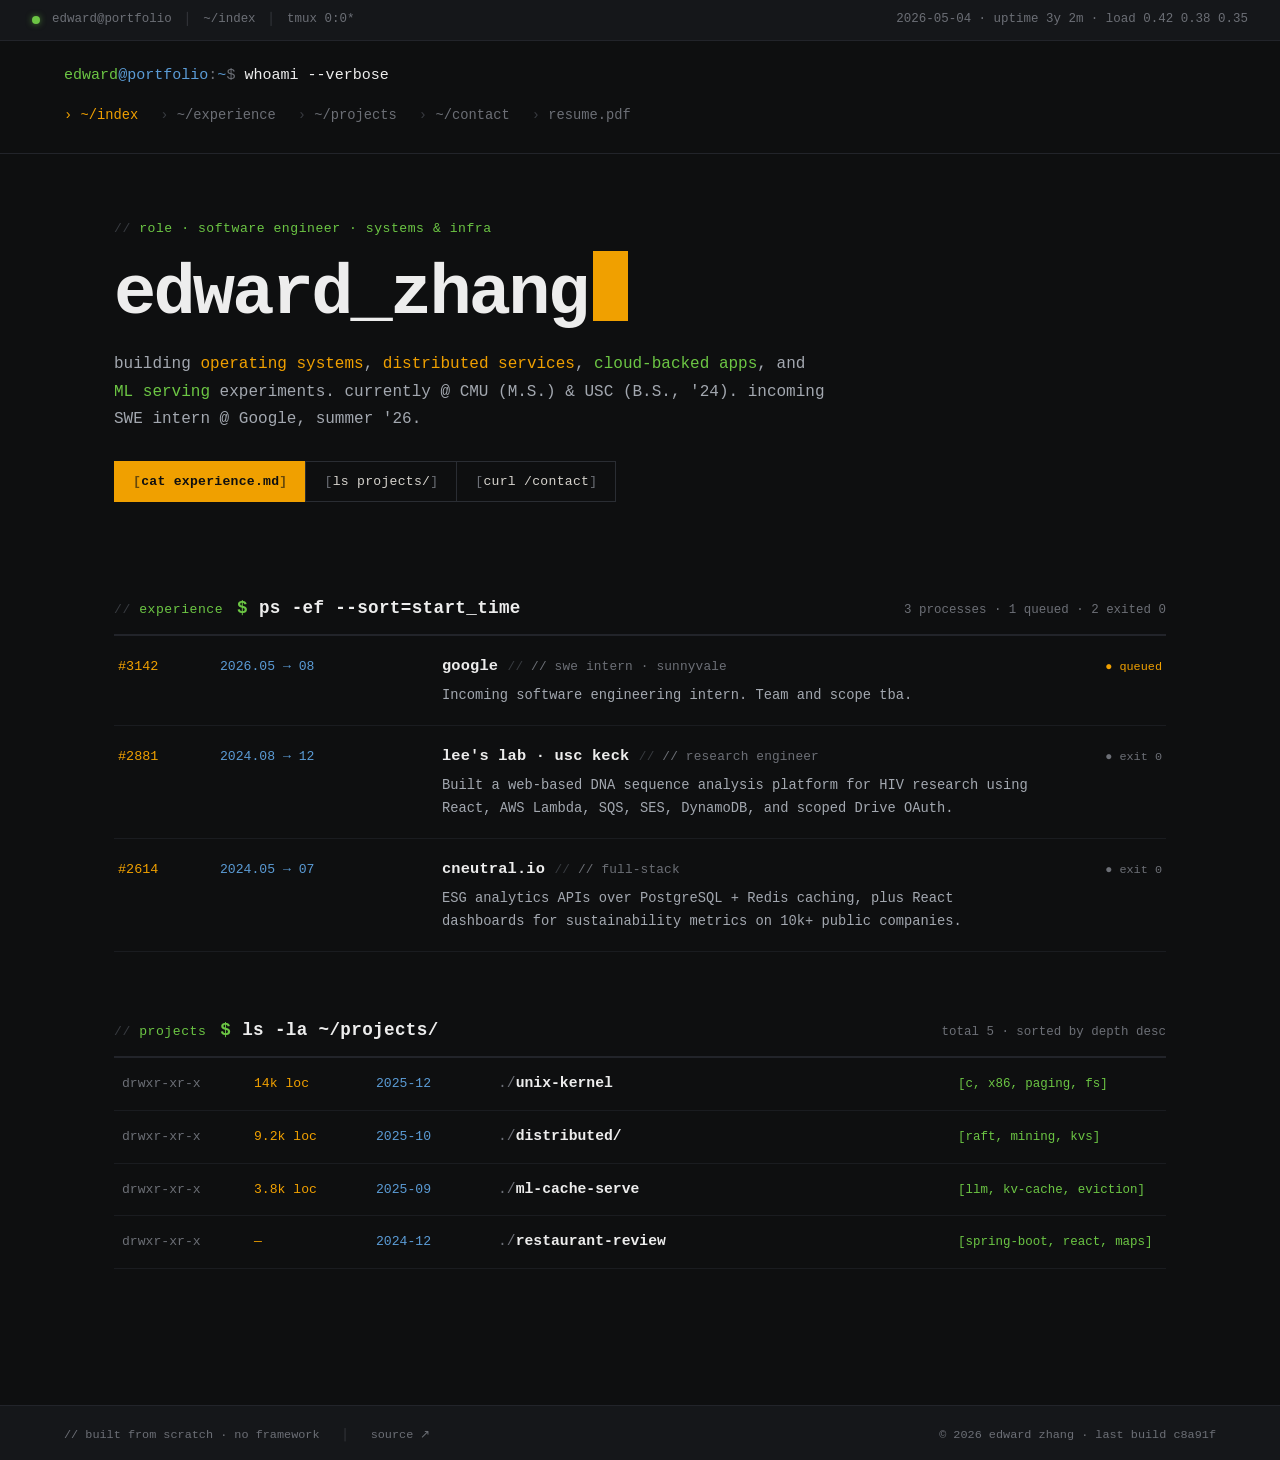
<file: index.html>
<!doctype html>
<html lang="en">
  <head>
    <meta charset="utf-8">
    <meta name="viewport" content="width=device-width, initial-scale=1">
    <meta
      name="description"
      content="Edward Zhang is a software engineer focused on operating systems, distributed systems, cloud infrastructure, and ML systems."
    >
    <title>edward@portfolio:~$ whoami</title>
    <link rel="stylesheet" href="styles.css">
  </head>
  <body>
    <div class="topbar">
      <span class="dot"></span>
      <span>edward@portfolio</span>
      <span class="sep">│</span>
      <span>~/index</span>
      <span class="sep hide-sm">│</span>
      <span class="hide-sm">tmux 0:0*</span>
      <span class="right">2026-05-04 · uptime 3y 2m · load 0.42 0.38 0.35</span>
    </div>

    <header class="site-header">
      <div class="prompt">
        <span class="u">edward</span><span class="p">@portfolio</span>:<span class="p">~</span>$ <span class="c">whoami --verbose</span>
      </div>
      <nav class="nav-links" aria-label="Primary navigation">
        <a class="active" href="index.html">~/index</a>
        <a href="experience.html">~/experience</a>
        <a href="projects.html">~/projects</a>
        <a href="contact.html">~/contact</a>
        <a href="assets/Edward_Zhang_Resume.pdf" target="_blank" rel="noreferrer">resume.pdf</a>
      </nav>
    </header>

    <main>
      <section class="intro">
        <p class="eyebrow">role · software engineer · systems &amp; infra</p>
        <h1>edward_zhang<span class="cursor"></span></h1>
        <p class="intro-lede">
          building <span class="k">operating systems</span>, <span class="k">distributed services</span>,
          <span class="s">cloud-backed apps</span>, and <span class="s">ML serving</span> experiments.
          currently @ CMU (M.S.) &amp; USC (B.S., '24). incoming SWE intern @ Google, summer '26.
        </p>
        <div class="link-row">
          <a class="button primary" href="experience.html">cat experience.md</a>
          <a class="button" href="projects.html">ls projects/</a>
          <a class="button" href="contact.html">curl /contact</a>
        </div>
      </section>

      <section class="section-block">
        <div class="section-heading">
          <p class="eyebrow">experience</p>
          <h2>ps -ef --sort=start_time</h2>
          <span class="meta-r">3 processes · 1 queued · 2 exited 0</span>
        </div>
        <div class="timeline">
          <article class="timeline-item">
            <p class="pid">3142</p>
            <p class="time">2026.05 → 08</p>
            <div>
              <h3>google <span class="role" style="display:inline">// swe intern · sunnyvale</span></h3>
              <p>Incoming software engineering intern. Team and scope tba.</p>
            </div>
            <p class="stat live">queued</p>
          </article>
          <article class="timeline-item">
            <p class="pid">2881</p>
            <p class="time">2024.08 → 12</p>
            <div>
              <h3>lee's lab · usc keck <span class="role" style="display:inline">// research engineer</span></h3>
              <p>Built a web-based DNA sequence analysis platform for HIV research using React, AWS Lambda, SQS, SES, DynamoDB, and scoped Drive OAuth.</p>
            </div>
            <p class="stat done">exit 0</p>
          </article>
          <article class="timeline-item">
            <p class="pid">2614</p>
            <p class="time">2024.05 → 07</p>
            <div>
              <h3>cneutral.io <span class="role" style="display:inline">// full-stack</span></h3>
              <p>ESG analytics APIs over PostgreSQL + Redis caching, plus React dashboards for sustainability metrics on 10k+ public companies.</p>
            </div>
            <p class="stat done">exit 0</p>
          </article>
        </div>
      </section>

      <section class="section-block">
        <div class="section-heading">
          <p class="eyebrow">projects</p>
          <h2>ls -la ~/projects/</h2>
          <span class="meta-r">total 5 · sorted by depth desc</span>
        </div>
        <div class="summary-grid">
          <a class="summary-card" href="projects.html#kernel">
            <span class="perm">drwxr-xr-x</span>
            <span class="sz">14k loc</span>
            <span class="dt">2025-12</span>
            <span class="nm">unix-kernel</span>
            <span class="tag">[c, x86, paging, fs]</span>
          </a>
          <a class="summary-card" href="projects.html#distributed">
            <span class="perm">drwxr-xr-x</span>
            <span class="sz">9.2k loc</span>
            <span class="dt">2025-10</span>
            <span class="nm">distributed/</span>
            <span class="tag">[raft, mining, kvs]</span>
          </a>
          <a class="summary-card" href="projects.html#mlsys">
            <span class="perm">drwxr-xr-x</span>
            <span class="sz">3.8k loc</span>
            <span class="dt">2025-09</span>
            <span class="nm">ml-cache-serve</span>
            <span class="tag">[llm, kv-cache, eviction]</span>
          </a>
          <a class="summary-card" href="projects.html">
            <span class="perm">drwxr-xr-x</span>
            <span class="sz">—</span>
            <span class="dt">2024-12</span>
            <span class="nm">restaurant-review</span>
            <span class="tag">[spring-boot, react, maps]</span>
          </a>
        </div>
      </section>
    </main>

    <footer class="site-footer">
      <span>// built from scratch · no framework</span>
      <span class="sep">│</span>
      <span><a href="https://github.com/EdwardZhang1108/EdwardZhang1108.github.io" target="_blank" rel="noreferrer">source ↗</a></span>
      <span class="right">© 2026 edward zhang · last build c8a91f</span>
    </footer>
  </body>
</html>
</file>
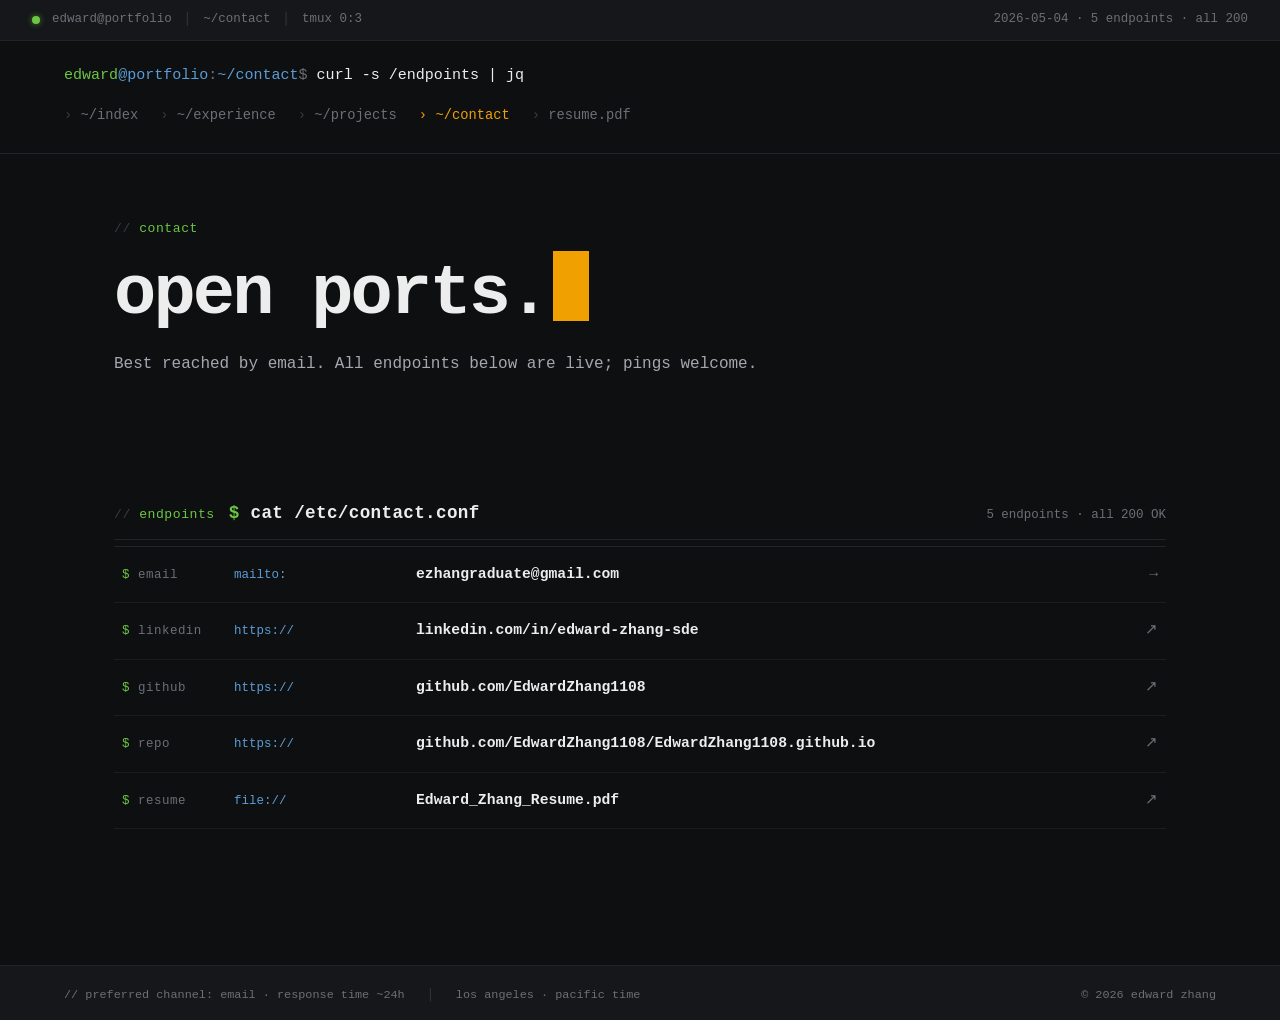
<file: contact.html>
<!doctype html>
<html lang="en">
  <head>
    <meta charset="utf-8">
    <meta name="viewport" content="width=device-width, initial-scale=1">
    <meta name="description" content="Contact links for Edward Zhang.">
    <title>edward@portfolio:~/contact$</title>
    <link rel="stylesheet" href="styles.css">
  </head>
  <body>
    <div class="topbar">
      <span class="dot"></span>
      <span>edward@portfolio</span>
      <span class="sep">│</span>
      <span>~/contact</span>
      <span class="sep hide-sm">│</span>
      <span class="hide-sm">tmux 0:3</span>
      <span class="right">2026-05-04 · 5 endpoints · all 200</span>
    </div>

    <header class="site-header">
      <div class="prompt">
        <span class="u">edward</span><span class="p">@portfolio</span>:<span class="p">~/contact</span>$ <span class="c">curl -s /endpoints | jq</span>
      </div>
      <nav class="nav-links" aria-label="Primary navigation">
        <a href="index.html">~/index</a>
        <a href="experience.html">~/experience</a>
        <a href="projects.html">~/projects</a>
        <a class="active" href="contact.html">~/contact</a>
        <a href="assets/Edward_Zhang_Resume.pdf" target="_blank" rel="noreferrer">resume.pdf</a>
      </nav>
    </header>

    <main>
      <section class="page-title">
        <p class="eyebrow">contact</p>
        <h1>open ports.<span class="cursor"></span></h1>
        <p>
          Best reached by email. All endpoints below are live; pings welcome.
        </p>
      </section>

      <section class="section-block">
        <div class="section-heading">
          <p class="eyebrow">endpoints</p>
          <h2>cat /etc/contact.conf</h2>
          <span class="meta-r">5 endpoints · all 200 OK</span>
        </div>
        <div class="contact-panel">
          <a href="mailto:ezhangraduate@gmail.com">
            <span>email</span>
            <span class="proto">mailto:</span>
            <strong>ezhangraduate@gmail.com</strong>
            <span class="arrow">→</span>
          </a>
          <a href="https://www.linkedin.com/in/edward-zhang-sde/" target="_blank" rel="noreferrer">
            <span>linkedin</span>
            <span class="proto">https://</span>
            <strong>linkedin.com/in/edward-zhang-sde</strong>
            <span class="arrow">↗</span>
          </a>
          <a href="https://github.com/EdwardZhang1108" target="_blank" rel="noreferrer">
            <span>github</span>
            <span class="proto">https://</span>
            <strong>github.com/EdwardZhang1108</strong>
            <span class="arrow">↗</span>
          </a>
          <a href="https://github.com/EdwardZhang1108/EdwardZhang1108.github.io" target="_blank" rel="noreferrer">
            <span>repo</span>
            <span class="proto">https://</span>
            <strong>github.com/EdwardZhang1108/EdwardZhang1108.github.io</strong>
            <span class="arrow">↗</span>
          </a>
          <a href="assets/Edward_Zhang_Resume.pdf" target="_blank" rel="noreferrer">
            <span>resume</span>
            <span class="proto">file://</span>
            <strong>Edward_Zhang_Resume.pdf</strong>
            <span class="arrow">↗</span>
          </a>
        </div>
      </section>
    </main>

    <footer class="site-footer">
      <span>// preferred channel: email · response time ~24h</span>
      <span class="sep">│</span>
      <span>los angeles · pacific time</span>
      <span class="right">© 2026 edward zhang</span>
    </footer>
  </body>
</html>
</file>
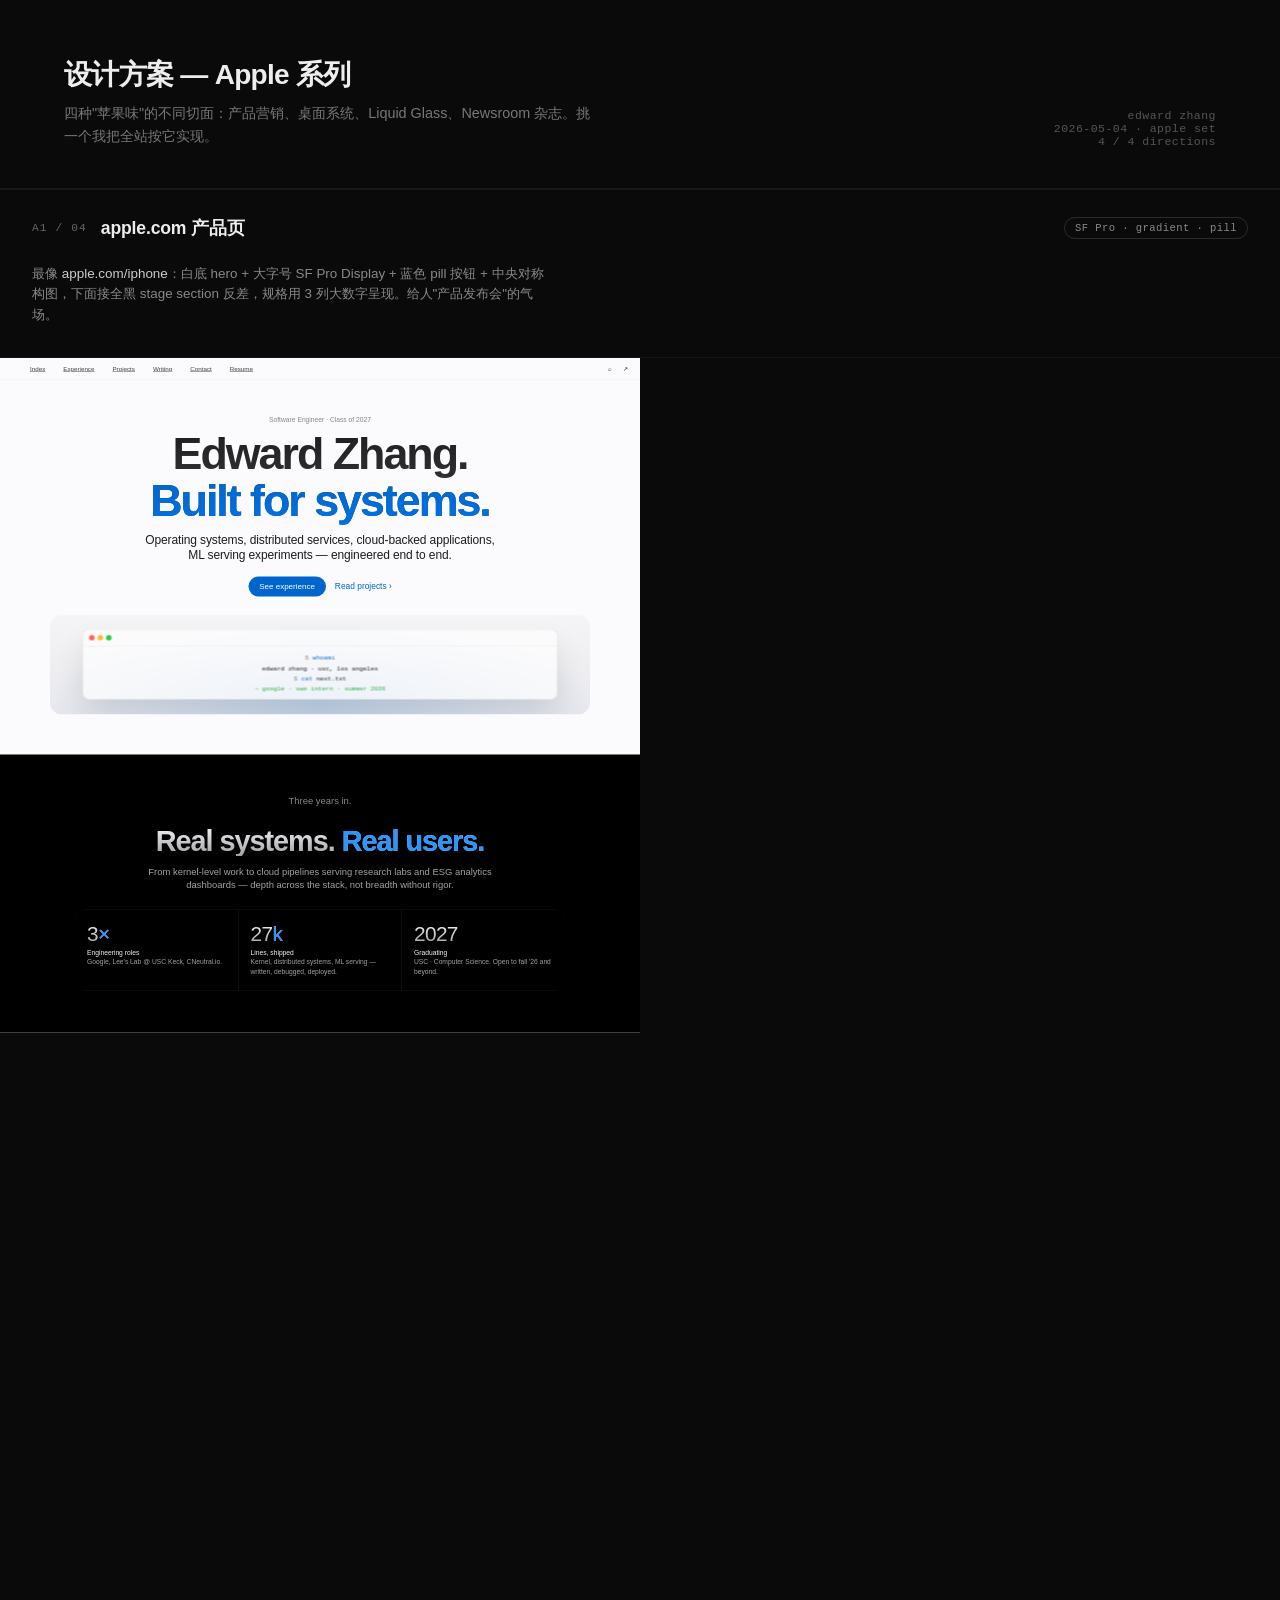
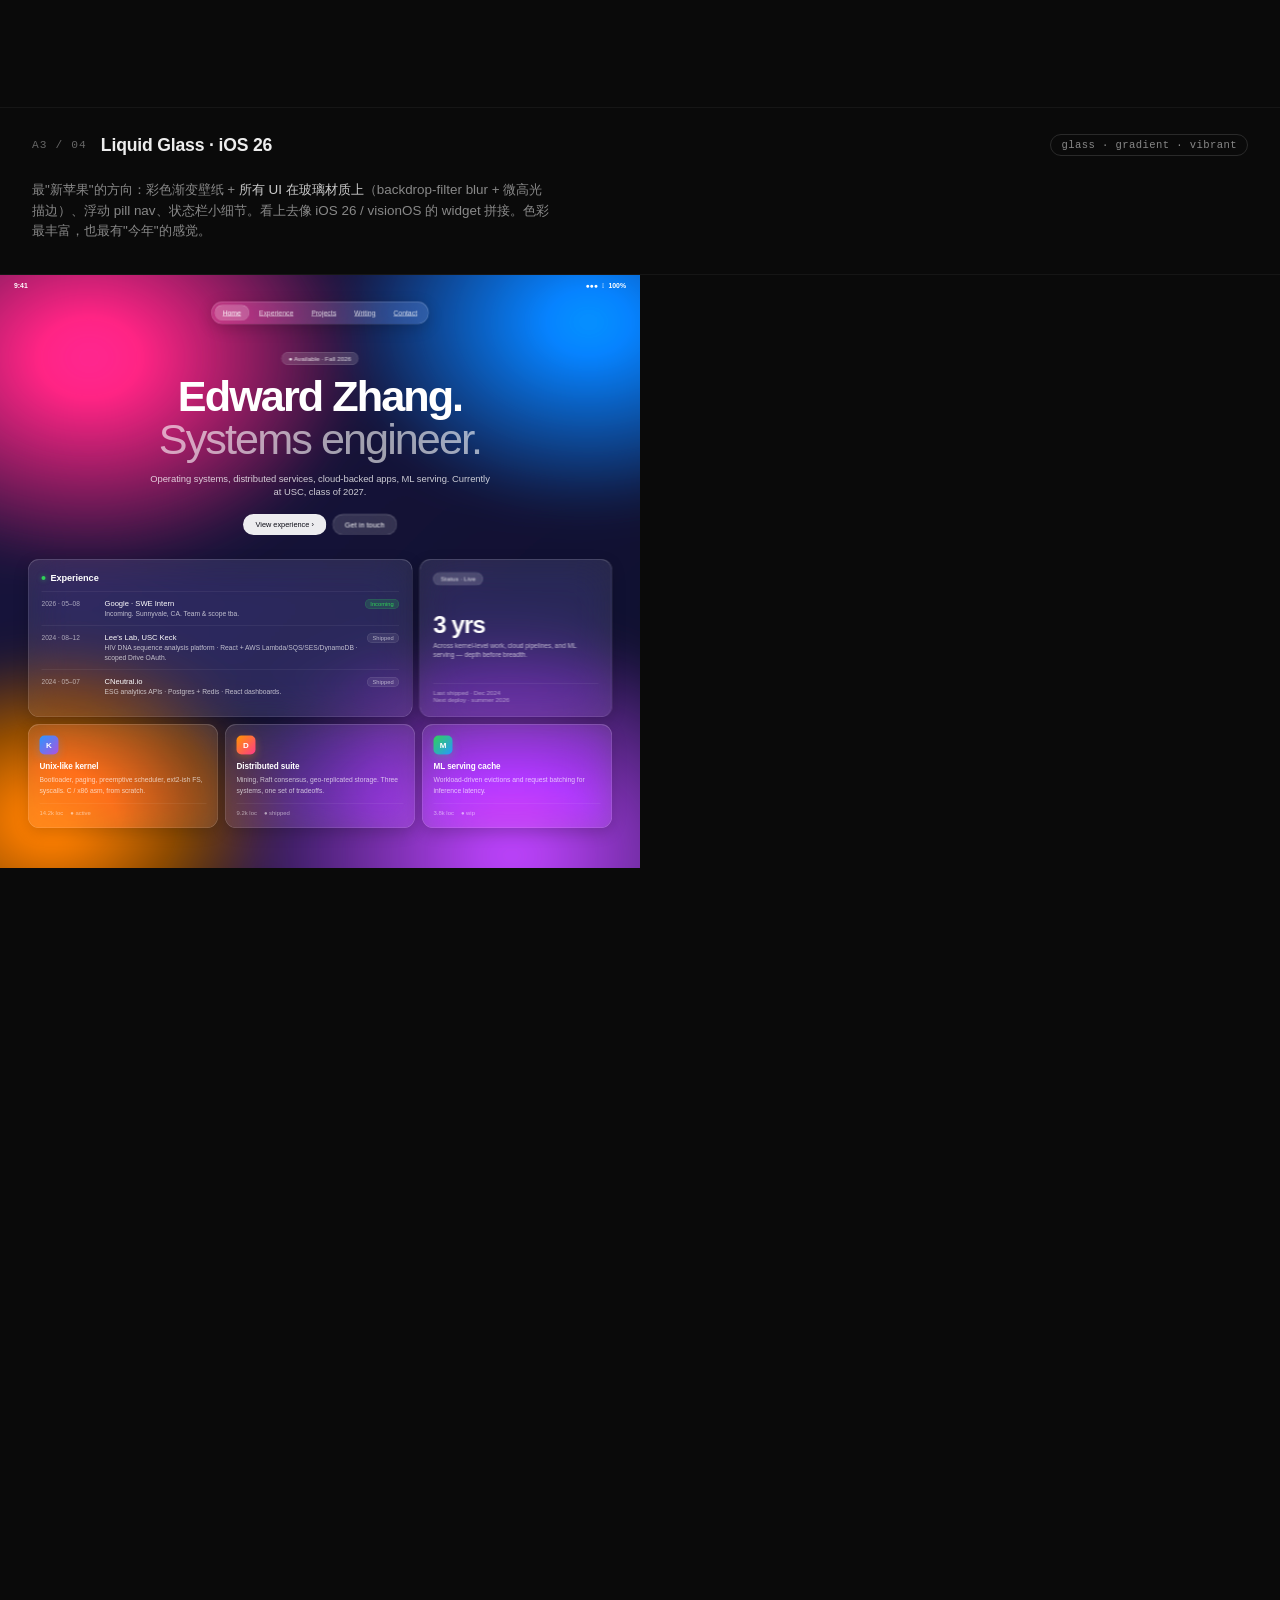
<file: design-showcase-apple.html>
<!doctype html>
<html lang="zh">
<head>
<meta charset="utf-8">
<meta name="viewport" content="width=device-width, initial-scale=1">
<title>设计方案 · Apple 系列</title>
<style>
/* ===================================================================
   SHELL
   =================================================================== */
*, *::before, *::after { box-sizing: border-box; }
html, body { margin: 0; padding: 0; }
body {
  background: #0a0a0a;
  color: #ededed;
  font-family: -apple-system, BlinkMacSystemFont, "SF Pro Text", "Inter", ui-sans-serif, sans-serif;
  -webkit-font-smoothing: antialiased;
}
.shell-head {
  padding: 56px 64px 40px;
  border-bottom: 1px solid #1a1a1a;
  display: flex; align-items: end; justify-content: space-between; gap: 32px;
}
.shell-head h1 {
  font-size: 1.75rem; margin: 0 0 8px;
  letter-spacing: -0.025em; font-weight: 600;
  font-family: -apple-system, "SF Pro Display", BlinkMacSystemFont, sans-serif;
}
.shell-head h1 em { font-style: normal; color: #888; font-weight: 400; }
.shell-head p { color: #777; margin: 0; font-size: 0.9rem; max-width: 540px; line-height: 1.6; }
.shell-head .meta {
  font-family: ui-monospace, "SF Mono", Menlo, monospace;
  font-size: 0.72rem; color: #555; text-align: right; letter-spacing: 0.04em;
}
.shell-grid {
  display: grid; grid-template-columns: repeat(2, 1fr);
  gap: 1px; background: #161616; border-top: 1px solid #161616;
}
.opt { background: #0a0a0a; display: flex; flex-direction: column; min-height: 560px; }
.opt-head { padding: 26px 32px 18px; display: flex; flex-direction: column; gap: 10px; }
.opt-row { display: flex; align-items: center; gap: 14px; }
.opt-num { font-family: ui-monospace, "SF Mono", Menlo, monospace; font-size: 0.7rem; color: #666; letter-spacing: 0.1em; }
.opt-title { font-size: 1.1rem; font-weight: 600; color: #ededed; letter-spacing: -0.01em; }
.opt-tag {
  margin-left: auto;
  font-family: ui-monospace, "SF Mono", Menlo, monospace;
  font-size: 0.66rem; color: #888;
  padding: 4px 10px; border: 1px solid #2a2a2a; border-radius: 100px; letter-spacing: 0.04em;
}
.opt-desc { font-size: 0.84rem; color: #888; line-height: 1.55; max-width: 520px; }
.opt-desc b { color: #ccc; font-weight: 500; }
.preview-frame { flex: 1; border-top: 1px solid #161616; height: 480px; overflow: hidden; position: relative; }
.preview-inner {
  width: 1280px;
  transform: scale(0.5);
  transform-origin: top left;
  pointer-events: none; user-select: none;
}

/* ===================================================================
   A1 · APPLE.COM PRODUCT PAGE
   black/white sectioning, huge SF Pro Display, blue pill buttons
   =================================================================== */
.a1 {
  background: #fbfbfd;
  color: #1d1d1f;
  font-family: -apple-system, "SF Pro Display", "SF Pro Text", BlinkMacSystemFont, sans-serif;
}
.a1 .hdr {
  position: sticky; top: 0;
  display: flex; align-items: center; justify-content: center; gap: 36px;
  padding: 0 24px; height: 44px;
  background: rgba(251,251,253,0.72);
  backdrop-filter: saturate(180%) blur(20px);
  -webkit-backdrop-filter: saturate(180%) blur(20px);
  border-bottom: 1px solid rgba(0,0,0,0.04);
  font-size: 0.78rem; color: #1d1d1f;
}
.a1 .hdr .apple { font-size: 1rem; }
.a1 .hdr a { color: #1d1d1f; opacity: 0.84; }
.a1 .hdr a:hover { opacity: 1; }
.a1 .hdr .right { margin-left: auto; display: flex; gap: 24px; }
.a1 .hero {
  text-align: center;
  padding: 72px 24px 40px;
}
.a1 .ey { font-size: 0.84rem; color: #86868b; margin: 0 0 12px; font-weight: 400; }
.a1 h1 {
  font-size: 5.6rem; line-height: 1.05; font-weight: 600;
  letter-spacing: -0.045em;
  margin: 0 0 18px;
  background: linear-gradient(180deg, #1d1d1f 0%, #424245 100%);
  -webkit-background-clip: text; -webkit-text-fill-color: transparent; background-clip: text;
}
.a1 h1 em {
  font-style: normal;
  background: linear-gradient(180deg, #06c 0%, #0071e3 100%);
  -webkit-background-clip: text; -webkit-text-fill-color: transparent; background-clip: text;
}
.a1 .sub { font-size: 1.5rem; color: #1d1d1f; max-width: 720px; margin: 0 auto 28px; line-height: 1.25; font-weight: 400; letter-spacing: -0.01em; }
.a1 .ctas { display: flex; justify-content: center; gap: 18px; align-items: center; }
.a1 .cta-link { color: #06c; font-size: 1.05rem; font-weight: 400; }
.a1 .cta-link::after { content: " ›"; }
.a1 .cta-pill {
  background: #06c; color: white;
  padding: 11px 22px; border-radius: 980px;
  font-size: 1rem; font-weight: 400;
}
.a1 .preview-img {
  margin: 36px auto 0; max-width: 1080px;
  height: 200px;
  border-radius: 24px;
  background:
    radial-gradient(800px 220px at 50% 90%, rgba(0,102,204,0.18), transparent 70%),
    linear-gradient(180deg, #f5f5f7 0%, #e8e8ed 100%);
  position: relative; overflow: hidden;
  display: grid; place-items: center;
}
.a1 .preview-img .term {
  width: 88%; height: 70%;
  background: rgba(255,255,255,0.7);
  backdrop-filter: blur(20px);
  border-radius: 14px;
  border: 1px solid rgba(0,0,0,0.06);
  box-shadow: 0 30px 60px rgba(0,0,0,0.1);
  display: grid; grid-template-rows: 32px 1fr;
}
.a1 .preview-img .term .bar {
  display: flex; align-items: center; gap: 6px;
  padding: 0 12px; border-bottom: 1px solid rgba(0,0,0,0.06);
}
.a1 .preview-img .term .bar i {
  display: inline-block; width: 11px; height: 11px; border-radius: 50%;
}
.a1 .preview-img .term .bar i:nth-child(1) { background: #ff5f57; }
.a1 .preview-img .term .bar i:nth-child(2) { background: #febc2e; }
.a1 .preview-img .term .bar i:nth-child(3) { background: #28c840; }
.a1 .preview-img .term .body {
  padding: 14px 16px;
  font-family: ui-monospace, "SF Mono", Menlo, monospace;
  font-size: 0.78rem; color: #1d1d1f;
  line-height: 1.65;
}
.a1 .preview-img .term .body .p { color: #86868b; }
.a1 .preview-img .term .body .g { color: #28a745; }
.a1 .preview-img .term .body .b { color: #06c; }

.a1 .dark {
  background: #000;
  color: #f5f5f7;
  text-align: center;
  padding: 80px 24px 84px;
  margin-top: 40px;
}
.a1 .dark .ey { color: #86868b; }
.a1 .dark h2 {
  font-size: 3.6rem; font-weight: 600; letter-spacing: -0.035em;
  margin: 0 0 18px; line-height: 1.05;
  background: linear-gradient(180deg, #f5f5f7 0%, #a1a1a6 100%);
  -webkit-background-clip: text; -webkit-text-fill-color: transparent; background-clip: text;
}
.a1 .dark h2 em { font-style: normal; color: #06c; background: none; -webkit-text-fill-color: #2997ff; }
.a1 .dark p { color: #a1a1a6; max-width: 700px; margin: 0 auto 36px; font-size: 1.18rem; line-height: 1.4; }
.a1 .specs {
  display: grid; grid-template-columns: repeat(3, 1fr);
  max-width: 980px; margin: 0 auto; gap: 1px;
  background: #1d1d1f; border-radius: 18px; overflow: hidden;
}
.a1 .specs .s { background: #000; padding: 28px 24px; text-align: left; }
.a1 .specs .num {
  font-size: 2.6rem; font-weight: 500; letter-spacing: -0.03em;
  background: linear-gradient(180deg, #f5f5f7 0%, #a1a1a6 100%);
  -webkit-background-clip: text; -webkit-text-fill-color: transparent; background-clip: text;
  line-height: 1; margin-bottom: 8px;
}
.a1 .specs .num em { font-style: normal; -webkit-text-fill-color: #2997ff; }
.a1 .specs .lbl { font-size: 0.84rem; color: #a1a1a6; line-height: 1.4; }
.a1 .specs .lbl b { color: #f5f5f7; font-weight: 500; }

/* ===================================================================
   A2 · MACOS SEQUOIA SIDEBAR
   window chrome, source list, vibrancy toolbar, segmented control
   =================================================================== */
.a2 {
  background: #e8e7e4;
  padding: 32px;
  font-family: -apple-system, "SF Pro Text", BlinkMacSystemFont, sans-serif;
  min-height: 860px;
}
.a2 .win {
  border-radius: 14px; overflow: hidden;
  background: #ffffff;
  box-shadow:
    0 0 0 0.5px rgba(0,0,0,0.18),
    0 30px 70px rgba(0,0,0,0.18),
    0 8px 16px rgba(0,0,0,0.08);
  display: grid;
  grid-template-columns: 240px 1fr;
  min-height: 760px;
}
.a2 .sidebar {
  background: rgba(228,228,232,0.5);
  backdrop-filter: blur(40px);
  border-right: 0.5px solid rgba(0,0,0,0.1);
  display: flex; flex-direction: column;
}
.a2 .sb-chrome {
  display: flex; align-items: center; gap: 8px;
  padding: 14px 14px 12px;
}
.a2 .sb-chrome i { display: inline-block; width: 12px; height: 12px; border-radius: 50%; }
.a2 .sb-chrome i:nth-child(1) { background: #ff5f57; box-shadow: inset 0 0 0 0.5px rgba(0,0,0,0.1); }
.a2 .sb-chrome i:nth-child(2) { background: #febc2e; box-shadow: inset 0 0 0 0.5px rgba(0,0,0,0.1); }
.a2 .sb-chrome i:nth-child(3) { background: #28c840; box-shadow: inset 0 0 0 0.5px rgba(0,0,0,0.1); }
.a2 .sb-search {
  margin: 6px 12px 18px;
  background: rgba(255,255,255,0.7);
  border: 0.5px solid rgba(0,0,0,0.12);
  border-radius: 6px;
  padding: 5px 10px;
  font-size: 0.82rem; color: #86868b;
  display: flex; align-items: center; gap: 6px;
}
.a2 .sb-search::before {
  content: "⌕"; font-size: 0.95rem; color: #86868b;
}
.a2 .sb-search .kbd { margin-left: auto; font-size: 0.74rem; color: #86868b; }
.a2 .sb-section { padding: 4px 8px; }
.a2 .sb-section h4 {
  font-size: 0.7rem; color: #6e6e73;
  text-transform: uppercase; letter-spacing: 0.04em;
  font-weight: 600; margin: 6px 8px 4px;
}
.a2 .sb-item {
  display: flex; align-items: center; gap: 8px;
  padding: 5px 10px; border-radius: 5px;
  font-size: 0.86rem; color: #1d1d1f;
  cursor: default;
}
.a2 .sb-item .ic {
  display: grid; place-items: center;
  width: 18px; height: 18px;
  font-size: 0.7rem; color: white;
  border-radius: 4px;
}
.a2 .sb-item.x { background: #006fe6; color: white; }
.a2 .sb-item.x .ic { background: rgba(255,255,255,0.25); }
.a2 .sb-item .ct { margin-left: auto; font-size: 0.74rem; color: #86868b; }
.a2 .sb-item.x .ct { color: rgba(255,255,255,0.8); }

.a2 .pane { display: flex; flex-direction: column; min-width: 0; }
.a2 .toolbar {
  height: 52px;
  background: rgba(255,255,255,0.78);
  backdrop-filter: saturate(180%) blur(30px);
  border-bottom: 0.5px solid rgba(0,0,0,0.1);
  display: flex; align-items: center; padding: 0 18px; gap: 12px;
}
.a2 .toolbar .nav-btn {
  width: 28px; height: 22px; display: grid; place-items: center;
  border-radius: 5px; color: #6e6e73; font-size: 0.92rem;
}
.a2 .toolbar .title { font-size: 0.92rem; font-weight: 600; }
.a2 .toolbar .sub { font-size: 0.78rem; color: #86868b; margin-left: 4px; }
.a2 .toolbar .seg {
  margin-left: auto;
  display: inline-flex; padding: 2px;
  background: rgba(120,120,128,0.18);
  border-radius: 7px;
}
.a2 .toolbar .seg span {
  padding: 4px 12px; font-size: 0.78rem; color: #1d1d1f;
  border-radius: 5px;
}
.a2 .toolbar .seg span.x {
  background: white; box-shadow: 0 1px 2px rgba(0,0,0,0.08), 0 0 0 0.5px rgba(0,0,0,0.04);
}
.a2 .content { padding: 28px 32px; overflow: hidden; }
.a2 .content h1 {
  font-size: 2rem; font-weight: 700;
  letter-spacing: -0.022em; margin: 0 0 4px;
  font-family: -apple-system, "SF Pro Display", sans-serif;
}
.a2 .content .sub1 { font-size: 0.95rem; color: #6e6e73; margin: 0 0 22px; }
.a2 .row {
  display: grid; grid-template-columns: 28px 1fr 160px 110px 90px;
  gap: 14px; align-items: center;
  padding: 12px 10px; border-radius: 8px;
  font-size: 0.88rem;
}
.a2 .row.head {
  font-size: 0.74rem; color: #6e6e73; text-transform: uppercase; letter-spacing: 0.04em;
  font-weight: 600; padding: 8px 10px;
  border-bottom: 0.5px solid rgba(0,0,0,0.1); border-radius: 0;
}
.a2 .row + .row:not(.head) { border-top: 0.5px solid rgba(0,0,0,0.06); }
.a2 .row .ic2 {
  width: 26px; height: 26px; border-radius: 6px;
  display: grid; place-items: center;
  font-size: 0.72rem; color: white; font-weight: 700;
}
.a2 .row .org { font-weight: 600; }
.a2 .row .org .role { font-weight: 400; color: #6e6e73; }
.a2 .row .yr { color: #6e6e73; font-feature-settings: "tnum"; font-size: 0.84rem; }
.a2 .row .tag {
  display: inline-block; padding: 2px 8px;
  border-radius: 5px; font-size: 0.74rem; font-weight: 500;
  background: rgba(120,120,128,0.16); color: #1d1d1f;
}
.a2 .row .tag.up { background: rgba(0,111,230,0.14); color: #006fe6; }
.a2 .row .stat { color: #6e6e73; font-size: 0.78rem; text-align: right; }

.a2 .group-h {
  margin: 18px 0 8px; font-size: 0.78rem;
  color: #6e6e73; font-weight: 600;
  text-transform: uppercase; letter-spacing: 0.04em;
  padding-left: 10px;
}

/* ===================================================================
   A3 · LIQUID GLASS / iOS 26
   colorful gradient backdrop, glass surfaces with blur, floating pill nav
   =================================================================== */
.a3 {
  font-family: -apple-system, "SF Pro Text", BlinkMacSystemFont, sans-serif;
  color: #fff;
  position: relative;
  min-height: 860px;
  background: #0a0a14;
  overflow: hidden;
}
.a3::before {
  content: ""; position: absolute; inset: -10%;
  background:
    radial-gradient(60% 50% at 20% 20%, #ff3b8a 0%, transparent 60%),
    radial-gradient(55% 45% at 85% 15%, #2997ff 0%, transparent 60%),
    radial-gradient(60% 50% at 75% 90%, #af52de 0%, transparent 65%),
    radial-gradient(50% 40% at 15% 85%, #ff9500 0%, transparent 60%),
    linear-gradient(135deg, #1a1635 0%, #0e1024 100%);
  filter: blur(40px) saturate(140%);
  z-index: 0;
}
.a3 > * { position: relative; z-index: 1; }
.a3 .statusbar {
  display: flex; justify-content: space-between; align-items: center;
  padding: 14px 28px 0;
  font-size: 0.86rem; font-weight: 600;
  font-feature-settings: "tnum";
}
.a3 .statusbar .right { display: flex; gap: 8px; align-items: center; }
.a3 .statusbar .right span { display: inline-block; }
.a3 .nav-pill {
  margin: 24px auto 0;
  display: inline-flex; align-items: center; gap: 4px;
  padding: 6px;
  background: rgba(255,255,255,0.14);
  backdrop-filter: blur(40px) saturate(180%);
  -webkit-backdrop-filter: blur(40px) saturate(180%);
  border: 0.5px solid rgba(255,255,255,0.22);
  border-radius: 100px;
  box-shadow: 0 8px 32px rgba(0,0,0,0.2), inset 0 1px 0 rgba(255,255,255,0.18);
  position: relative; left: 50%; transform: translateX(-50%);
}
.a3 .nav-pill a {
  padding: 8px 16px; border-radius: 100px;
  font-size: 0.86rem; color: rgba(255,255,255,0.84); font-weight: 500;
}
.a3 .nav-pill a.x {
  background: rgba(255,255,255,0.2);
  color: #fff;
  box-shadow: inset 0 1px 0 rgba(255,255,255,0.3), inset 0 0 0 0.5px rgba(255,255,255,0.18);
}
.a3 main { padding: 56px 56px 80px; }
.a3 .hero { text-align: center; margin-bottom: 48px; }
.a3 .ey {
  display: inline-block;
  padding: 5px 14px; border-radius: 100px;
  background: rgba(255,255,255,0.14);
  backdrop-filter: blur(30px);
  border: 0.5px solid rgba(255,255,255,0.2);
  font-size: 0.76rem; color: rgba(255,255,255,0.88);
  margin-bottom: 18px;
  letter-spacing: 0.02em;
}
.a3 h1 {
  font-family: -apple-system, "SF Pro Display", sans-serif;
  font-size: 5.4rem; font-weight: 600;
  letter-spacing: -0.045em; line-height: 1;
  margin: 0 0 22px;
  text-shadow: 0 1px 0 rgba(255,255,255,0.1);
}
.a3 h1 em { font-style: normal; opacity: 0.6; font-weight: 300; }
.a3 .sub {
  font-size: 1.18rem; color: rgba(255,255,255,0.78);
  max-width: 680px; margin: 0 auto 30px; line-height: 1.45;
  font-weight: 400; letter-spacing: -0.005em;
}
.a3 .btns { display: flex; justify-content: center; gap: 12px; }
.a3 .btn {
  padding: 12px 24px; border-radius: 100px;
  font-size: 0.92rem; font-weight: 500;
  background: rgba(255,255,255,0.14);
  backdrop-filter: blur(30px);
  border: 0.5px solid rgba(255,255,255,0.22);
  color: #fff;
  box-shadow: inset 0 1px 0 rgba(255,255,255,0.16);
}
.a3 .btn.x {
  background: rgba(255,255,255,0.92);
  color: #0a0a14;
  border-color: transparent;
}

.a3 .glass-grid {
  display: grid; grid-template-columns: 2fr 1fr; gap: 14px;
  margin-bottom: 14px;
}
.a3 .card {
  padding: 26px;
  background: rgba(255,255,255,0.1);
  backdrop-filter: blur(40px) saturate(160%);
  -webkit-backdrop-filter: blur(40px) saturate(160%);
  border: 0.5px solid rgba(255,255,255,0.2);
  border-radius: 22px;
  box-shadow:
    inset 0 1px 0 rgba(255,255,255,0.18),
    0 10px 30px rgba(0,0,0,0.18);
}
.a3 .card h3 {
  font-size: 1.15rem; font-weight: 600;
  margin: 0 0 16px; letter-spacing: -0.01em;
  display: flex; align-items: center; gap: 10px;
}
.a3 .card h3 .dot {
  display: inline-block; width: 8px; height: 8px; border-radius: 50%;
  background: #30d158; box-shadow: 0 0 10px rgba(48,209,88,0.6);
}
.a3 .exp-row {
  display: grid; grid-template-columns: 110px 1fr auto;
  gap: 16px; padding: 14px 0;
  border-top: 0.5px solid rgba(255,255,255,0.12);
  align-items: baseline;
}
.a3 .exp-row .yr { font-size: 0.82rem; color: rgba(255,255,255,0.6); font-feature-settings: "tnum"; }
.a3 .exp-row .org { font-size: 0.95rem; font-weight: 500; }
.a3 .exp-row .org .desc { display: block; font-size: 0.84rem; font-weight: 400; color: rgba(255,255,255,0.7); margin-top: 2px; line-height: 1.5; }
.a3 .exp-row .pill {
  font-size: 0.72rem; padding: 3px 10px; border-radius: 100px;
  background: rgba(48,209,88,0.18); color: #30d158;
  border: 0.5px solid rgba(48,209,88,0.3);
}
.a3 .exp-row .pill.dim { background: rgba(255,255,255,0.08); color: rgba(255,255,255,0.6); border-color: rgba(255,255,255,0.14); }

.a3 .stat-card { display: flex; flex-direction: column; justify-content: space-between; }
.a3 .stat-card .big {
  font-family: -apple-system, "SF Pro Display", sans-serif;
  font-size: 3rem; font-weight: 600;
  letter-spacing: -0.035em; line-height: 1;
  margin: 8px 0;
}
.a3 .stat-card .lbl { font-size: 0.82rem; color: rgba(255,255,255,0.7); line-height: 1.45; }

.a3 .proj-grid { display: grid; grid-template-columns: repeat(3, 1fr); gap: 14px; }
.a3 .proj { padding: 22px; }
.a3 .proj .ic {
  width: 38px; height: 38px; border-radius: 10px;
  background: linear-gradient(135deg, #2997ff, #af52de);
  margin-bottom: 14px;
  display: grid; place-items: center;
  font-size: 1rem; font-weight: 700; color: white;
  box-shadow: 0 6px 16px rgba(41,151,255,0.3);
}
.a3 .proj .ic.b { background: linear-gradient(135deg, #ff9500, #ff3b8a); box-shadow: 0 6px 16px rgba(255,149,0,0.3); }
.a3 .proj .ic.c { background: linear-gradient(135deg, #30d158, #2997ff); box-shadow: 0 6px 16px rgba(48,209,88,0.3); }
.a3 .proj h4 { font-size: 1.02rem; font-weight: 600; margin: 0 0 8px; letter-spacing: -0.01em; }
.a3 .proj p { font-size: 0.84rem; color: rgba(255,255,255,0.7); margin: 0; line-height: 1.55; }
.a3 .proj .meta {
  margin-top: 14px; padding-top: 12px;
  border-top: 0.5px solid rgba(255,255,255,0.12);
  font-size: 0.74rem; color: rgba(255,255,255,0.55);
  display: flex; gap: 14px;
}

/* ===================================================================
   A4 · APPLE NEWSROOM EDITORIAL
   white, NY serif, photo-led, magazine pacing
   =================================================================== */
.a4 {
  background: #ffffff;
  color: #1d1d1f;
  font-family: -apple-system, "SF Pro Text", BlinkMacSystemFont, sans-serif;
}
.a4 .hdr {
  display: grid; grid-template-columns: 1fr auto 1fr;
  align-items: center;
  padding: 20px 56px 18px;
  border-bottom: 0.5px solid #d2d2d7;
}
.a4 .hdr .left { font-size: 0.78rem; color: #86868b; letter-spacing: 0.04em; text-transform: uppercase; font-weight: 600; }
.a4 .hdr .brand {
  font-family: ui-serif, "New York", "Times New Roman", Georgia, serif;
  font-size: 1.4rem; font-weight: 500; letter-spacing: -0.01em;
}
.a4 .hdr .nav { display: flex; gap: 22px; justify-content: flex-end; font-size: 0.82rem; color: #1d1d1f; }
.a4 .hdr .nav a.x { color: #06c; }

.a4 .lead {
  display: grid; grid-template-columns: 1.1fr 1fr;
  gap: 0;
  border-bottom: 0.5px solid #d2d2d7;
}
.a4 .lead .text { padding: 56px 56px 56px 56px; align-self: center; }
.a4 .lead .ey {
  font-size: 0.76rem; color: #06c; font-weight: 600;
  letter-spacing: 0.06em; text-transform: uppercase;
  margin: 0 0 18px;
}
.a4 .lead h1 {
  font-family: ui-serif, "New York", "Times New Roman", Georgia, serif;
  font-size: 4.4rem; line-height: 1.04;
  font-weight: 500; letter-spacing: -0.022em;
  margin: 0 0 20px;
}
.a4 .lead h1 em { font-style: italic; color: #6e6e73; font-weight: 400; }
.a4 .lead .deck {
  font-size: 1.15rem; line-height: 1.5; color: #424245;
  max-width: 460px; margin: 0 0 28px;
}
.a4 .lead .by {
  font-size: 0.82rem; color: #86868b;
  border-top: 0.5px solid #d2d2d7;
  padding-top: 14px; max-width: 460px;
}
.a4 .lead .by b { color: #1d1d1f; font-weight: 600; }
.a4 .lead .img {
  background:
    radial-gradient(800px 400px at 30% 30%, rgba(0,102,204,0.18), transparent 60%),
    linear-gradient(135deg, #f5f5f7 0%, #d8dde6 100%);
  position: relative;
  display: grid; place-items: center;
}
.a4 .lead .img .device {
  width: 70%; aspect-ratio: 4 / 3;
  background: linear-gradient(180deg, #2c2c2e 0%, #1c1c1e 100%);
  border-radius: 12px;
  box-shadow: 0 30px 60px rgba(0,0,0,0.25);
  padding: 18px;
  font-family: ui-monospace, "SF Mono", Menlo, monospace;
  font-size: 0.74rem; color: #f5f5f7;
  line-height: 1.65;
}
.a4 .lead .img .device .p { color: #86868b; }
.a4 .lead .img .device .g { color: #30d158; }
.a4 .lead .img .device .b { color: #64d2ff; }
.a4 .lead .img .device .o { color: #ff9f0a; }

.a4 main { padding: 56px 56px 72px; }
.a4 .sec-head {
  display: flex; align-items: baseline; justify-content: space-between;
  border-bottom: 0.5px solid #d2d2d7;
  padding-bottom: 14px; margin-bottom: 28px;
}
.a4 .sec-head h2 {
  font-family: ui-serif, "New York", "Times New Roman", Georgia, serif;
  font-size: 2.2rem; font-weight: 500;
  letter-spacing: -0.018em; margin: 0;
}
.a4 .sec-head h2 em { font-style: italic; color: #6e6e73; }
.a4 .sec-head .more { font-size: 0.86rem; color: #06c; }
.a4 .sec-head .more::after { content: " ›"; }

.a4 .stories { display: grid; grid-template-columns: 1.4fr 1fr 1fr; gap: 28px; margin-bottom: 36px; }
.a4 .story .img2 {
  height: 160px; border-radius: 12px;
  margin-bottom: 14px; position: relative; overflow: hidden;
}
.a4 .story.a .img2 { background: linear-gradient(135deg, #1a1a1a 0%, #424245 100%); }
.a4 .story.b .img2 { background: linear-gradient(135deg, #06c 0%, #af52de 100%); }
.a4 .story.c .img2 { background: linear-gradient(135deg, #ff9500 0%, #ff3b30 100%); }
.a4 .story .img2 .tag {
  position: absolute; top: 12px; left: 12px;
  font-size: 0.7rem; padding: 3px 10px;
  background: rgba(255,255,255,0.94); color: #1d1d1f;
  border-radius: 100px; font-weight: 600;
  letter-spacing: 0.02em;
}
.a4 .story .img2 .ic-big {
  position: absolute; right: 18px; bottom: 12px;
  font-family: ui-serif, "New York", serif;
  font-size: 3rem; font-weight: 500;
  color: rgba(255,255,255,0.4); line-height: 1;
}
.a4 .story .ey2 { font-size: 0.74rem; color: #06c; font-weight: 600; letter-spacing: 0.06em; text-transform: uppercase; margin: 0 0 8px; }
.a4 .story h3 {
  font-family: ui-serif, "New York", "Times New Roman", Georgia, serif;
  font-size: 1.35rem; font-weight: 500;
  letter-spacing: -0.01em; line-height: 1.2;
  margin: 0 0 8px;
}
.a4 .story p { font-size: 0.92rem; color: #424245; line-height: 1.55; margin: 0 0 10px; }
.a4 .story .meta { font-size: 0.76rem; color: #86868b; }

.a4 .timeline {
  border-top: 0.5px solid #d2d2d7;
}
.a4 .tl-row {
  display: grid; grid-template-columns: 200px 1fr 180px;
  gap: 28px; padding: 22px 0;
  border-bottom: 0.5px solid #d2d2d7;
  align-items: baseline;
}
.a4 .tl-row .yr {
  font-family: ui-serif, "New York", serif;
  font-size: 1.4rem; font-weight: 500;
  font-feature-settings: "tnum";
  color: #1d1d1f;
  letter-spacing: -0.01em;
}
.a4 .tl-row .yr .month { display: block; font-size: 0.8rem; color: #86868b; margin-top: 2px; font-family: -apple-system, sans-serif; font-weight: 400; }
.a4 .tl-row h4 { font-size: 1.1rem; font-weight: 600; margin: 0 0 4px; letter-spacing: -0.005em; }
.a4 .tl-row p { font-size: 0.92rem; color: #424245; margin: 0; line-height: 1.55; }
.a4 .tl-row .right2 { font-size: 0.82rem; color: #86868b; text-align: right; }

</style>
</head>
<body>

<div class="shell-head">
  <div>
    <h1>设计方案 — Apple 系列</h1>
    <p>四种"苹果味"的不同切面：产品营销、桌面系统、Liquid Glass、Newsroom 杂志。挑一个我把全站按它实现。</p>
  </div>
  <div class="meta">
    edward zhang<br>
    2026-05-04 · apple set<br>
    4 / 4 directions
  </div>
</div>

<div class="shell-grid">

  <!-- ============================================================
       A1 · APPLE.COM PRODUCT PAGE
       ============================================================ -->
  <div class="opt">
    <div class="opt-head">
      <div class="opt-row">
        <span class="opt-num">A1 / 04</span>
        <span class="opt-title">apple.com 产品页</span>
        <span class="opt-tag">SF Pro · gradient · pill</span>
      </div>
      <p class="opt-desc">
        最像 <b>apple.com/iphone</b>：白底 hero + 大字号 SF Pro Display + 蓝色 pill 按钮 + 中央对称构图，下面接全黑 stage section 反差，规格用 3 列大数字呈现。给人"产品发布会"的气场。
      </p>
    </div>
    <div class="preview-frame">
      <div class="preview-inner a1">
        <header class="hdr">
          <span class="apple"></span>
          <a href="#">Index</a>
          <a href="#">Experience</a>
          <a href="#">Projects</a>
          <a href="#">Writing</a>
          <a href="#">Contact</a>
          <a href="#">Resume</a>
          <span class="right">
            <span>⌕</span>
            <span>↗</span>
          </span>
        </header>
        <section class="hero">
          <p class="ey">Software Engineer · Class of 2027</p>
          <h1>Edward Zhang.<br><em>Built for systems.</em></h1>
          <p class="sub">Operating systems, distributed services, cloud-backed applications, ML serving experiments — engineered end to end.</p>
          <div class="ctas">
            <span class="cta-pill">See experience</span>
            <span class="cta-link">Read projects</span>
          </div>
          <div class="preview-img">
            <div class="term">
              <div class="bar"><i></i><i></i><i></i></div>
              <div class="body">
<span class="p">$</span> <span class="b">whoami</span><br>
edward zhang · usc, los angeles<br>
<span class="p">$</span> <span class="b">cat</span> next.txt<br>
<span class="g">→ google · swe intern · summer 2026</span>
              </div>
            </div>
          </div>
        </section>
        <section class="dark">
          <p class="ey">Three years in.</p>
          <h2>Real systems. <em>Real users.</em></h2>
          <p>From kernel-level work to cloud pipelines serving research labs and ESG analytics dashboards — depth across the stack, not breadth without rigor.</p>
          <div class="specs">
            <div class="s">
              <div class="num">3<em>×</em></div>
              <div class="lbl"><b>Engineering roles</b><br>Google, Lee's Lab @ USC Keck, CNeutral.io.</div>
            </div>
            <div class="s">
              <div class="num">27<em>k</em></div>
              <div class="lbl"><b>Lines, shipped</b><br>Kernel, distributed systems, ML serving — written, debugged, deployed.</div>
            </div>
            <div class="s">
              <div class="num">2027</div>
              <div class="lbl"><b>Graduating</b><br>USC · Computer Science. Open to fall '26 and beyond.</div>
            </div>
          </div>
        </section>
      </div>
    </div>
  </div>

  <!-- ============================================================
       A2 · MACOS SEQUOIA SIDEBAR
       ============================================================ -->
  <div class="opt">
    <div class="opt-head">
      <div class="opt-row">
        <span class="opt-num">A2 / 04</span>
        <span class="opt-title">macOS Sequoia 边栏</span>
        <span class="opt-tag">window · source list · vibrancy</span>
      </div>
      <p class="opt-desc">
        把整个站当成一个 macOS app：<b>traffic light 窗口 chrome</b>、左侧 240px <b>Source List</b> 边栏 + Spotlight 搜索条、半透明 toolbar、segmented control 切视图、内容区像 Finder/Mail 列表。极强的"工程师工具"气质。
      </p>
    </div>
    <div class="preview-frame">
      <div class="preview-inner a2">
        <div class="win">
          <aside class="sidebar">
            <div class="sb-chrome"><i></i><i></i><i></i></div>
            <div class="sb-search">Search<span class="kbd">⌘F</span></div>
            <div class="sb-section">
              <h4>Favorites</h4>
              <div class="sb-item x">
                <span class="ic" style="background:#06c">⌂</span>
                <span>Index</span>
                <span class="ct">—</span>
              </div>
              <div class="sb-item">
                <span class="ic" style="background:#ff9500">▤</span>
                <span>Experience</span>
                <span class="ct">3</span>
              </div>
              <div class="sb-item">
                <span class="ic" style="background:#af52de">▦</span>
                <span>Projects</span>
                <span class="ct">7</span>
              </div>
              <div class="sb-item">
                <span class="ic" style="background:#30d158">✉</span>
                <span>Contact</span>
                <span class="ct">—</span>
              </div>
              <div class="sb-item">
                <span class="ic" style="background:#ff3b30">⤓</span>
                <span>Resume.pdf</span>
                <span class="ct">↗</span>
              </div>
            </div>
            <div class="sb-section">
              <h4>Tags</h4>
              <div class="sb-item">
                <span class="ic" style="background:#0a84ff">●</span>
                <span>systems</span>
                <span class="ct">5</span>
              </div>
              <div class="sb-item">
                <span class="ic" style="background:#bf5af2">●</span>
                <span>distributed</span>
                <span class="ct">3</span>
              </div>
              <div class="sb-item">
                <span class="ic" style="background:#30d158">●</span>
                <span>ml-sys</span>
                <span class="ct">2</span>
              </div>
            </div>
            <div class="sb-section">
              <h4>Smart Lists</h4>
              <div class="sb-item">
                <span class="ic" style="background:#86868b">⚙</span>
                <span>Recently shipped</span>
                <span class="ct">3</span>
              </div>
              <div class="sb-item">
                <span class="ic" style="background:#86868b">★</span>
                <span>Pinned</span>
                <span class="ct">2</span>
              </div>
            </div>
          </aside>
          <div class="pane">
            <div class="toolbar">
              <span class="nav-btn">‹</span>
              <span class="nav-btn">›</span>
              <span class="title">Index</span>
              <span class="sub">— Edward Zhang · Software Engineer</span>
              <div class="seg">
                <span class="x">List</span>
                <span>Card</span>
                <span>Timeline</span>
              </div>
            </div>
            <div class="content">
              <h1>Edward Zhang</h1>
              <p class="sub1">Systems &amp; infrastructure · USC class of 2027 · Los Angeles</p>

              <div class="row head">
                <span></span><span>Item</span><span>Period</span><span>Status</span><span>Tag</span>
              </div>

              <div class="group-h">Experience</div>
              <div class="row">
                <span class="ic2" style="background:#06c">G</span>
                <span class="org">Google <span class="role">— SWE Intern, Sunnyvale</span></span>
                <span class="yr">May → Aug 2026</span>
                <span><span class="tag up">Incoming</span></span>
                <span class="stat">systems</span>
              </div>
              <div class="row">
                <span class="ic2" style="background:#af52de">L</span>
                <span class="org">Lee's Lab @ USC Keck <span class="role">— Research Engineer</span></span>
                <span class="yr">Aug → Dec 2024</span>
                <span><span class="tag">Shipped</span></span>
                <span class="stat">cloud, react</span>
              </div>
              <div class="row">
                <span class="ic2" style="background:#30d158">C</span>
                <span class="org">CNeutral.io <span class="role">— Full-stack Engineer</span></span>
                <span class="yr">May → Jul 2024</span>
                <span><span class="tag">Shipped</span></span>
                <span class="stat">esg, postgres</span>
              </div>

              <div class="group-h">Projects</div>
              <div class="row">
                <span class="ic2" style="background:#1d1d1f">K</span>
                <span class="org">Unix-like kernel <span class="role">— bootloader, paging, scheduler, ext2-ish FS</span></span>
                <span class="yr">2025</span>
                <span><span class="tag up">Active</span></span>
                <span class="stat">c, x86</span>
              </div>
              <div class="row">
                <span class="ic2" style="background:#ff9500">D</span>
                <span class="org">Distributed systems suite <span class="role">— mining, Raft, geo-replication</span></span>
                <span class="yr">2025</span>
                <span><span class="tag">Shipped</span></span>
                <span class="stat">go, distributed</span>
              </div>
              <div class="row">
                <span class="ic2" style="background:#ff3b30">M</span>
                <span class="org">Cache-aware ML serving <span class="role">— evictions &amp; batching for inference</span></span>
                <span class="yr">2025</span>
                <span><span class="tag">WIP</span></span>
                <span class="stat">python, ml-sys</span>
              </div>
            </div>
          </div>
        </div>
      </div>
    </div>
  </div>

  <!-- ============================================================
       A3 · LIQUID GLASS / iOS 26
       ============================================================ -->
  <div class="opt">
    <div class="opt-head">
      <div class="opt-row">
        <span class="opt-num">A3 / 04</span>
        <span class="opt-title">Liquid Glass · iOS 26</span>
        <span class="opt-tag">glass · gradient · vibrant</span>
      </div>
      <p class="opt-desc">
        最"新苹果"的方向：彩色渐变壁纸 + <b>所有 UI 在玻璃材质上</b>（backdrop-filter blur + 微高光描边）、浮动 pill nav、状态栏小细节。看上去像 iOS 26 / visionOS 的 widget 拼接。色彩最丰富，也最有"今年"的感觉。
      </p>
    </div>
    <div class="preview-frame">
      <div class="preview-inner a3">
        <div class="statusbar">
          <span>9:41</span>
          <span class="right"><span>●●●</span><span>􀙇</span><span>100%</span></span>
        </div>
        <nav class="nav-pill">
          <a class="x" href="#">Home</a>
          <a href="#">Experience</a>
          <a href="#">Projects</a>
          <a href="#">Writing</a>
          <a href="#">Contact</a>
        </nav>
        <main>
          <section class="hero">
            <span class="ey">● Available · Fall 2026</span>
            <h1>Edward Zhang.<br><em>Systems engineer.</em></h1>
            <p class="sub">Operating systems, distributed services, cloud-backed apps, ML serving. Currently at USC, class of 2027.</p>
            <div class="btns">
              <span class="btn x">View experience ›</span>
              <span class="btn">Get in touch</span>
            </div>
          </section>

          <div class="glass-grid">
            <div class="card">
              <h3><span class="dot"></span> Experience</h3>
              <div class="exp-row">
                <span class="yr">2026 · 05–08</span>
                <span class="org">Google · SWE Intern<span class="desc">Incoming. Sunnyvale, CA. Team &amp; scope tba.</span></span>
                <span class="pill">Incoming</span>
              </div>
              <div class="exp-row">
                <span class="yr">2024 · 08–12</span>
                <span class="org">Lee's Lab, USC Keck<span class="desc">HIV DNA sequence analysis platform · React + AWS Lambda/SQS/SES/DynamoDB · scoped Drive OAuth.</span></span>
                <span class="pill dim">Shipped</span>
              </div>
              <div class="exp-row">
                <span class="yr">2024 · 05–07</span>
                <span class="org">CNeutral.io<span class="desc">ESG analytics APIs · Postgres + Redis · React dashboards.</span></span>
                <span class="pill dim">Shipped</span>
              </div>
            </div>
            <div class="card stat-card">
              <span class="ey" style="margin: 0; align-self: flex-start;">Status · Live</span>
              <div>
                <div class="big">3 yrs</div>
                <div class="lbl">Across kernel-level work, cloud pipelines, and ML serving — depth before breadth.</div>
              </div>
              <div style="font-size: 0.78rem; color: rgba(255,255,255,0.55); border-top: 0.5px solid rgba(255,255,255,0.12); padding-top: 12px;">
                Last shipped · Dec 2024<br>
                Next deploy · summer 2026
              </div>
            </div>
          </div>

          <div class="proj-grid">
            <div class="card proj">
              <span class="ic">K</span>
              <h4>Unix-like kernel</h4>
              <p>Bootloader, paging, preemptive scheduler, ext2-ish FS, syscalls. C / x86 asm, from scratch.</p>
              <div class="meta"><span>14.2k loc</span><span>● active</span></div>
            </div>
            <div class="card proj">
              <span class="ic b">D</span>
              <h4>Distributed suite</h4>
              <p>Mining, Raft consensus, geo-replicated storage. Three systems, one set of tradeoffs.</p>
              <div class="meta"><span>9.2k loc</span><span>● shipped</span></div>
            </div>
            <div class="card proj">
              <span class="ic c">M</span>
              <h4>ML serving cache</h4>
              <p>Workload-driven evictions and request batching for inference latency.</p>
              <div class="meta"><span>3.8k loc</span><span>● wip</span></div>
            </div>
          </div>
        </main>
      </div>
    </div>
  </div>

  <!-- ============================================================
       A4 · APPLE NEWSROOM EDITORIAL
       ============================================================ -->
  <div class="opt">
    <div class="opt-head">
      <div class="opt-row">
        <span class="opt-num">A4 / 04</span>
        <span class="opt-title">Apple Newsroom 杂志</span>
        <span class="opt-tag">New York serif · photo-led</span>
      </div>
      <p class="opt-desc">
        参考 <b>apple.com/newsroom</b>：白底 + <b>New York 衬线大标题</b> + SF Pro 元信息 + photo-led 卡片，hero 是 1.1:1 的图文对开（图片用渐变色块+终端窗口 mock）。Editorial 节奏感最强，最像出版物。
      </p>
    </div>
    <div class="preview-frame">
      <div class="preview-inner a4">
        <header class="hdr">
          <div class="left">Updates · 2026</div>
          <div class="brand">Edward Zhang</div>
          <nav class="nav">
            <a class="x" href="#">Latest</a>
            <a href="#">Work</a>
            <a href="#">Projects</a>
            <a href="#">About</a>
            <a href="#">⌕</a>
          </nav>
        </header>

        <section class="lead">
          <div class="text">
            <p class="ey">Feature · Software Engineering</p>
            <h1>An undergraduate <em>building systems</em> end to end.</h1>
            <p class="deck">From a Unix-like kernel written in C and x86 assembly, to research-lab cloud pipelines, to experiments in ML serving — three years of depth across the stack.</p>
            <p class="by"><b>Edward Zhang</b> · USC, Class of 2027 · Los Angeles, CA · Incoming SWE intern at Google, Summer 2026</p>
          </div>
          <div class="img">
            <div class="device">
<span class="p">$</span> <span class="b">whoami</span><br>
edward zhang · usc<br>
<span class="p">$</span> <span class="b">cat</span> focus.txt<br>
<span class="g">systems · distributed</span><br>
<span class="o">cloud · ml-serving</span><br>
<span class="p">$</span> <span class="b">cd</span> ~/projects<br>
<span class="p">$</span> <span class="b">ls</span><br>
kernel/  distributed/  ml-cache/<br>
<span class="p">$</span> <span class="b">_</span>
            </div>
          </div>
        </section>

        <main>
          <div class="sec-head">
            <h2>Selected <em>work</em></h2>
            <span class="more">View all projects</span>
          </div>
          <div class="stories">
            <article class="story a">
              <div class="img2"><span class="tag">Systems</span><span class="ic-big">K</span></div>
              <p class="ey2">Operating Systems</p>
              <h3>A Unix-like kernel, written from scratch.</h3>
              <p>Bootloader, paging, preemptive scheduler, ext2-ish filesystem, and a syscall interface — all in C and x86 assembly.</p>
              <div class="meta">14.2k loc · active · 2025</div>
            </article>
            <article class="story b">
              <div class="img2"><span class="tag">Distributed</span><span class="ic-big">D</span></div>
              <p class="ey2">Distributed</p>
              <h3>Three systems on consensus and replication.</h3>
              <p>Mining, Raft, and geo-replicated storage — exploring the tradeoffs between consistency and availability.</p>
              <div class="meta">9.2k loc · shipped</div>
            </article>
            <article class="story c">
              <div class="img2"><span class="tag">ML Sys</span><span class="ic-big">M</span></div>
              <p class="ey2">Machine Learning</p>
              <h3>Cache-aware serving experiments.</h3>
              <p>Workload-driven evictions and request batching to drive down inference latency at the edge.</p>
              <div class="meta">3.8k loc · wip</div>
            </article>
          </div>

          <div class="sec-head">
            <h2>Where I've <em>worked</em></h2>
            <span class="more">Full timeline</span>
          </div>
          <div class="timeline">
            <div class="tl-row">
              <span class="yr">2026<span class="month">May → August</span></span>
              <div>
                <h4>Google — Software Engineer Intern</h4>
                <p>Incoming for the summer in Sunnyvale. Specifics will be filled in once I'm there.</p>
              </div>
              <span class="right2">Sunnyvale, CA<br>Incoming</span>
            </div>
            <div class="tl-row">
              <span class="yr">2024<span class="month">Aug → December</span></span>
              <div>
                <h4>Lee's Lab — USC Keck School of Medicine</h4>
                <p>Built a web platform for HIV DNA sequence analysis: React, AWS Lambda + SQS + SES + DynamoDB, scoped Drive OAuth.</p>
              </div>
              <span class="right2">Los Angeles, CA<br>Shipped</span>
            </div>
            <div class="tl-row">
              <span class="yr">2024<span class="month">May → July</span></span>
              <div>
                <h4>CNeutral.io — Full-stack Engineer</h4>
                <p>ESG analytics APIs over Postgres with Redis caching, plus React dashboards for sustainability metrics.</p>
              </div>
              <span class="right2">Remote<br>Shipped</span>
            </div>
          </div>
        </main>
      </div>
    </div>
  </div>

</div>

</body>
</html>
</file>
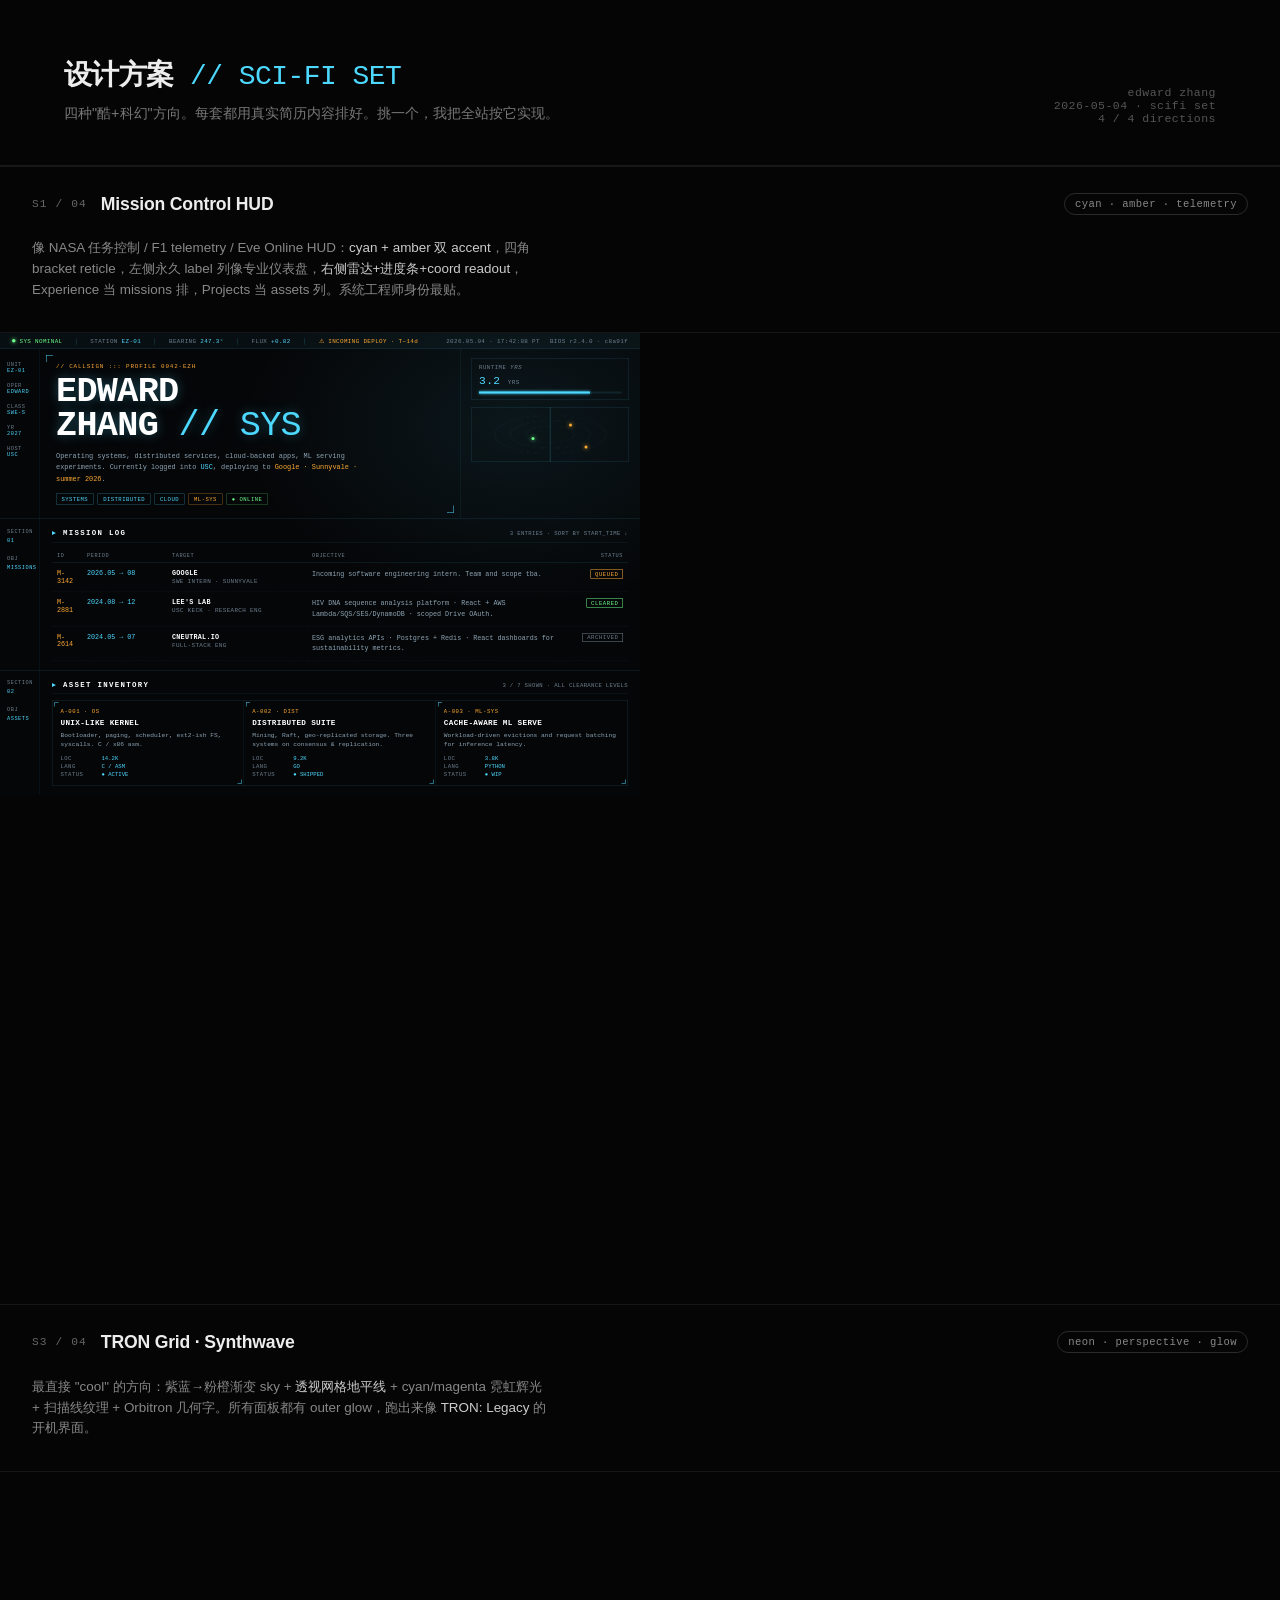
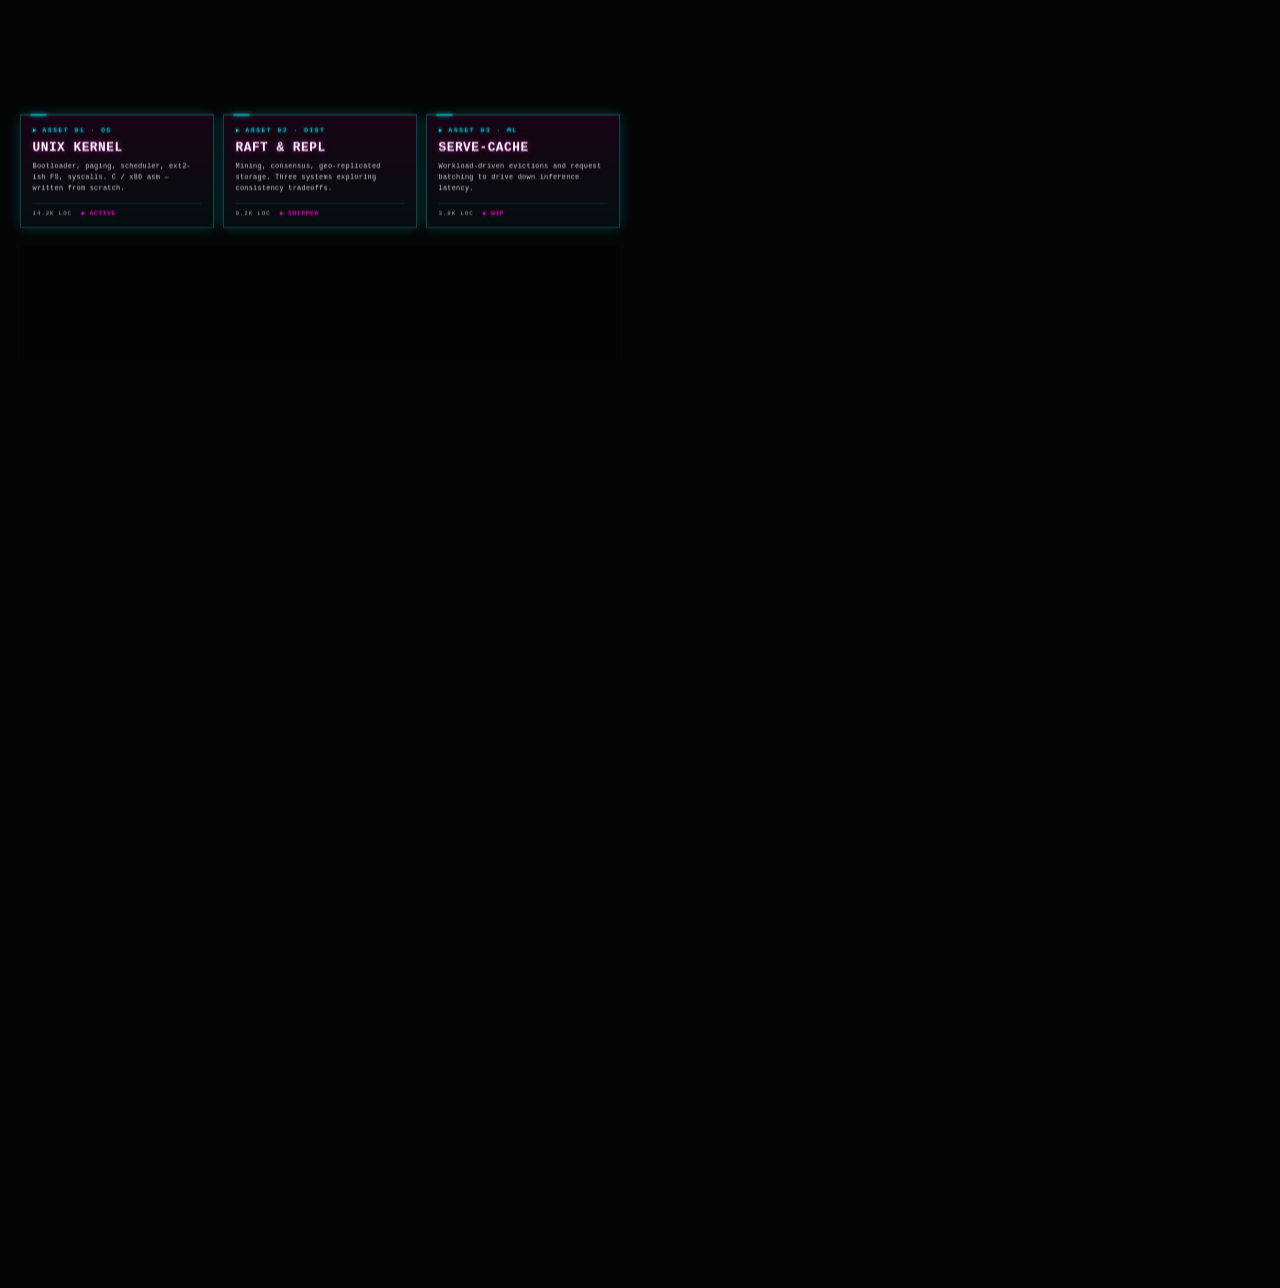
<file: design-showcase-scifi.html>
<!doctype html>
<html lang="zh">
<head>
<meta charset="utf-8">
<meta name="viewport" content="width=device-width, initial-scale=1">
<title>设计方案 · Sci-Fi 系列</title>
<style>
/* ===================================================================
   SHELL
   =================================================================== */
*, *::before, *::after { box-sizing: border-box; }
html, body { margin: 0; padding: 0; }
body {
  background: #050505;
  color: #ededed;
  font-family: ui-sans-serif, -apple-system, "Inter", sans-serif;
  -webkit-font-smoothing: antialiased;
}
.shell-head {
  padding: 56px 64px 40px;
  border-bottom: 1px solid #1a1a1a;
  display: flex; align-items: end; justify-content: space-between; gap: 32px;
}
.shell-head h1 {
  font-size: 1.75rem; margin: 0 0 8px;
  letter-spacing: -0.02em; font-weight: 700;
  font-family: ui-monospace, "JetBrains Mono", "SF Mono", monospace;
  text-transform: uppercase;
}
.shell-head h1 em { font-style: normal; color: #4dd9ff; font-weight: 400; }
.shell-head p { color: #777; margin: 0; font-size: 0.9rem; max-width: 540px; line-height: 1.6; }
.shell-head .meta {
  font-family: ui-monospace, "SF Mono", Menlo, monospace;
  font-size: 0.72rem; color: #555; text-align: right; letter-spacing: 0.04em;
}
.shell-grid { display: grid; grid-template-columns: repeat(2, 1fr); gap: 1px; background: #161616; border-top: 1px solid #161616; }
.opt { background: #050505; display: flex; flex-direction: column; min-height: 560px; }
.opt-head { padding: 26px 32px 18px; display: flex; flex-direction: column; gap: 10px; }
.opt-row { display: flex; align-items: center; gap: 14px; }
.opt-num { font-family: ui-monospace, monospace; font-size: 0.7rem; color: #666; letter-spacing: 0.1em; }
.opt-title { font-size: 1.1rem; font-weight: 600; color: #ededed; letter-spacing: -0.01em; }
.opt-tag {
  margin-left: auto; font-family: ui-monospace, monospace; font-size: 0.66rem; color: #888;
  padding: 4px 10px; border: 1px solid #2a2a2a; border-radius: 100px; letter-spacing: 0.04em;
}
.opt-desc { font-size: 0.84rem; color: #888; line-height: 1.55; max-width: 520px; }
.opt-desc b { color: #ccc; font-weight: 500; }
.preview-frame { flex: 1; border-top: 1px solid #161616; height: 480px; overflow: hidden; position: relative; }
.preview-inner { width: 1280px; transform: scale(0.5); transform-origin: top left; pointer-events: none; user-select: none; }

/* ===================================================================
   S1 · MISSION CONTROL HUD
   =================================================================== */
.s1 {
  background:
    linear-gradient(rgba(77,217,255,0.025) 1px, transparent 1px) 0 0/100% 24px,
    linear-gradient(90deg, rgba(77,217,255,0.025) 1px, transparent 1px) 0 0/24px 100%,
    radial-gradient(900px 600px at 80% 20%, rgba(77,217,255,0.08), transparent 60%),
    #050608;
  color: #c9d8e0;
  font-family: "JetBrains Mono", ui-monospace, "SF Mono", Menlo, monospace;
  font-size: 13px;
  position: relative;
  min-height: 860px;
  --cy: #4dd9ff;
  --am: #ffaa33;
  --gn: #6cff8a;
  --rd: #ff4d6d;
}
.s1 .topband {
  display: flex; align-items: center; gap: 24px;
  padding: 8px 24px;
  background: rgba(77,217,255,0.04);
  border-bottom: 1px solid rgba(77,217,255,0.18);
  font-size: 0.74rem; color: #6e8090; letter-spacing: 0.06em;
}
.s1 .topband .live {
  display: inline-flex; align-items: center; gap: 8px;
  color: var(--gn);
}
.s1 .topband .live::before {
  content: ""; width: 7px; height: 7px; border-radius: 50%;
  background: var(--gn); box-shadow: 0 0 8px var(--gn);
  animation: pulse 1.4s infinite;
}
@keyframes pulse { 50% { opacity: 0.4; } }
.s1 .topband .sep { color: rgba(77,217,255,0.3); }
.s1 .topband .right { margin-left: auto; display: flex; gap: 20px; }
.s1 .topband em { font-style: normal; color: var(--cy); }
.s1 .topband .alert { color: var(--am); }

.s1 .mast {
  display: grid; grid-template-columns: 80px 1fr 360px;
  gap: 0;
  border-bottom: 1px solid rgba(77,217,255,0.18);
}
.s1 .mast .lbl-col {
  border-right: 1px solid rgba(77,217,255,0.12);
  padding: 24px 14px;
  display: flex; flex-direction: column; gap: 18px;
  font-size: 0.66rem; color: #6e8090;
  letter-spacing: 0.1em;
}
.s1 .mast .lbl-col span { display: block; }
.s1 .mast .lbl-col em { font-style: normal; color: var(--cy); display: block; }

.s1 .mast .center { padding: 28px 32px; position: relative; }
.s1 .mast .center::before, .s1 .mast .center::after {
  content: ""; position: absolute;
  width: 14px; height: 14px;
  border: 1px solid var(--cy);
}
.s1 .mast .center::before { top: 12px; left: 12px; border-right: 0; border-bottom: 0; }
.s1 .mast .center::after { bottom: 12px; right: 12px; border-left: 0; border-top: 0; }
.s1 .mast .desig { font-size: 0.74rem; color: var(--am); letter-spacing: 0.14em; margin-bottom: 10px; }
.s1 .mast h1 {
  font-size: 4.4rem; line-height: 0.96; font-weight: 700;
  letter-spacing: -0.02em; margin: 0 0 16px;
  color: #fff; text-transform: uppercase;
  text-shadow: 0 0 24px rgba(77,217,255,0.35);
}
.s1 .mast h1 em { font-style: normal; color: var(--cy); font-weight: 400; }
.s1 .mast .lede {
  font-size: 0.86rem; color: #8da4b3;
  max-width: 640px; line-height: 1.65; margin: 0 0 18px;
}
.s1 .mast .lede b { color: var(--cy); font-weight: 500; }
.s1 .mast .lede em { font-style: normal; color: var(--am); }
.s1 .mast .badges { display: flex; gap: 8px; flex-wrap: wrap; }
.s1 .mast .badges span {
  padding: 4px 10px; font-size: 0.7rem; letter-spacing: 0.08em;
  border: 1px solid rgba(77,217,255,0.4); color: var(--cy);
}
.s1 .mast .badges span.am { border-color: rgba(255,170,51,0.5); color: var(--am); }
.s1 .mast .badges span.gn { border-color: rgba(108,255,138,0.4); color: var(--gn); }

.s1 .mast .right-pane {
  border-left: 1px solid rgba(77,217,255,0.12);
  padding: 18px 22px;
  display: flex; flex-direction: column; gap: 14px;
}
.s1 .mast .right-pane .blk { border: 1px solid rgba(77,217,255,0.18); padding: 12px 14px; position: relative; }
.s1 .mast .right-pane .blk h4 { font-size: 0.7rem; color: #6e8090; letter-spacing: 0.1em; margin: 0 0 8px; font-weight: 400; }
.s1 .mast .right-pane .blk .v { font-size: 1.4rem; color: var(--cy); letter-spacing: 0.04em; }
.s1 .mast .right-pane .blk .v em { font-style: normal; color: #6e8090; font-size: 0.74rem; }
.s1 .mast .right-pane .blk .bar {
  margin-top: 8px; height: 4px;
  background: rgba(77,217,255,0.1);
  position: relative;
}
.s1 .mast .right-pane .blk .bar::after {
  content: ""; position: absolute; left: 0; top: 0; height: 100%;
  width: 78%; background: var(--cy); box-shadow: 0 0 6px var(--cy);
}

.s1 .radar {
  position: relative; height: 110px;
  border: 1px solid rgba(77,217,255,0.18);
  background:
    radial-gradient(closest-side at 50% 50%, transparent 30%, rgba(77,217,255,0.06) 31%, transparent 32%),
    radial-gradient(closest-side at 50% 50%, transparent 50%, rgba(77,217,255,0.06) 51%, transparent 52%),
    radial-gradient(closest-side at 50% 50%, transparent 70%, rgba(77,217,255,0.06) 71%, transparent 72%),
    linear-gradient(0deg, transparent 49.6%, rgba(77,217,255,0.18) 50%, transparent 50.4%),
    linear-gradient(90deg, transparent 49.6%, rgba(77,217,255,0.18) 50%, transparent 50.4%);
  overflow: hidden;
}
.s1 .radar .blip { position: absolute; width: 6px; height: 6px; border-radius: 50%; background: var(--am); box-shadow: 0 0 8px var(--am); }

.s1 .grid-section {
  display: grid; grid-template-columns: 80px 1fr;
  border-bottom: 1px solid rgba(77,217,255,0.18);
}
.s1 .grid-section .sl {
  border-right: 1px solid rgba(77,217,255,0.12);
  padding: 18px 14px;
  font-size: 0.66rem; color: #6e8090; letter-spacing: 0.1em;
}
.s1 .grid-section .sl em { font-style: normal; color: var(--cy); display: block; margin-top: 6px; }
.s1 .grid-section .sc { padding: 18px 24px; }
.s1 .sec-h {
  display: flex; align-items: baseline; gap: 14px;
  border-bottom: 1px solid rgba(77,217,255,0.12);
  padding-bottom: 10px; margin-bottom: 12px;
}
.s1 .sec-h h2 {
  font-size: 0.92rem; margin: 0; color: #fff;
  letter-spacing: 0.18em; text-transform: uppercase; font-weight: 600;
}
.s1 .sec-h h2::before { content: "▸ "; color: var(--cy); }
.s1 .sec-h .meta-r { margin-left: auto; font-size: 0.7rem; color: #6e8090; letter-spacing: 0.06em; }

.s1 .miss {
  width: 100%; border-collapse: collapse; font-size: 0.84rem;
}
.s1 .miss th {
  text-align: left; padding: 8px 10px;
  color: #6e8090; letter-spacing: 0.1em;
  font-weight: 400; font-size: 0.66rem;
  border-bottom: 1px solid rgba(77,217,255,0.18);
}
.s1 .miss td {
  padding: 13px 10px;
  border-bottom: 1px dashed rgba(77,217,255,0.1);
  vertical-align: top;
}
.s1 .miss .id { color: var(--am); }
.s1 .miss .when { color: var(--cy); white-space: nowrap; }
.s1 .miss .target { color: #fff; font-weight: 600; letter-spacing: 0.04em; }
.s1 .miss .target .sub { display: block; color: #6e8090; font-weight: 400; font-size: 0.74rem; letter-spacing: 0.06em; margin-top: 2px; }
.s1 .miss .obj { color: #8da4b3; line-height: 1.55; }
.s1 .miss .stat .pill {
  display: inline-block; padding: 2px 8px;
  border: 1px solid currentColor;
  font-size: 0.7rem; letter-spacing: 0.1em;
}
.s1 .miss .stat.go .pill { color: var(--gn); }
.s1 .miss .stat.am .pill { color: var(--am); }
.s1 .miss .stat.dim .pill { color: #6e8090; }

.s1 .assets { display: grid; grid-template-columns: repeat(3, 1fr); gap: 0; border: 1px solid rgba(77,217,255,0.18); }
.s1 .assets .a { padding: 16px; border-right: 1px solid rgba(77,217,255,0.12); position: relative; }
.s1 .assets .a:last-child { border-right: 0; }
.s1 .assets .a::before, .s1 .assets .a::after {
  content: ""; position: absolute; width: 8px; height: 8px;
  border: 1px solid var(--cy);
}
.s1 .assets .a::before { top: 4px; left: 4px; border-right: 0; border-bottom: 0; }
.s1 .assets .a::after { bottom: 4px; right: 4px; border-left: 0; border-top: 0; }
.s1 .assets .id2 { font-size: 0.7rem; color: var(--am); letter-spacing: 0.1em; margin-bottom: 8px; }
.s1 .assets h4 {
  font-size: 0.96rem; color: #fff; font-weight: 600;
  margin: 0 0 6px; letter-spacing: 0.04em; text-transform: uppercase;
}
.s1 .assets p { font-size: 0.78rem; color: #8da4b3; margin: 0 0 12px; line-height: 1.55; }
.s1 .assets .kv { display: grid; grid-template-columns: 70px 1fr; gap: 4px 12px; font-size: 0.7rem; }
.s1 .assets .kv .k { color: #6e8090; letter-spacing: 0.08em; }
.s1 .assets .kv .v { color: var(--cy); }

/* ===================================================================
   S2 · CYBERPUNK NEO-TOKYO
   =================================================================== */
.s2 {
  background: #0a0a0a;
  color: #e0e0e0;
  font-family: "JetBrains Mono", ui-monospace, monospace;
  font-size: 13px;
  position: relative;
  min-height: 860px;
  --y: #ffe600;
  --r: #ff003c;
  --c: #00ffff;
}
.s2::before {
  content: ""; position: absolute; inset: 0;
  background:
    repeating-linear-gradient(0deg, transparent 0, transparent 2px, rgba(255,255,255,0.02) 3px),
    radial-gradient(700px 400px at 90% 0%, rgba(255,0,60,0.18), transparent 60%);
  pointer-events: none; z-index: 0;
}
.s2 > * { position: relative; z-index: 1; }
.s2 .stripe {
  background:
    repeating-linear-gradient(135deg, var(--y) 0 14px, #0a0a0a 14px 28px);
  height: 18px;
}
.s2 .topinfo {
  display: flex; align-items: center; gap: 18px;
  padding: 8px 28px;
  border-bottom: 1px solid #2a2a2a;
  font-size: 0.72rem; color: #888; letter-spacing: 0.06em;
}
.s2 .topinfo .red { color: var(--r); }
.s2 .topinfo .y { color: var(--y); }
.s2 .topinfo .right { margin-left: auto; display: flex; gap: 20px; }
.s2 .topinfo span.warn::before { content: "⚠ "; color: var(--y); }
.s2 .header {
  display: grid; grid-template-columns: 60px 1fr 60px;
  border-bottom: 1px solid #2a2a2a;
}
.s2 .header .vert {
  writing-mode: vertical-rl;
  text-orientation: upright;
  letter-spacing: 0.4em;
  padding: 16px 0;
  font-size: 0.74rem; color: var(--y);
  border-right: 1px solid #2a2a2a;
  display: grid; place-items: center;
}
.s2 .header .vert.r { border-right: 0; border-left: 1px solid #2a2a2a; }
.s2 .header .nav {
  display: flex; align-items: center; padding: 0 32px;
  gap: 28px;
  font-size: 0.82rem; letter-spacing: 0.08em; text-transform: uppercase;
}
.s2 .header .brand { color: var(--y); font-weight: 700; font-size: 0.92rem; }
.s2 .header .brand::before { content: "▰ "; color: var(--r); }
.s2 .header .navi { color: #888; }
.s2 .header .navi.x { color: #fff; }
.s2 .header .navi::before { content: "//"; color: #444; margin-right: 4px; }
.s2 .header .login { margin-left: auto; color: var(--c); }
.s2 .header .login::before { content: "[ "; }
.s2 .header .login::after { content: " ]"; }

.s2 main { padding: 36px 60px 50px; position: relative; }
.s2 .meta-strip {
  display: flex; gap: 20px;
  padding: 8px 0; margin-bottom: 22px;
  font-size: 0.72rem; color: #666; letter-spacing: 0.06em;
  border-top: 1px solid #2a2a2a; border-bottom: 1px solid #2a2a2a;
}
.s2 .meta-strip .y { color: var(--y); }
.s2 .meta-strip .c { color: var(--c); }

.s2 .hero { display: grid; grid-template-columns: 1.4fr 1fr; gap: 40px; align-items: end; }
.s2 .hero .l .nm-meta {
  font-size: 0.78rem; color: var(--r); letter-spacing: 0.18em;
  margin-bottom: 10px;
}
.s2 .hero .l .nm-meta::before { content: "//"; color: #444; margin-right: 6px; }
.s2 .hero h1 {
  font-size: 5.4rem; line-height: 0.94; font-weight: 800;
  letter-spacing: -0.04em; margin: 0 0 8px;
  color: #fff; text-transform: uppercase;
  position: relative;
}
.s2 .hero h1 .glitch1, .s2 .hero h1 .glitch2 {
  position: absolute; left: 0; top: 0;
  width: 100%; pointer-events: none;
}
.s2 .hero h1 .glitch1 { color: var(--r); transform: translate(-3px, 1px); clip-path: polygon(0 14%, 100% 14%, 100% 26%, 0 26%); }
.s2 .hero h1 .glitch2 { color: var(--c); transform: translate(2px, -1px); clip-path: polygon(0 60%, 100% 60%, 100% 72%, 0 72%); }
.s2 .hero .id-blk {
  display: inline-block;
  padding: 4px 10px; background: var(--y); color: #0a0a0a;
  font-size: 0.78rem; letter-spacing: 0.14em; font-weight: 700;
  margin-bottom: 22px;
}
.s2 .hero .lede {
  font-size: 0.94rem; color: #c0c0c0; max-width: 640px;
  line-height: 1.65; margin: 0 0 22px;
}
.s2 .hero .lede .red { color: var(--r); }
.s2 .hero .lede .y { color: var(--y); }
.s2 .hero .redact {
  display: inline-block; height: 0.8em; padding: 0 0.5em;
  background: #fff; vertical-align: -0.05em;
  width: 110px;
}
.s2 .hero .ctas { display: flex; gap: 0; }
.s2 .hero .cta {
  padding: 11px 22px; font-size: 0.82rem;
  letter-spacing: 0.14em; text-transform: uppercase; font-weight: 700;
  border: 1px solid var(--y); color: var(--y);
  margin-right: -1px;
}
.s2 .hero .cta.x { background: var(--y); color: #0a0a0a; }
.s2 .hero .cta::before { content: "▸ "; }

.s2 .hero .r {
  border: 1px solid #2a2a2a; padding: 18px 22px;
  background: rgba(255,0,60,0.04);
  position: relative;
}
.s2 .hero .r::before {
  content: "DOSSIER ::: 0042-EZH";
  position: absolute; top: -8px; left: 14px;
  background: #0a0a0a; padding: 0 8px;
  font-size: 0.7rem; color: var(--r); letter-spacing: 0.14em;
}
.s2 .hero .r .kv { display: grid; grid-template-columns: 110px 1fr; gap: 8px 16px; font-size: 0.78rem; }
.s2 .hero .r .kv .k { color: #666; letter-spacing: 0.06em; }
.s2 .hero .r .kv .v { color: #fff; }
.s2 .hero .r .kv .v.y { color: var(--y); }
.s2 .hero .r .kv .v.c { color: var(--c); }

.s2 .sec { margin-top: 36px; }
.s2 .sec-h {
  display: flex; align-items: baseline; gap: 16px;
  padding: 6px 0;
  border-top: 2px solid var(--y);
  border-bottom: 1px solid #2a2a2a;
  margin-bottom: 14px;
}
.s2 .sec-h h2 { font-size: 1.05rem; margin: 0; color: var(--y); letter-spacing: 0.18em; text-transform: uppercase; font-weight: 700; }
.s2 .sec-h h2::before { content: "▰▰ "; color: var(--r); }
.s2 .sec-h .right { margin-left: auto; font-size: 0.74rem; color: #666; letter-spacing: 0.08em; }

.s2 .doss { display: grid; gap: 0; }
.s2 .doss .row {
  display: grid; grid-template-columns: 60px 180px 1fr 130px;
  gap: 18px; padding: 16px 12px;
  border-bottom: 1px solid #1a1a1a;
  align-items: baseline;
}
.s2 .doss .row .id3 { color: var(--r); font-size: 0.78rem; letter-spacing: 0.1em; }
.s2 .doss .row .when { color: var(--c); font-size: 0.82rem; letter-spacing: 0.04em; }
.s2 .doss .row .body { font-size: 0.86rem; color: #e0e0e0; line-height: 1.55; }
.s2 .doss .row .body b { color: var(--y); font-weight: 700; letter-spacing: 0.04em; }
.s2 .doss .row .stat { font-size: 0.74rem; letter-spacing: 0.14em; text-align: right; }
.s2 .doss .row .stat.act { color: var(--y); }
.s2 .doss .row .stat.dim { color: #666; }

/* ===================================================================
   S3 · TRON GRID / SYNTHWAVE
   =================================================================== */
.s3 {
  background:
    linear-gradient(180deg, #0a0030 0%, #2d0050 40%, #ff0080 75%, #ff8a3d 100%);
  color: #fff;
  font-family: "Orbitron", "Geist Mono", ui-monospace, "JetBrains Mono", monospace;
  font-size: 14px;
  position: relative;
  min-height: 860px;
  overflow: hidden;
  --c: #00f0ff;
  --m: #ff00d4;
}
.s3::before {
  content: ""; position: absolute; inset: 0;
  background:
    radial-gradient(70% 40% at 50% 30%, rgba(255,0,212,0.5), transparent 60%),
    radial-gradient(50% 30% at 20% 10%, rgba(0,240,255,0.4), transparent 60%);
  pointer-events: none;
}
.s3::after {
  content: ""; position: absolute;
  bottom: 0; left: 0; right: 0; height: 50%;
  background:
    linear-gradient(180deg, transparent 0%, rgba(0,240,255,0.06) 100%),
    repeating-linear-gradient(90deg, transparent 0, transparent calc(50% - 1px), rgba(0,240,255,0.5) calc(50% - 1px), rgba(0,240,255,0.5) 50%, transparent 50%, transparent 100%);
  perspective: 600px;
  transform: perspective(600px) rotateX(60deg);
  transform-origin: 50% 0%;
  background-image:
    linear-gradient(rgba(0,240,255,0.5) 1px, transparent 1px),
    linear-gradient(90deg, rgba(0,240,255,0.5) 1px, transparent 1px);
  background-size: 50px 50px;
  pointer-events: none;
  mask: linear-gradient(180deg, transparent 0%, #000 30%, #000 100%);
}
.s3 .scan {
  position: absolute; inset: 0; pointer-events: none; z-index: 5;
  background: repeating-linear-gradient(0deg, transparent 0 2px, rgba(0,0,0,0.18) 2px 4px);
  mix-blend-mode: multiply;
}
.s3 > * { position: relative; z-index: 2; }

.s3 .topbar {
  display: flex; align-items: center; justify-content: space-between;
  padding: 18px 36px;
  border-bottom: 1px solid rgba(0,240,255,0.4);
  font-size: 0.82rem; letter-spacing: 0.18em; text-transform: uppercase;
}
.s3 .topbar .brand {
  font-weight: 800; color: var(--c);
  text-shadow: 0 0 12px var(--c), 0 0 24px var(--c);
  letter-spacing: 0.3em;
}
.s3 .topbar .nav { display: flex; gap: 28px; }
.s3 .topbar .nav a { color: rgba(255,255,255,0.7); }
.s3 .topbar .nav a.x { color: var(--c); text-shadow: 0 0 8px var(--c); }

.s3 .hero {
  text-align: center;
  padding: 80px 40px 48px;
}
.s3 .hero .ey {
  font-size: 0.84rem; letter-spacing: 0.4em;
  color: var(--c); margin: 0 0 24px;
  text-shadow: 0 0 10px var(--c);
}
.s3 .hero h1 {
  font-size: 7.4rem; font-weight: 900;
  letter-spacing: 0.04em; line-height: 1;
  margin: 0 0 18px;
  text-transform: uppercase;
  background: linear-gradient(180deg, #fff 0%, #ffd6ff 50%, #ff7ad8 100%);
  -webkit-background-clip: text; -webkit-text-fill-color: transparent; background-clip: text;
  text-shadow:
    0 0 30px rgba(255,0,212,0.6),
    0 0 60px rgba(255,0,212,0.3);
  position: relative;
  filter: drop-shadow(0 0 20px rgba(255,0,212,0.5));
}
.s3 .hero h1 em { font-style: normal; font-weight: 400; opacity: 0.8; }
.s3 .hero .sub {
  font-size: 1.05rem; letter-spacing: 0.24em;
  color: rgba(255,255,255,0.86); text-transform: uppercase;
  max-width: 720px; margin: 0 auto 32px; line-height: 1.5;
  font-weight: 500;
}
.s3 .hero .sub em { font-style: normal; color: var(--c); text-shadow: 0 0 8px var(--c); }
.s3 .hero .ctas { display: flex; justify-content: center; gap: 14px; }
.s3 .hero .cta {
  padding: 12px 28px; font-size: 0.88rem;
  letter-spacing: 0.24em; font-weight: 700; text-transform: uppercase;
  border: 2px solid var(--c); color: var(--c);
  background: rgba(0,240,255,0.06);
  box-shadow: 0 0 20px rgba(0,240,255,0.4), inset 0 0 20px rgba(0,240,255,0.08);
  text-shadow: 0 0 6px var(--c);
}
.s3 .hero .cta.x {
  border-color: var(--m); color: #fff;
  background: rgba(255,0,212,0.18);
  box-shadow: 0 0 24px rgba(255,0,212,0.6), inset 0 0 20px rgba(255,0,212,0.16);
  text-shadow: 0 0 6px var(--m);
}
.s3 .hero .cta::before { content: "▶ "; }

.s3 .panels {
  display: grid; grid-template-columns: repeat(3, 1fr);
  gap: 18px; padding: 0 40px;
}
.s3 .panel {
  border: 1px solid rgba(0,240,255,0.5);
  background: linear-gradient(180deg, rgba(255,0,212,0.08) 0%, rgba(0,240,255,0.04) 100%);
  padding: 22px 24px;
  position: relative;
  box-shadow: 0 0 24px rgba(0,240,255,0.2), inset 0 1px 0 rgba(255,255,255,0.18);
  backdrop-filter: blur(10px);
}
.s3 .panel::before {
  content: ""; position: absolute; top: -1px; left: 20px;
  width: 32px; height: 2px;
  background: var(--c); box-shadow: 0 0 8px var(--c);
}
.s3 .panel .pn {
  font-size: 0.74rem; letter-spacing: 0.3em; color: var(--c);
  text-transform: uppercase; margin-bottom: 14px;
  text-shadow: 0 0 6px var(--c);
}
.s3 .panel h3 {
  font-size: 1.6rem; font-weight: 700;
  letter-spacing: 0.04em; margin: 0 0 12px;
  text-transform: uppercase;
  color: #fff;
  text-shadow: 0 0 12px rgba(255,0,212,0.6);
}
.s3 .panel p { font-size: 0.86rem; color: rgba(255,255,255,0.82); margin: 0 0 18px; line-height: 1.6; letter-spacing: 0.04em; }
.s3 .panel .meta {
  display: flex; gap: 18px;
  font-size: 0.72rem; letter-spacing: 0.16em; text-transform: uppercase;
  color: rgba(255,255,255,0.7);
  border-top: 1px solid rgba(0,240,255,0.3);
  padding-top: 12px;
}
.s3 .panel .meta .a { color: var(--m); text-shadow: 0 0 6px var(--m); }

.s3 .ledger {
  margin: 36px 40px 0;
  border: 1px solid rgba(0,240,255,0.4);
  background: rgba(0,0,0,0.28);
  backdrop-filter: blur(8px);
}
.s3 .ledger .lh {
  padding: 12px 22px;
  background: linear-gradient(90deg, rgba(255,0,212,0.4), rgba(0,240,255,0.25));
  border-bottom: 1px solid rgba(0,240,255,0.4);
  display: flex; align-items: center; justify-content: space-between;
  font-size: 0.86rem; letter-spacing: 0.24em; text-transform: uppercase;
  font-weight: 700;
}
.s3 .ledger .lh .r { font-size: 0.72rem; opacity: 0.8; letter-spacing: 0.18em; }
.s3 .ledger .lr {
  display: grid; grid-template-columns: 60px 200px 1fr 120px;
  gap: 22px; padding: 14px 22px;
  border-bottom: 1px solid rgba(0,240,255,0.16);
  align-items: baseline;
  font-size: 0.84rem; letter-spacing: 0.04em;
}
.s3 .ledger .lr:last-child { border-bottom: 0; }
.s3 .ledger .lr .id { color: var(--m); letter-spacing: 0.16em; text-shadow: 0 0 6px var(--m); }
.s3 .ledger .lr .yr { color: var(--c); letter-spacing: 0.12em; text-shadow: 0 0 4px var(--c); }
.s3 .ledger .lr .org { color: #fff; font-weight: 700; letter-spacing: 0.12em; text-transform: uppercase; }
.s3 .ledger .lr .org .role { display: block; color: rgba(255,255,255,0.7); font-weight: 400; font-size: 0.76rem; letter-spacing: 0.06em; text-transform: none; margin-top: 4px; }
.s3 .ledger .lr .stat { text-align: right; font-size: 0.72rem; letter-spacing: 0.18em; text-transform: uppercase; }
.s3 .ledger .lr .stat.go { color: var(--m); text-shadow: 0 0 6px var(--m); }
.s3 .ledger .lr .stat.dim { color: rgba(255,255,255,0.5); }

/* ===================================================================
   S4 · COLD VAULT (quiet sci-fi · Severance/2001 vibe)
   =================================================================== */
.s4 {
  background: #ece6d6;
  color: #1a1f3a;
  font-family: "IBM Plex Mono", "JetBrains Mono", ui-monospace, monospace;
  font-size: 13px;
  min-height: 860px;
  position: relative;
  --t: #2d6a6a;
  --n: #1a1f3a;
}
.s4::before {
  content: ""; position: absolute; inset: 0;
  background-image: radial-gradient(rgba(26,31,58,0.06) 1px, transparent 1px);
  background-size: 4px 4px;
  pointer-events: none;
}
.s4 > * { position: relative; }
.s4 .topbar {
  display: flex; align-items: center;
  padding: 0 36px;
  height: 44px;
  background: var(--n);
  color: #ece6d6;
  font-size: 0.78rem; letter-spacing: 0.2em; text-transform: uppercase;
  gap: 28px;
}
.s4 .topbar .badge {
  background: var(--t); color: #ece6d6;
  padding: 2px 10px; letter-spacing: 0.2em;
  font-size: 0.7rem;
}
.s4 .topbar .nav { display: flex; gap: 24px; margin-left: auto; }
.s4 .topbar .nav a { color: rgba(236,230,214,0.7); }
.s4 .topbar .nav a.x { color: #ece6d6; }

.s4 .ribbon {
  display: flex; gap: 0; padding: 12px 36px;
  font-size: 0.74rem; letter-spacing: 0.18em; text-transform: uppercase;
  color: rgba(26,31,58,0.6);
  border-bottom: 1px solid rgba(26,31,58,0.18);
}
.s4 .ribbon span { padding-right: 32px; }
.s4 .ribbon span + span { padding-left: 32px; border-left: 1px solid rgba(26,31,58,0.18); }
.s4 .ribbon .t { color: var(--t); }

.s4 main { padding: 56px 80px 80px; }
.s4 .lead {
  display: grid; grid-template-columns: 70px 1fr 280px;
  gap: 40px; padding-bottom: 36px;
  border-bottom: 1px solid var(--n);
  align-items: start;
}
.s4 .lead .num {
  font-size: 0.74rem; letter-spacing: 0.2em;
  color: rgba(26,31,58,0.6);
  border-top: 2px solid var(--n);
  padding-top: 8px;
  text-transform: uppercase;
}
.s4 .lead .num em { font-style: normal; display: block; color: var(--n); margin-top: 4px; font-size: 0.84rem; letter-spacing: 0.14em; }
.s4 .lead h1 {
  font-size: 4.6rem; line-height: 1.02; font-weight: 600;
  letter-spacing: -0.02em; margin: 0 0 18px;
  text-transform: uppercase;
  font-family: "IBM Plex Mono", ui-monospace, monospace;
}
.s4 .lead h1 em { font-style: normal; color: var(--t); font-weight: 400; }
.s4 .lead .deck {
  font-size: 1.05rem; line-height: 1.6;
  max-width: 580px; margin: 0 0 24px;
  color: rgba(26,31,58,0.8);
  letter-spacing: 0.01em;
}
.s4 .lead .deck b { color: var(--n); font-weight: 600; }
.s4 .lead .creed {
  border-left: 3px solid var(--t);
  padding: 4px 0 4px 14px;
  font-size: 0.82rem; color: var(--t);
  letter-spacing: 0.14em; text-transform: uppercase;
  max-width: 480px; line-height: 1.55;
}
.s4 .lead .panel {
  border: 1px solid var(--n);
  background: rgba(255,253,247,0.6);
  padding: 16px 18px;
  position: relative;
}
.s4 .lead .panel::before {
  content: "RECORD"; position: absolute; top: -10px; left: 14px;
  background: #ece6d6; padding: 0 8px;
  font-size: 0.72rem; letter-spacing: 0.24em; color: var(--n);
}
.s4 .lead .panel .kv { display: grid; grid-template-columns: 100px 1fr; gap: 8px 14px; font-size: 0.8rem; letter-spacing: 0.04em; }
.s4 .lead .panel .kv .k { color: rgba(26,31,58,0.55); letter-spacing: 0.14em; text-transform: uppercase; font-size: 0.7rem; }
.s4 .lead .panel .kv .v { color: var(--n); }
.s4 .lead .panel .kv .v.t { color: var(--t); }

.s4 .lead .panel .light {
  margin-top: 14px; padding-top: 12px;
  border-top: 1px dashed rgba(26,31,58,0.3);
  display: flex; gap: 8px; align-items: center;
  font-size: 0.74rem; letter-spacing: 0.16em; text-transform: uppercase;
  color: var(--t);
}
.s4 .lead .panel .light .led {
  width: 9px; height: 9px; background: var(--t);
  box-shadow: 0 0 6px var(--t), 0 0 14px rgba(45,106,106,0.6);
  border-radius: 50%;
  animation: blink 1.4s steps(2) infinite;
}
@keyframes blink { 50% { opacity: 0.4; } }

.s4 .sec { margin-top: 48px; }
.s4 .sec-h {
  display: grid; grid-template-columns: 70px 1fr auto;
  gap: 40px; align-items: end;
  border-bottom: 2px solid var(--n);
  padding-bottom: 8px; margin-bottom: 0;
}
.s4 .sec-h .num { font-size: 0.74rem; letter-spacing: 0.2em; text-transform: uppercase; color: rgba(26,31,58,0.6); }
.s4 .sec-h h2 {
  font-size: 1.6rem; margin: 0; font-weight: 600;
  letter-spacing: 0.06em; text-transform: uppercase;
}
.s4 .sec-h h2 em { font-style: normal; color: var(--t); }
.s4 .sec-h .meta-r { font-size: 0.74rem; letter-spacing: 0.18em; text-transform: uppercase; color: rgba(26,31,58,0.55); }

.s4 .arch { margin-top: 0; }
.s4 .arch-row {
  display: grid; grid-template-columns: 70px 160px 1fr 200px;
  gap: 40px; padding: 24px 0;
  border-bottom: 1px solid rgba(26,31,58,0.2);
  align-items: baseline;
}
.s4 .arch-row .id4 {
  font-size: 0.78rem; letter-spacing: 0.16em;
  color: rgba(26,31,58,0.55);
}
.s4 .arch-row .yr4 {
  font-size: 0.94rem; letter-spacing: 0.08em;
  color: var(--n); font-weight: 600;
}
.s4 .arch-row .yr4 .sub { display: block; font-size: 0.72rem; color: var(--t); letter-spacing: 0.18em; text-transform: uppercase; margin-top: 4px; font-weight: 400; }
.s4 .arch-row h3 {
  font-size: 1.18rem; font-weight: 600;
  margin: 0 0 6px; letter-spacing: 0.04em;
  text-transform: uppercase;
}
.s4 .arch-row h3 em { font-style: normal; color: var(--t); font-weight: 400; }
.s4 .arch-row p {
  font-size: 0.86rem; color: rgba(26,31,58,0.78);
  margin: 0; line-height: 1.65; letter-spacing: 0.01em;
  max-width: 560px;
}
.s4 .arch-row .stat-box {
  text-align: right;
  font-size: 0.74rem; letter-spacing: 0.16em; text-transform: uppercase;
  color: rgba(26,31,58,0.6);
}
.s4 .arch-row .stat-box .pill {
  display: inline-block;
  padding: 4px 12px;
  border: 1px solid var(--n);
  margin-bottom: 6px;
  color: var(--n); font-weight: 600;
}
.s4 .arch-row .stat-box .pill.t { background: var(--t); color: #ece6d6; border-color: var(--t); }
.s4 .arch-row .stat-box .loc { display: block; }

.s4 .modules { display: grid; grid-template-columns: 70px repeat(3, 1fr); gap: 16px; margin-top: 18px; }
.s4 .modules .col-l { font-size: 0.74rem; letter-spacing: 0.2em; color: rgba(26,31,58,0.6); text-transform: uppercase; padding-top: 12px; }
.s4 .modules .mod {
  border: 1px solid var(--n);
  background: rgba(255,253,247,0.7);
  padding: 18px;
  position: relative;
}
.s4 .modules .mod .id5 {
  font-size: 0.7rem; letter-spacing: 0.2em; text-transform: uppercase;
  color: var(--t); margin-bottom: 12px;
}
.s4 .modules .mod h4 {
  font-size: 1rem; font-weight: 600; margin: 0 0 6px;
  letter-spacing: 0.04em; text-transform: uppercase;
  line-height: 1.25;
}
.s4 .modules .mod p {
  font-size: 0.82rem; color: rgba(26,31,58,0.78);
  margin: 0 0 14px; line-height: 1.6;
}
.s4 .modules .mod .footer {
  border-top: 1px dashed rgba(26,31,58,0.3);
  padding-top: 10px;
  font-size: 0.7rem; letter-spacing: 0.16em; text-transform: uppercase;
  color: rgba(26,31,58,0.55);
  display: flex; justify-content: space-between;
}
.s4 .modules .mod .footer .t { color: var(--t); }

</style>
</head>
<body>

<div class="shell-head">
  <div>
    <h1>设计方案 <em>// SCI-FI SET</em></h1>
    <p>四种"酷+科幻"方向。每套都用真实简历内容排好。挑一个，我把全站按它实现。</p>
  </div>
  <div class="meta">
    edward zhang<br>
    2026-05-04 · scifi set<br>
    4 / 4 directions
  </div>
</div>

<div class="shell-grid">

  <!-- ============================================================
       S1 · MISSION CONTROL HUD
       ============================================================ -->
  <div class="opt">
    <div class="opt-head">
      <div class="opt-row">
        <span class="opt-num">S1 / 04</span>
        <span class="opt-title">Mission Control HUD</span>
        <span class="opt-tag">cyan · amber · telemetry</span>
      </div>
      <p class="opt-desc">
        像 NASA 任务控制 / F1 telemetry / Eve Online HUD：<b>cyan + amber 双 accent</b>，四角 bracket reticle，左侧永久 label 列像专业仪表盘，<b>右侧雷达+进度条+coord readout</b>，Experience 当 missions 排，Projects 当 assets 列。系统工程师身份最贴。
      </p>
    </div>
    <div class="preview-frame">
      <div class="preview-inner s1">
        <div class="topband">
          <span class="live">SYS NOMINAL</span>
          <span class="sep">│</span>
          <span>STATION <em>EZ-01</em></span>
          <span class="sep">│</span>
          <span>BEARING <em>247.3°</em></span>
          <span class="sep">│</span>
          <span>FLUX <em>+0.82</em></span>
          <span class="sep">│</span>
          <span class="alert">⚠ INCOMING DEPLOY · T−14d</span>
          <span class="right">
            <span>2026.05.04 · 17:42:08 PT</span>
            <span>BIOS r2.4.0 · c8a91f</span>
          </span>
        </div>

        <section class="mast">
          <div class="lbl-col">
            <span>UNIT<em>EZ-01</em></span>
            <span>OPER<em>EDWARD</em></span>
            <span>CLASS<em>SWE-S</em></span>
            <span>YR<em>2027</em></span>
            <span>HOST<em>USC</em></span>
          </div>
          <div class="center">
            <div class="desig">// CALLSIGN ::: PROFILE 0042-EZH</div>
            <h1>EDWARD<br>ZHANG <em>// SYS</em></h1>
            <p class="lede">
              Operating systems, distributed services, cloud-backed apps, ML serving experiments.
              Currently logged into <b>USC</b>, deploying to <em>Google · Sunnyvale · summer 2026</em>.
            </p>
            <div class="badges">
              <span>SYSTEMS</span>
              <span>DISTRIBUTED</span>
              <span>CLOUD</span>
              <span class="am">ML-SYS</span>
              <span class="gn">● ONLINE</span>
            </div>
          </div>
          <div class="right-pane">
            <div class="blk">
              <h4>RUNTIME <em>YRS</em></h4>
              <div class="v">3.2 <em>YRS</em></div>
              <div class="bar"></div>
            </div>
            <div class="radar">
              <span class="blip" style="top:30%;left:62%"></span>
              <span class="blip" style="top:55%;left:38%; background:#6cff8a; box-shadow:0 0 8px #6cff8a"></span>
              <span class="blip" style="top:70%;left:72%"></span>
            </div>
          </div>
        </section>

        <section class="grid-section">
          <div class="sl">SECTION<em>01</em><br><br>OBJ<em>MISSIONS</em></div>
          <div class="sc">
            <div class="sec-h">
              <h2>MISSION LOG</h2>
              <span class="meta-r">3 ENTRIES · SORT BY START_TIME ↓</span>
            </div>
            <table class="miss">
              <thead>
                <tr><th style="width:60px">ID</th><th style="width:170px">PERIOD</th><th style="width:280px">TARGET</th><th>OBJECTIVE</th><th style="width:120px;text-align:right">STATUS</th></tr>
              </thead>
              <tbody>
                <tr>
                  <td class="id">M-3142</td>
                  <td class="when">2026.05 → 08</td>
                  <td class="target">GOOGLE<span class="sub">SWE INTERN · SUNNYVALE</span></td>
                  <td class="obj">Incoming software engineering intern. Team and scope tba.</td>
                  <td class="stat am" style="text-align:right"><span class="pill">QUEUED</span></td>
                </tr>
                <tr>
                  <td class="id">M-2881</td>
                  <td class="when">2024.08 → 12</td>
                  <td class="target">LEE'S LAB<span class="sub">USC KECK · RESEARCH ENG</span></td>
                  <td class="obj">HIV DNA sequence analysis platform · React + AWS Lambda/SQS/SES/DynamoDB · scoped Drive OAuth.</td>
                  <td class="stat go" style="text-align:right"><span class="pill">CLEARED</span></td>
                </tr>
                <tr>
                  <td class="id">M-2614</td>
                  <td class="when">2024.05 → 07</td>
                  <td class="target">CNEUTRAL.IO<span class="sub">FULL-STACK ENG</span></td>
                  <td class="obj">ESG analytics APIs · Postgres + Redis · React dashboards for sustainability metrics.</td>
                  <td class="stat dim" style="text-align:right"><span class="pill">ARCHIVED</span></td>
                </tr>
              </tbody>
            </table>
          </div>
        </section>

        <section class="grid-section" style="border-bottom:0">
          <div class="sl">SECTION<em>02</em><br><br>OBJ<em>ASSETS</em></div>
          <div class="sc">
            <div class="sec-h">
              <h2>ASSET INVENTORY</h2>
              <span class="meta-r">3 / 7 SHOWN · ALL CLEARANCE LEVELS</span>
            </div>
            <div class="assets">
              <div class="a">
                <div class="id2">A-001 · OS</div>
                <h4>UNIX-LIKE KERNEL</h4>
                <p>Bootloader, paging, scheduler, ext2-ish FS, syscalls. C / x86 asm.</p>
                <div class="kv">
                  <span class="k">LOC</span><span class="v">14.2K</span>
                  <span class="k">LANG</span><span class="v">C / ASM</span>
                  <span class="k">STATUS</span><span class="v">● ACTIVE</span>
                </div>
              </div>
              <div class="a">
                <div class="id2">A-002 · DIST</div>
                <h4>DISTRIBUTED SUITE</h4>
                <p>Mining, Raft, geo-replicated storage. Three systems on consensus &amp; replication.</p>
                <div class="kv">
                  <span class="k">LOC</span><span class="v">9.2K</span>
                  <span class="k">LANG</span><span class="v">GO</span>
                  <span class="k">STATUS</span><span class="v">● SHIPPED</span>
                </div>
              </div>
              <div class="a">
                <div class="id2">A-003 · ML-SYS</div>
                <h4>CACHE-AWARE ML SERVE</h4>
                <p>Workload-driven evictions and request batching for inference latency.</p>
                <div class="kv">
                  <span class="k">LOC</span><span class="v">3.8K</span>
                  <span class="k">LANG</span><span class="v">PYTHON</span>
                  <span class="k">STATUS</span><span class="v">● WIP</span>
                </div>
              </div>
            </div>
          </div>
        </section>
      </div>
    </div>
  </div>

  <!-- ============================================================
       S2 · CYBERPUNK NEO-TOKYO
       ============================================================ -->
  <div class="opt">
    <div class="opt-head">
      <div class="opt-row">
        <span class="opt-num">S2 / 04</span>
        <span class="opt-title">Cyberpunk Neo-Tokyo</span>
        <span class="opt-tag">yellow · redaction · glitch</span>
      </div>
      <p class="opt-desc">
        Cyberpunk 2077 / 攻壳 / Akira UI 风：<b>警告黄 + 血红 + cyan hover</b>，对角 caution 条纹，垂直 kanji 边栏，<b>glitch 切片大字</b>，redaction 黑条，DOSSIER 面板，"//"路径前缀。最有反叛气质。
      </p>
    </div>
    <div class="preview-frame">
      <div class="preview-inner s2">
        <div class="stripe"></div>
        <div class="topinfo">
          <span class="warn">CLEARANCE :: <span class="y">B-2</span></span>
          <span>NODE :: <span class="red">JP-NEOTOKYO-04</span></span>
          <span>SUBJECT :: <span class="y">EZH-0042</span></span>
          <span>CONN :: STABLE / 12ms</span>
          <span class="right">
            <span>2026.05.04 ▸ 17:42 PT</span>
            <span class="red">REC ●</span>
          </span>
        </div>
        <header class="header">
          <div class="vert">エドワード</div>
          <nav class="nav">
            <span class="brand">EZH // SYS_DOSS</span>
            <a class="navi x" href="#">/index</a>
            <a class="navi" href="#">/missions</a>
            <a class="navi" href="#">/assets</a>
            <a class="navi" href="#">/contact</a>
            <a class="login" href="#">⌬ JACK_IN</a>
          </nav>
          <div class="vert r">開発者</div>
        </header>

        <main>
          <div class="meta-strip">
            <span><span class="y">▸</span> SUBJ_PROFILE</span>
            <span><span class="c">▸</span> RECORD ID :: 0042-EZH</span>
            <span><span class="y">▸</span> LAST_UPDATE :: 2026.05.04</span>
            <span><span class="c">▸</span> AUTH :: SELF</span>
          </div>

          <section class="hero">
            <div class="l">
              <p class="nm-meta">SUBJECT // SOFTWARE-ENGINEER · CLASS_2027</p>
              <h1>
                EDWARD<br>ZHANG.
                <span class="glitch1">EDWARD<br>ZHANG.</span>
                <span class="glitch2">EDWARD<br>ZHANG.</span>
              </h1>
              <span class="id-blk">DOSSIER ::: 0042-EZH</span>
              <p class="lede">
                Builds <span class="y">operating systems</span>, <span class="red">distributed services</span>,
                cloud-backed apps, <span class="y">ml serving</span> experiments.
                Current node :: <span class="redact"></span> · USC, LA.
              </p>
              <div class="ctas">
                <span class="cta x">RUN /missions</span>
                <span class="cta">RUN /assets</span>
                <span class="cta">SECURE //contact</span>
              </div>
            </div>
            <div class="r">
              <div class="kv">
                <span class="k">// SUBJ</span><span class="v y">EDWARD ZHANG</span>
                <span class="k">// AGE</span><span class="v">21</span>
                <span class="k">// AFFIL</span><span class="v">USC · 2027</span>
                <span class="k">// TIER</span><span class="v c">SYS / INFRA</span>
                <span class="k">// STATUS</span><span class="v y">ONLINE · QUEUED FOR DEPLOY</span>
                <span class="k">// NEXT</span><span class="v">GOOGLE SUNNYVALE · 2026.05</span>
                <span class="k">// CONTACT</span><span class="v c">edwardzh@usc.edu</span>
                <span class="k">// IDENT</span><span class="v">SHA: c8a91f · 2026</span>
              </div>
            </div>
          </section>

          <section class="sec">
            <div class="sec-h">
              <h2>// MISSION RECORD</h2>
              <span class="right">[ 03 ENTRIES // CHRONOLOGICAL DESC ]</span>
            </div>
            <div class="doss">
              <div class="row">
                <span class="id3">#3142</span>
                <span class="when">2026.05 → 08</span>
                <div class="body"><b>GOOGLE</b> // SWE INTERN, SUNNYVALE — Incoming software engineering intern. Team &amp; scope tba.</div>
                <span class="stat act">▶ INCOMING</span>
              </div>
              <div class="row">
                <span class="id3">#2881</span>
                <span class="when">2024.08 → 12</span>
                <div class="body"><b>LEE'S LAB · USC KECK</b> // RESEARCH ENG — HIV DNA sequence analysis platform · React + AWS Lambda/SQS/SES/DynamoDB · scoped Drive OAuth.</div>
                <span class="stat dim">■ ARCHIVED</span>
              </div>
              <div class="row">
                <span class="id3">#2614</span>
                <span class="when">2024.05 → 07</span>
                <div class="body"><b>CNEUTRAL.IO</b> // FULL-STACK — ESG analytics APIs · Postgres + Redis · React dashboards.</div>
                <span class="stat dim">■ ARCHIVED</span>
              </div>
            </div>
          </section>
        </main>
        <div class="stripe"></div>
      </div>
    </div>
  </div>

  <!-- ============================================================
       S3 · TRON GRID / SYNTHWAVE
       ============================================================ -->
  <div class="opt">
    <div class="opt-head">
      <div class="opt-row">
        <span class="opt-num">S3 / 04</span>
        <span class="opt-title">TRON Grid · Synthwave</span>
        <span class="opt-tag">neon · perspective · glow</span>
      </div>
      <p class="opt-desc">
        最直接 "cool" 的方向：紫蓝→粉橙渐变 sky + <b>透视网格地平线</b> + cyan/magenta 霓虹辉光 + 扫描线纹理 + Orbitron 几何字。所有面板都有 outer glow，跑出来像 <b>TRON: Legacy</b> 的开机界面。
      </p>
    </div>
    <div class="preview-frame">
      <div class="preview-inner s3">
        <div class="scan"></div>
        <header class="topbar">
          <span class="brand">▰ EZ.SYS</span>
          <nav class="nav">
            <a class="x" href="#">// HOME</a>
            <a href="#">// MISSIONS</a>
            <a href="#">// PROJECTS</a>
            <a href="#">// CONTACT</a>
          </nav>
          <span style="color:rgba(255,255,255,0.7); font-size:0.7rem;">▶ NODE 042 · LA</span>
        </header>
        <section class="hero">
          <p class="ey">▸ SOFTWARE ENGINEER ◂</p>
          <h1>EDWARD <em>//</em> ZHANG</h1>
          <p class="sub">SYSTEMS <em>·</em> DISTRIBUTED <em>·</em> CLOUD <em>·</em> ML-SERVING<br>USC · CLASS OF 2027</p>
          <div class="ctas">
            <span class="cta x">▶ ENTER GRID</span>
            <span class="cta">▷ VIEW LOG</span>
          </div>
        </section>

        <div class="panels">
          <div class="panel">
            <div class="pn">▸ ASSET 01 · OS</div>
            <h3>UNIX KERNEL</h3>
            <p>Bootloader, paging, scheduler, ext2-ish FS, syscalls. C / x86 asm — written from scratch.</p>
            <div class="meta"><span>14.2K LOC</span><span class="a">● ACTIVE</span></div>
          </div>
          <div class="panel">
            <div class="pn">▸ ASSET 02 · DIST</div>
            <h3>RAFT &amp; REPL</h3>
            <p>Mining, consensus, geo-replicated storage. Three systems exploring consistency tradeoffs.</p>
            <div class="meta"><span>9.2K LOC</span><span class="a">● SHIPPED</span></div>
          </div>
          <div class="panel">
            <div class="pn">▸ ASSET 03 · ML</div>
            <h3>SERVE-CACHE</h3>
            <p>Workload-driven evictions and request batching to drive down inference latency.</p>
            <div class="meta"><span>3.8K LOC</span><span class="a">● WIP</span></div>
          </div>
        </div>

        <div class="ledger">
          <div class="lh">
            <span>▰▰ MISSION LEDGER</span>
            <span class="r">// 03 ENTRIES · CHRON DESC</span>
          </div>
          <div class="lr">
            <span class="id">#3142</span>
            <span class="yr">2026.05—08</span>
            <span class="org">GOOGLE<span class="role">SWE Intern · Sunnyvale, CA</span></span>
            <span class="stat go">▶ INCOMING</span>
          </div>
          <div class="lr">
            <span class="id">#2881</span>
            <span class="yr">2024.08—12</span>
            <span class="org">LEE'S LAB<span class="role">Research Engineer · USC Keck</span></span>
            <span class="stat dim">■ ARCHIVED</span>
          </div>
          <div class="lr">
            <span class="id">#2614</span>
            <span class="yr">2024.05—07</span>
            <span class="org">CNEUTRAL.IO<span class="role">Full-stack Engineer · ESG analytics</span></span>
            <span class="stat dim">■ ARCHIVED</span>
          </div>
        </div>
      </div>
    </div>
  </div>

  <!-- ============================================================
       S4 · COLD VAULT
       ============================================================ -->
  <div class="opt">
    <div class="opt-head">
      <div class="opt-row">
        <span class="opt-num">S4 / 04</span>
        <span class="opt-title">Cold Vault</span>
        <span class="opt-tag">muted · ritual · archival</span>
      </div>
      <p class="opt-desc">
        安静的反乌托邦科幻 — <b>Severance / 2001 / Foundation</b> 的味道。奶油白纸基（#ece6d6）+ 海军蓝 ink + teal CRT 微光，IBM Plex Mono 全大写，标本式编号 (RECORD / ENTRY 0001-3142)，灯泡式 LED 状态指示。冷酷克制，反而是最有质感的"科幻"。
      </p>
    </div>
    <div class="preview-frame">
      <div class="preview-inner s4">
        <div class="topbar">
          <span class="badge">VAULT</span>
          <span>EZ.ARCHIVE / TERMINAL 04</span>
          <nav class="nav">
            <a class="x" href="#">INDEX</a>
            <a href="#">RECORDS</a>
            <a href="#">MODULES</a>
            <a href="#">CONTACT</a>
          </nav>
        </div>
        <div class="ribbon">
          <span>SUBJECT <span class="t">EZH-0042</span></span>
          <span>FILE OPENED <span class="t">2026.05.04</span></span>
          <span>STATUS <span class="t">● ACTIVE — DEPLOY QUEUED</span></span>
          <span>CLEARANCE <span class="t">B-2</span></span>
        </div>
        <main>
          <section class="lead">
            <div class="num">FILE<em>00.</em>00</div>
            <div>
              <h1>EDWARD<br>ZHANG <em>// SUBJECT</em></h1>
              <p class="deck">
                Software engineer, undergraduate. Specialty <b>operating systems</b>,
                distributed services, cloud-backed applications, and recent experiments in
                <b>ML serving</b>. Currently logged into USC; queued for deployment to Google,
                Sunnyvale, summer 2026.
              </p>
              <p class="creed">// THE WORK IS SLOW. THE WORK IS DELIBERATE. THE WORK IS REMEMBERED.</p>
            </div>
            <div class="panel">
              <div class="kv">
                <span class="k">SUBJECT</span><span class="v">EDWARD ZHANG</span>
                <span class="k">DESIG</span><span class="v">EZH-0042</span>
                <span class="k">CLASS</span><span class="v">SWE-S</span>
                <span class="k">HOST</span><span class="v">USC · 2027</span>
                <span class="k">FOCUS</span><span class="v t">SYS / INFRA / ML-SYS</span>
                <span class="k">NEXT</span><span class="v">GOOGLE · 2026.05</span>
                <span class="k">CONTACT</span><span class="v">edwardzh@usc.edu</span>
              </div>
              <div class="light"><span class="led"></span> SIGNAL · ACTIVE</div>
            </div>
          </section>

          <section class="sec">
            <div class="sec-h">
              <span class="num">FILE<br>01</span>
              <h2>RECORDS // <em>WHERE THE WORK HAS HAPPENED</em></h2>
              <span class="meta-r">03 ENTRIES</span>
            </div>
            <div class="arch">
              <div class="arch-row">
                <span class="id4">REC.3142</span>
                <span class="yr4">2026<span class="sub">May → Aug</span></span>
                <div>
                  <h3>GOOGLE <em>// SWE INTERN</em></h3>
                  <p>Incoming for the summer in Sunnyvale, California. Specifics will be filled in once on-site.</p>
                </div>
                <div class="stat-box">
                  <span class="pill t">QUEUED</span>
                  <span class="loc">SUNNYVALE, CA</span>
                </div>
              </div>
              <div class="arch-row">
                <span class="id4">REC.2881</span>
                <span class="yr4">2024<span class="sub">Aug → Dec</span></span>
                <div>
                  <h3>LEE'S LAB <em>// USC KECK</em></h3>
                  <p>Built a web platform for HIV DNA sequence analysis: React, AWS Lambda + SQS + SES + DynamoDB, scoped Drive OAuth.</p>
                </div>
                <div class="stat-box">
                  <span class="pill">SHIPPED</span>
                  <span class="loc">LOS ANGELES, CA</span>
                </div>
              </div>
              <div class="arch-row">
                <span class="id4">REC.2614</span>
                <span class="yr4">2024<span class="sub">May → Jul</span></span>
                <div>
                  <h3>CNEUTRAL.IO <em>// FULL-STACK</em></h3>
                  <p>ESG analytics APIs over Postgres, Redis caching, React dashboards for sustainability metrics on public companies.</p>
                </div>
                <div class="stat-box">
                  <span class="pill">SHIPPED</span>
                  <span class="loc">REMOTE</span>
                </div>
              </div>
            </div>
          </section>

          <section class="sec">
            <div class="sec-h">
              <span class="num">FILE<br>02</span>
              <h2>MODULES // <em>SELECTED ASSETS</em></h2>
              <span class="meta-r">03 / 07 SHOWN</span>
            </div>
            <div class="modules">
              <div class="col-l">UNIT<br>02.A–C</div>
              <div class="mod">
                <div class="id5">MOD.02-A · OS</div>
                <h4>UNIX-LIKE KERNEL</h4>
                <p>Bootloader, paging, scheduler, ext2-ish FS, syscalls. C / x86 asm — written from scratch.</p>
                <div class="footer"><span>14.2K LOC</span><span class="t">● ACTIVE</span></div>
              </div>
              <div class="mod">
                <div class="id5">MOD.02-B · DIST</div>
                <h4>RAFT &amp; REPL SUITE</h4>
                <p>Three systems on consensus and geo-replication. Tradeoffs in consistency vs. availability.</p>
                <div class="footer"><span>9.2K LOC</span><span>● SHIPPED</span></div>
              </div>
              <div class="mod">
                <div class="id5">MOD.02-C · ML-SYS</div>
                <h4>SERVE-CACHE</h4>
                <p>Workload-driven evictions and batching to drive down inference latency.</p>
                <div class="footer"><span>3.8K LOC</span><span class="t">● WIP</span></div>
              </div>
            </div>
          </section>
        </main>
      </div>
    </div>
  </div>

</div>

</body>
</html>
</file>
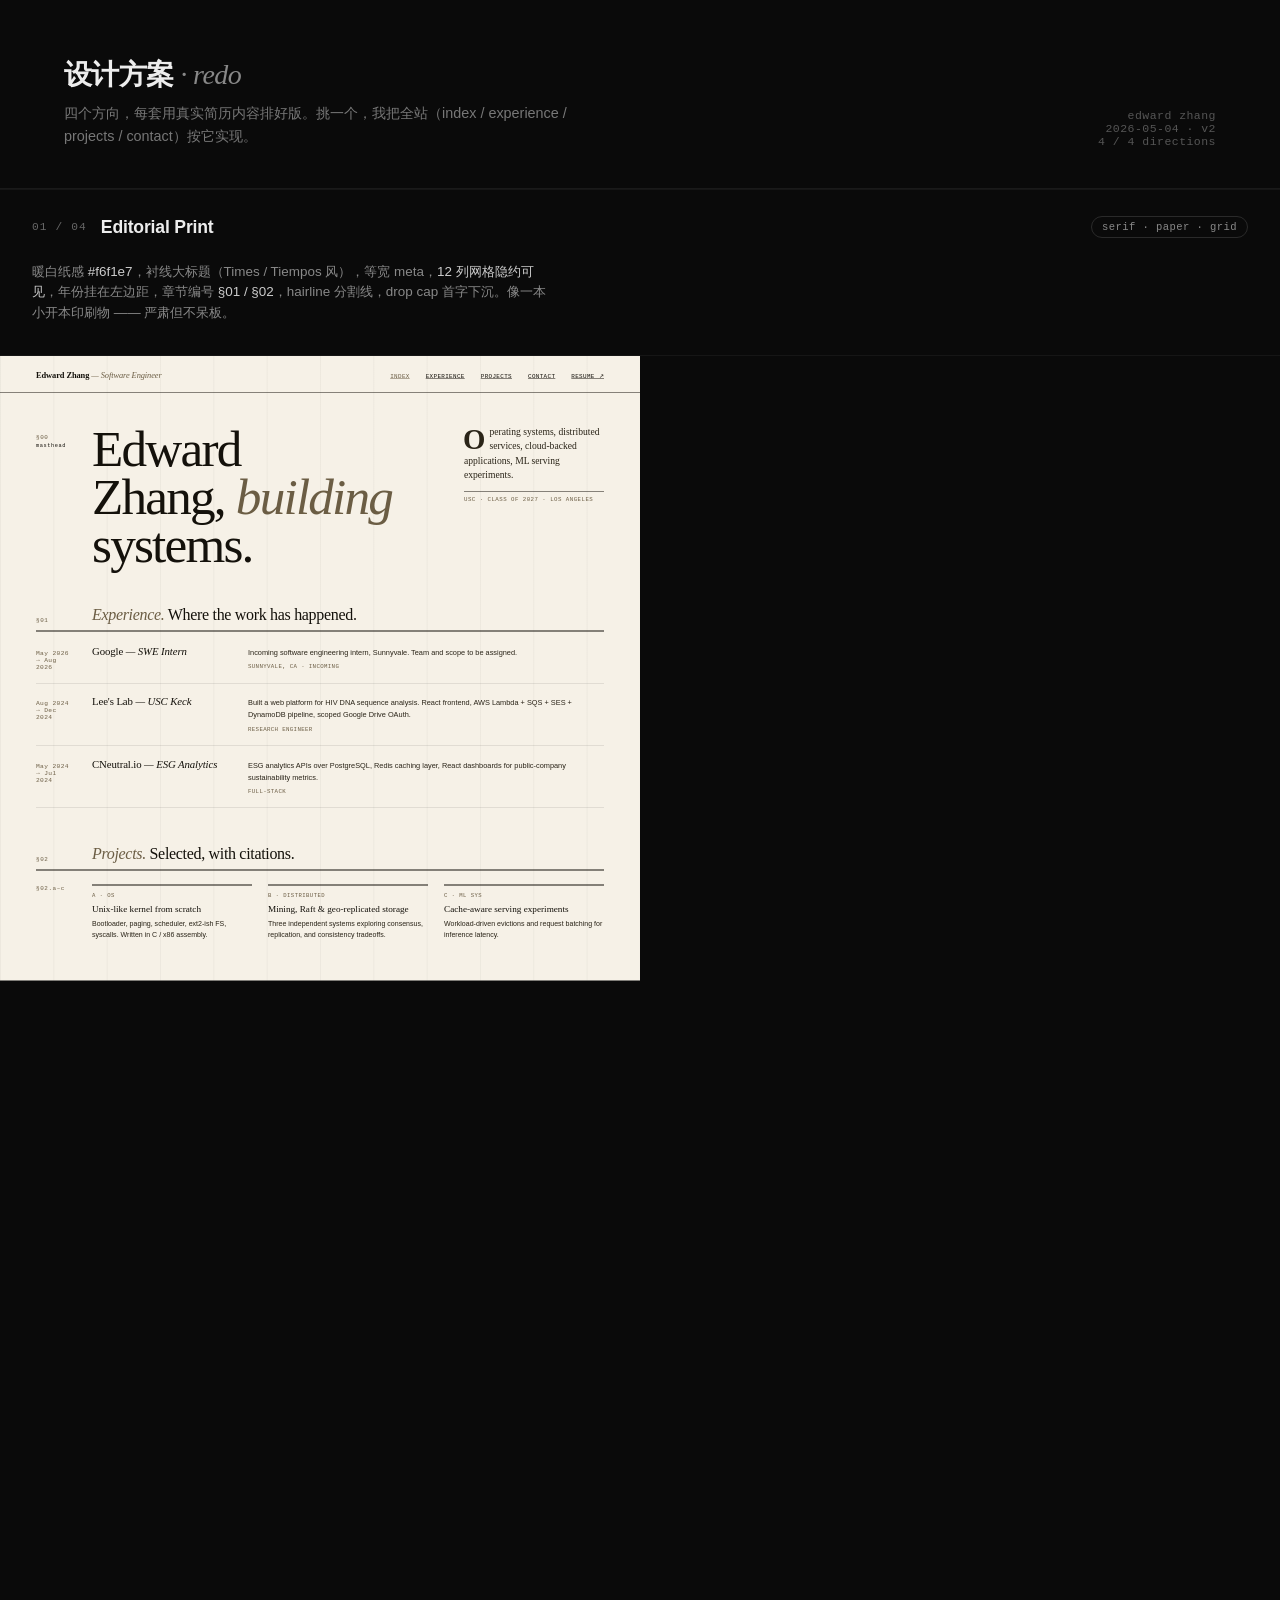
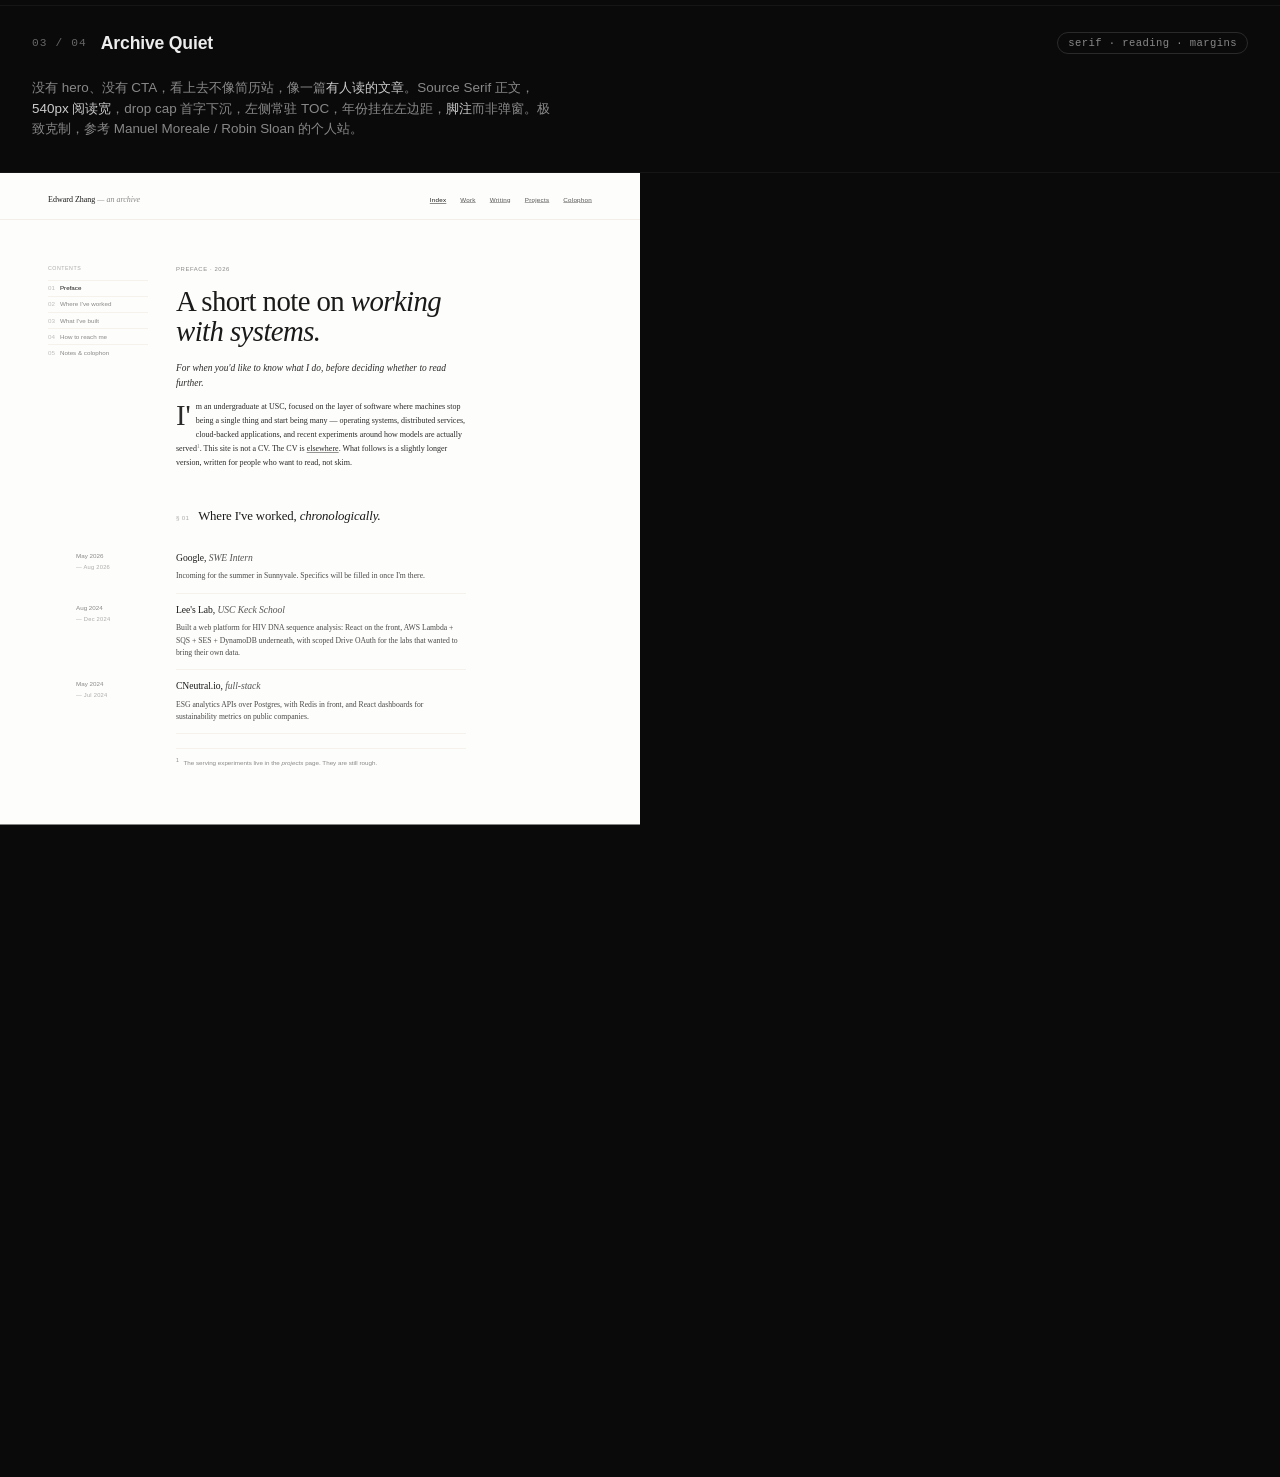
<file: design-showcase.html>
<!doctype html>
<html lang="zh">
<head>
<meta charset="utf-8">
<meta name="viewport" content="width=device-width, initial-scale=1">
<title>设计方案 · 重做</title>
<style>
/* ===================================================================
   SHOWCASE SHELL
   =================================================================== */
*, *::before, *::after { box-sizing: border-box; }
html, body { margin: 0; padding: 0; }
body {
  background: #0a0a0a;
  color: #ededed;
  font-family: ui-sans-serif, -apple-system, BlinkMacSystemFont, "Inter", sans-serif;
  -webkit-font-smoothing: antialiased;
}
.shell-head {
  padding: 56px 64px 40px;
  border-bottom: 1px solid #1a1a1a;
  display: flex; align-items: end; justify-content: space-between;
  gap: 32px;
}
.shell-head h1 {
  font-size: 1.75rem; margin: 0 0 8px;
  letter-spacing: -0.02em; font-weight: 700;
  font-family: ui-serif, Georgia, "Times New Roman", serif;
}
.shell-head h1 em { font-style: italic; color: #888; font-weight: 400; }
.shell-head p { color: #777; margin: 0; font-size: 0.9rem; max-width: 540px; line-height: 1.6; }
.shell-head .meta {
  font-family: ui-monospace, "SF Mono", Menlo, monospace;
  font-size: 0.72rem; color: #555; text-align: right;
  letter-spacing: 0.04em;
}
.shell-grid {
  display: grid;
  grid-template-columns: repeat(2, 1fr);
  gap: 1px;
  background: #161616;
  border-top: 1px solid #161616;
}
.opt {
  background: #0a0a0a;
  display: flex; flex-direction: column;
  min-height: 560px;
}
.opt-head {
  padding: 26px 32px 18px;
  display: flex; flex-direction: column; gap: 10px;
}
.opt-row {
  display: flex; align-items: center; gap: 14px;
}
.opt-num {
  font-family: ui-monospace, "SF Mono", Menlo, monospace;
  font-size: 0.7rem; color: #666; letter-spacing: 0.1em;
}
.opt-title { font-size: 1.1rem; font-weight: 600; color: #ededed; letter-spacing: -0.01em; }
.opt-tag {
  margin-left: auto;
  font-family: ui-monospace, "SF Mono", Menlo, monospace;
  font-size: 0.66rem; color: #888;
  padding: 4px 10px; border: 1px solid #2a2a2a; border-radius: 100px;
  letter-spacing: 0.04em;
}
.opt-desc { font-size: 0.84rem; color: #888; line-height: 1.55; max-width: 520px; }
.opt-desc b { color: #ccc; font-weight: 500; }
.preview-frame {
  flex: 1;
  border-top: 1px solid #161616;
  height: 480px;
  overflow: hidden;
  position: relative;
}
.preview-inner {
  width: 1280px;
  transform: scale(0.5);
  transform-origin: top left;
  pointer-events: none;
  user-select: none;
}

/* ===================================================================
   DESIGN 1 · EDITORIAL PRINT
   warm paper, serif display, 12-col visible grid, hanging years
   =================================================================== */
.d1 {
  background: #f6f1e7;
  color: #14110b;
  font-family: "Inter", ui-sans-serif, sans-serif;
  font-size: 16px;
  position: relative;
}
.d1::before {
  content: "";
  position: absolute; inset: 0;
  background-image: linear-gradient(to right, rgba(20,17,11,0.04) 1px, transparent 1px);
  background-size: calc(100% / 12) 100%;
  pointer-events: none;
}
.d1 .hdr {
  display: flex; align-items: baseline; justify-content: space-between;
  padding: 28px 72px 24px;
  border-bottom: 1px solid #14110b;
  position: relative; z-index: 1;
}
.d1 .brand {
  font-family: ui-serif, "Times New Roman", Georgia, serif;
  font-size: 1.05rem; font-weight: 600; letter-spacing: -0.01em;
}
.d1 .brand em { font-style: italic; color: #6b5d44; font-weight: 400; }
.d1 .nav {
  display: flex; gap: 32px;
  font-family: ui-monospace, "SF Mono", Menlo, monospace;
  font-size: 0.74rem; letter-spacing: 0.06em;
  text-transform: uppercase;
}
.d1 .nav a { color: #14110b; }
.d1 .nav a.x { color: #6b5d44; }
.d1 main { padding: 64px 72px 80px; position: relative; z-index: 1; }
.d1 .lead { display: grid; grid-template-columns: 80px 1fr 280px; gap: 32px; align-items: start; }
.d1 .lead .num {
  font-family: ui-monospace, "SF Mono", Menlo, monospace;
  font-size: 0.74rem; color: #6b5d44; letter-spacing: 0.1em; padding-top: 18px;
}
.d1 .lead .num span { display: block; color: #14110b; font-size: 0.66rem; margin-top: 4px; }
.d1 h1 {
  font-family: ui-serif, "Times New Roman", Georgia, serif;
  font-size: 6.4rem; line-height: 0.94; font-weight: 500;
  letter-spacing: -0.035em; margin: 0;
}
.d1 h1 em { font-style: italic; color: #6b5d44; font-weight: 400; }
.d1 .lede {
  font-family: ui-serif, "Times New Roman", Georgia, serif;
  font-size: 1.2rem; line-height: 1.5; color: #2a2418; margin: 0; max-width: 320px;
}
.d1 .lede::first-letter {
  font-size: 3.6rem; float: left; line-height: 0.8;
  margin: 6px 8px 0 -2px; font-weight: 600;
}
.d1 .meta {
  font-family: ui-monospace, "SF Mono", Menlo, monospace;
  font-size: 0.72rem; color: #6b5d44; text-transform: uppercase;
  letter-spacing: 0.08em; margin-top: 18px;
  border-top: 1px solid #14110b; padding-top: 8px;
}
.d1 .sec { margin-top: 72px; }
.d1 .sh {
  display: grid; grid-template-columns: 80px 1fr;
  gap: 32px; padding-bottom: 14px; border-bottom: 2px solid #14110b;
  align-items: end; margin-bottom: 4px;
}
.d1 .sh .num {
  font-family: ui-monospace, "SF Mono", Menlo, monospace;
  font-size: 0.74rem; color: #6b5d44; letter-spacing: 0.1em;
}
.d1 .sh h2 {
  font-family: ui-serif, "Times New Roman", Georgia, serif;
  font-size: 2rem; font-weight: 500; margin: 0;
  letter-spacing: -0.02em;
}
.d1 .sh h2 em { font-style: italic; color: #6b5d44; font-weight: 400; }
.d1 .row {
  display: grid; grid-template-columns: 80px 280px 1fr;
  gap: 32px; padding: 24px 0;
  border-bottom: 1px solid rgba(20,17,11,0.18);
  align-items: baseline;
}
.d1 .row .yr {
  font-family: ui-monospace, "SF Mono", Menlo, monospace;
  font-size: 0.78rem; color: #6b5d44; letter-spacing: 0.06em;
  font-feature-settings: "tnum";
}
.d1 .row h3 {
  font-family: ui-serif, "Times New Roman", Georgia, serif;
  font-size: 1.35rem; font-weight: 500; margin: 0;
  letter-spacing: -0.01em;
}
.d1 .row h3 em { font-style: italic; font-weight: 400; }
.d1 .row p {
  font-size: 0.92rem; line-height: 1.65; color: #2a2418; margin: 0;
}
.d1 .row p .small {
  display: block; font-family: ui-monospace, monospace;
  font-size: 0.72rem; color: #6b5d44; margin-top: 6px;
  text-transform: uppercase; letter-spacing: 0.06em;
}
.d1 .pgrid {
  display: grid; grid-template-columns: 80px 1fr 1fr 1fr;
  gap: 32px; margin-top: 28px;
}
.d1 .pgrid .num {
  font-family: ui-monospace, monospace; font-size: 0.74rem;
  color: #6b5d44; letter-spacing: 0.1em;
}
.d1 .pcard { border-top: 2px solid #14110b; padding-top: 14px; }
.d1 .pcard .pn {
  font-family: ui-monospace, monospace; font-size: 0.7rem;
  color: #6b5d44; letter-spacing: 0.08em; text-transform: uppercase;
  margin-bottom: 10px;
}
.d1 .pcard h4 {
  font-family: ui-serif, "Times New Roman", Georgia, serif;
  font-size: 1.15rem; font-weight: 500; margin: 0 0 8px;
  line-height: 1.2;
}
.d1 .pcard p { font-size: 0.88rem; line-height: 1.55; color: #2a2418; margin: 0; }

/* ===================================================================
   DESIGN 2 · SYSTEMS TERMINAL
   warm dark, mono primary, ANSI-style accents, ps/ls layout
   =================================================================== */
.d2 {
  background: #0e0f10;
  color: #d6d3cd;
  font-family: "JetBrains Mono", "SF Mono", ui-monospace, Menlo, monospace;
  font-size: 14px;
  line-height: 1.55;
}
.d2 .topbar {
  display: flex; align-items: center; gap: 12px;
  padding: 10px 24px; background: #15171a;
  border-bottom: 1px solid #22242a;
  font-size: 0.8rem; color: #6c6f76;
}
.d2 .topbar .dot {
  display: inline-block; width: 8px; height: 8px; border-radius: 50%;
  background: #6cc644; box-shadow: 0 0 6px rgba(108,198,68,0.6);
}
.d2 .topbar .sep { color: #383b40; }
.d2 .topbar .right { margin-left: auto; }
.d2 .hdr {
  padding: 22px 56px 26px;
  border-bottom: 1px solid #22242a;
}
.d2 .prompt { color: #6c6f76; font-size: 0.92rem; }
.d2 .prompt .u { color: #6cc644; }
.d2 .prompt .p { color: #5b9cd6; }
.d2 .prompt .c { color: #d6d3cd; }
.d2 .nav { display: flex; gap: 22px; margin-top: 18px; font-size: 0.85rem; }
.d2 .nav a { color: #6c6f76; }
.d2 .nav a.x { color: #f0a000; }
.d2 .nav a::before { content: "› "; color: #383b40; }
.d2 main { padding: 48px 56px 72px; }
.d2 .ey {
  color: #6cc644; font-size: 0.78rem; margin-bottom: 14px;
  letter-spacing: 0.04em;
}
.d2 .ey::before { content: "// "; color: #383b40; }
.d2 h1 {
  font-family: "JetBrains Mono", ui-monospace, monospace;
  font-size: 4.4rem; font-weight: 700; margin: 0 0 22px;
  line-height: 1; letter-spacing: -0.04em; color: #ededed;
}
.d2 h1 .cursor {
  display: inline-block; width: 0.5em; height: 1em;
  background: #f0a000; margin-left: 0.1em;
  vertical-align: -0.12em;
  animation: blink 1.1s steps(2) infinite;
}
@keyframes blink { 50% { opacity: 0; } }
.d2 .lede {
  font-size: 1rem; color: #a3a8b0; max-width: 640px;
  line-height: 1.7; margin: 0 0 34px;
}
.d2 .lede .k { color: #f0a000; }
.d2 .lede .s { color: #6cc644; }
.d2 .btns { display: flex; gap: 0; }
.d2 .btn {
  padding: 9px 18px; border: 1px solid #2a2d33;
  font-size: 0.82rem; color: #d6d3cd;
  margin-right: -1px;
}
.d2 .btn.x { background: #f0a000; color: #0e0f10; border-color: #f0a000; }
.d2 .btn::before { content: "[ "; color: #6c6f76; }
.d2 .btn::after { content: " ]"; color: #6c6f76; }
.d2 .btn.x::before, .d2 .btn.x::after { color: rgba(14,15,16,0.6); }
.d2 .sec { margin-top: 62px; }
.d2 .sh {
  display: flex; align-items: baseline; gap: 12px;
  padding-bottom: 14px; border-bottom: 1px solid #22242a;
  margin-bottom: 0;
}
.d2 .sh .pf { color: #6cc644; font-size: 0.85rem; }
.d2 .sh h2 { font-size: 1.1rem; font-weight: 700; margin: 0; color: #ededed; }
.d2 .sh .meta { margin-left: auto; color: #6c6f76; font-size: 0.78rem; }
.d2 .ps {
  width: 100%; border-collapse: collapse;
  font-size: 0.86rem;
}
.d2 .ps th {
  text-align: left; padding: 10px 0;
  color: #6c6f76; font-weight: 400;
  border-bottom: 1px solid #22242a;
  font-size: 0.74rem; text-transform: uppercase; letter-spacing: 0.08em;
}
.d2 .ps td {
  padding: 14px 16px 14px 0;
  border-bottom: 1px solid #1a1c20;
  vertical-align: top;
}
.d2 .ps td:first-child { padding-left: 0; }
.d2 .ps .pid { color: #f0a000; }
.d2 .ps .when { color: #5b9cd6; white-space: nowrap; }
.d2 .ps .role { color: #ededed; font-weight: 600; }
.d2 .ps .role .at { color: #6c6f76; font-weight: 400; }
.d2 .ps .desc { color: #a3a8b0; }
.d2 .ps .stat { color: #6cc644; font-size: 0.74rem; }
.d2 .ls { margin-top: 18px; font-size: 0.85rem; color: #a3a8b0; }
.d2 .ls .h { color: #6c6f76; padding-bottom: 8px; border-bottom: 1px solid #22242a; margin-bottom: 6px; }
.d2 .ls .row {
  display: grid;
  grid-template-columns: 90px 80px 80px 1fr 240px;
  gap: 18px; padding: 8px 0;
  border-bottom: 1px solid #1a1c20;
  align-items: baseline;
}
.d2 .ls .perm { color: #6c6f76; }
.d2 .ls .sz { color: #f0a000; }
.d2 .ls .dt { color: #5b9cd6; }
.d2 .ls .nm { color: #ededed; font-weight: 600; }
.d2 .ls .nm::before { content: "./"; color: #6c6f76; font-weight: 400; }
.d2 .ls .tag { color: #6cc644; font-size: 0.78rem; }

/* ===================================================================
   DESIGN 3 · ARCHIVE QUIET
   reading-first, single column, drop cap, marginal years
   =================================================================== */
.d3 {
  background: #fdfdfb;
  color: #1a1a1a;
  font-family: "Source Serif Pro", "Charter", "Iowan Old Style", Georgia, serif;
  font-size: 17px;
  line-height: 1.7;
}
.d3 .hdr {
  padding: 38px 96px 28px;
  display: flex; justify-content: space-between; align-items: baseline;
  border-bottom: 1px solid #e6e1d6;
}
.d3 .brand { font-size: 1rem; font-weight: 500; }
.d3 .brand em { font-style: italic; color: #888; font-weight: 400; }
.d3 .nav {
  display: flex; gap: 28px;
  font-family: "Inter", ui-sans-serif, sans-serif;
  font-size: 0.78rem; letter-spacing: 0.04em;
}
.d3 .nav a { color: #555; }
.d3 .nav a.x { color: #1a1a1a; text-decoration: underline; text-underline-offset: 4px; }
.d3 main {
  display: grid;
  grid-template-columns: 200px minmax(0, 580px) 1fr;
  gap: 56px; padding: 88px 96px 100px;
}
.d3 .toc {
  font-family: "Inter", ui-sans-serif, sans-serif;
  font-size: 0.78rem; color: #888;
  position: sticky; top: 32px;
  align-self: start;
}
.d3 .toc .label {
  text-transform: uppercase; letter-spacing: 0.1em;
  font-size: 0.66rem; color: #aaa; margin-bottom: 14px;
}
.d3 .toc ol {
  list-style: none; padding: 0; margin: 0;
  counter-reset: t;
}
.d3 .toc li {
  counter-increment: t;
  padding: 5px 0; display: flex; gap: 10px;
  border-top: 1px solid #ece7da;
}
.d3 .toc li::before {
  content: counter(t, decimal-leading-zero);
  color: #bbb; font-feature-settings: "tnum";
}
.d3 .toc li.x { color: #1a1a1a; }
.d3 .col { max-width: 580px; }
.d3 .ey {
  font-family: "Inter", ui-sans-serif, sans-serif;
  font-size: 0.74rem; color: #888;
  letter-spacing: 0.1em; text-transform: uppercase;
  margin: 0 0 24px;
}
.d3 h1 {
  font-size: 3.6rem; line-height: 1.05;
  font-weight: 400; margin: 0 0 28px;
  letter-spacing: -0.02em;
}
.d3 h1 em { font-style: italic; }
.d3 .lede {
  font-size: 1.18rem; line-height: 1.55;
  color: #2a2a2a; margin: 0 0 18px;
  font-style: italic;
  text-indent: 0;
}
.d3 .body {
  font-size: 1rem; line-height: 1.75;
  color: #2a2a2a; margin: 0;
}
.d3 .body::first-letter {
  font-size: 3.6rem; float: left; line-height: 0.86;
  margin: 8px 10px 0 0; font-weight: 500;
}
.d3 .body sup { color: #888; font-size: 0.7em; }
.d3 .sec { margin-top: 72px; }
.d3 .sh {
  margin-bottom: 26px; display: flex; align-items: baseline; gap: 18px;
  padding-bottom: 4px;
}
.d3 .sh .num {
  font-family: "Inter", ui-sans-serif, sans-serif;
  font-size: 0.78rem; color: #aaa;
  font-feature-settings: "tnum"; letter-spacing: 0.04em;
}
.d3 .sh h2 {
  font-size: 1.6rem; font-weight: 400;
  margin: 0; letter-spacing: -0.01em;
}
.d3 .sh h2 em { font-style: italic; }
.d3 .entry {
  position: relative;
  padding: 16px 0 22px;
  border-bottom: 1px solid #ece7da;
}
.d3 .entry .yr {
  position: absolute; left: -200px; top: 18px;
  width: 200px;
  font-family: "Inter", ui-sans-serif, sans-serif;
  font-size: 0.78rem; color: #888;
  font-feature-settings: "tnum";
  text-align: left; padding-right: 32px;
}
.d3 .entry .yr .place {
  display: block; font-size: 0.72rem; color: #aaa;
  margin-top: 2px; letter-spacing: 0.04em;
}
.d3 .entry h3 {
  font-size: 1.2rem; font-weight: 500; margin: 0 0 6px;
  letter-spacing: -0.005em;
}
.d3 .entry h3 em { font-style: italic; font-weight: 400; color: #555; }
.d3 .entry p {
  font-size: 0.96rem; line-height: 1.65;
  color: #4a4a4a; margin: 0;
}
.d3 .footnote {
  margin-top: 28px; padding-top: 16px;
  border-top: 1px solid #ece7da;
  font-family: "Inter", ui-sans-serif, sans-serif;
  font-size: 0.78rem; color: #888;
  line-height: 1.6;
}
.d3 .footnote sup { margin-right: 6px; }

/* ===================================================================
   DESIGN 4 · DENSE MINIMAL
   white, hairline tables, mono numerics, signal red status, ultra-dense
   =================================================================== */
.d4 {
  background: #ffffff;
  color: #0a0a0a;
  font-family: "Inter", ui-sans-serif, sans-serif;
  font-size: 13px;
  line-height: 1.5;
  font-feature-settings: "ss01", "cv11";
}
.d4 .hdr {
  display: grid;
  grid-template-columns: 1fr auto 1fr;
  align-items: center;
  padding: 0 32px;
  height: 48px;
  border-bottom: 1px solid #0a0a0a;
}
.d4 .brand-mark {
  display: flex; align-items: center; gap: 10px;
  font-weight: 500; font-size: 0.84rem;
  letter-spacing: -0.005em;
}
.d4 .brand-mark svg { display: block; }
.d4 .brand-mark .stat {
  display: inline-flex; align-items: center; gap: 6px;
  margin-left: 12px;
  font-family: ui-monospace, "SF Mono", Menlo, monospace;
  font-size: 0.7rem; color: #717171;
}
.d4 .brand-mark .stat::before {
  content: ""; width: 6px; height: 6px;
  background: #ff3b30; border-radius: 50%;
}
.d4 .nav {
  display: flex;
  font-family: ui-monospace, "SF Mono", Menlo, monospace;
  font-size: 0.74rem;
}
.d4 .nav a {
  padding: 0 14px; height: 48px;
  display: inline-flex; align-items: center;
  color: #717171;
  border-left: 1px solid #e5e5e5;
  letter-spacing: 0.02em;
}
.d4 .nav a:last-child { border-right: 1px solid #e5e5e5; }
.d4 .nav a.x { color: #0a0a0a; }
.d4 .right {
  text-align: right;
  font-family: ui-monospace, monospace;
  font-size: 0.7rem; color: #717171;
}
.d4 main { padding: 48px 32px 64px; }
.d4 .lead {
  display: grid;
  grid-template-columns: 80px 1fr 320px;
  gap: 40px;
  padding-bottom: 40px;
  border-bottom: 1px solid #0a0a0a;
}
.d4 .lead .idx {
  font-family: ui-monospace, monospace;
  font-size: 0.7rem; color: #a3a3a3;
  letter-spacing: 0.04em;
  border-top: 1px solid #0a0a0a;
  padding-top: 10px;
}
.d4 h1 {
  font-size: 4.6rem; font-weight: 500;
  letter-spacing: -0.04em; line-height: 0.96;
  margin: 0 0 18px;
  font-family: "Inter", ui-sans-serif, sans-serif;
}
.d4 h1 .light { font-weight: 200; color: #717171; }
.d4 .lede {
  font-size: 0.96rem; line-height: 1.6; color: #404040;
  max-width: 480px; margin: 0;
}
.d4 .meta {
  border-top: 1px solid #0a0a0a;
  padding-top: 10px;
  display: grid; gap: 6px;
  font-family: ui-monospace, monospace;
  font-size: 0.72rem; line-height: 1.5;
}
.d4 .meta .kv {
  display: grid; grid-template-columns: 80px 1fr; gap: 12px;
}
.d4 .meta .k { color: #a3a3a3; letter-spacing: 0.04em; }
.d4 .meta .v { color: #0a0a0a; }
.d4 .meta .v .red { color: #ff3b30; }
.d4 .sec {
  margin-top: 36px;
  display: grid; grid-template-columns: 80px 1fr;
  gap: 40px;
}
.d4 .sec .label {
  font-family: ui-monospace, monospace;
  font-size: 0.7rem; color: #a3a3a3;
  letter-spacing: 0.06em;
  padding-top: 10px;
}
.d4 .sec .label .n { display: block; color: #0a0a0a; margin-top: 4px; font-size: 1rem; font-family: "Inter", sans-serif; font-weight: 500; letter-spacing: -0.01em; }
.d4 .tbl {
  width: 100%; border-collapse: collapse;
  font-size: 0.84rem;
}
.d4 .tbl thead th {
  text-align: left; padding: 8px 12px 8px 0;
  font-family: ui-monospace, monospace;
  font-size: 0.66rem; color: #a3a3a3;
  font-weight: 400; letter-spacing: 0.08em;
  text-transform: uppercase;
  border-top: 1px solid #0a0a0a;
  border-bottom: 1px solid #e5e5e5;
}
.d4 .tbl tbody td {
  padding: 14px 12px 14px 0;
  border-bottom: 1px solid #e5e5e5;
  vertical-align: top;
}
.d4 .tbl .yr {
  font-family: ui-monospace, monospace;
  font-size: 0.78rem; color: #717171;
  white-space: nowrap;
  font-feature-settings: "tnum";
}
.d4 .tbl .org {
  font-weight: 500;
  font-size: 0.92rem;
  letter-spacing: -0.005em;
}
.d4 .tbl .org .role {
  display: block; color: #717171;
  font-weight: 400; font-size: 0.78rem;
  margin-top: 2px;
}
.d4 .tbl .desc {
  color: #404040; font-size: 0.84rem; line-height: 1.55;
  max-width: 480px;
}
.d4 .tbl .stat {
  text-align: right; white-space: nowrap;
  font-family: ui-monospace, monospace;
  font-size: 0.72rem; color: #717171;
}
.d4 .tbl .stat::before {
  content: ""; display: inline-block;
  width: 6px; height: 6px; border-radius: 50%;
  background: #0a0a0a; margin-right: 8px;
  vertical-align: 1px;
}
.d4 .tbl .stat.up::before { background: #ff3b30; }
.d4 .tbl .stat.dim { color: #a3a3a3; }
.d4 .tbl .stat.dim::before { background: #d4d4d4; }
.d4 .pgrid {
  display: grid; grid-template-columns: repeat(3, 1fr);
  border-top: 1px solid #0a0a0a;
}
.d4 .pgrid .p {
  padding: 18px 16px 18px 0;
  border-right: 1px solid #e5e5e5;
}
.d4 .pgrid .p:last-child { border-right: 0; }
.d4 .pgrid .pn {
  font-family: ui-monospace, monospace;
  font-size: 0.68rem; color: #a3a3a3;
  letter-spacing: 0.04em; margin-bottom: 12px;
}
.d4 .pgrid .pt {
  font-size: 0.94rem; font-weight: 500;
  margin: 0 0 6px; line-height: 1.3;
  letter-spacing: -0.005em;
}
.d4 .pgrid .pd {
  font-size: 0.8rem; color: #717171; line-height: 1.55;
  margin: 0 0 14px;
}
.d4 .pgrid .pf {
  font-family: ui-monospace, monospace;
  font-size: 0.66rem; color: #a3a3a3;
  letter-spacing: 0.04em;
  display: flex; gap: 14px;
  border-top: 1px solid #e5e5e5; padding-top: 8px;
}
.d4 .pgrid .pf .red { color: #ff3b30; }

</style>
</head>
<body>

<div class="shell-head">
  <div>
    <h1>设计方案 <em>· redo</em></h1>
    <p>四个方向，每套用真实简历内容排好版。挑一个，我把全站（index / experience / projects / contact）按它实现。</p>
  </div>
  <div class="meta">
    edward zhang<br>
    2026-05-04 · v2<br>
    4 / 4 directions
  </div>
</div>

<div class="shell-grid">

  <!-- ============================================================
       1 · EDITORIAL PRINT
       ============================================================ -->
  <div class="opt">
    <div class="opt-head">
      <div class="opt-row">
        <span class="opt-num">01 / 04</span>
        <span class="opt-title">Editorial Print</span>
        <span class="opt-tag">serif · paper · grid</span>
      </div>
      <p class="opt-desc">
        暖白纸感 <b>#f6f1e7</b>，衬线大标题（Times / Tiempos 风），等宽 meta，<b>12 列网格隐约可见</b>，年份挂在左边距，章节编号 <b>§01 / §02</b>，hairline 分割线，drop cap 首字下沉。像一本小开本印刷物 —— 严肃但不呆板。
      </p>
    </div>
    <div class="preview-frame">
      <div class="preview-inner d1">
        <header class="hdr">
          <div class="brand">Edward Zhang <em>— Software Engineer</em></div>
          <nav class="nav">
            <a class="x" href="#">Index</a>
            <a href="#">Experience</a>
            <a href="#">Projects</a>
            <a href="#">Contact</a>
            <a href="#">Resume ↗</a>
          </nav>
        </header>
        <main>
          <div class="lead">
            <div class="num">§00<span>masthead</span></div>
            <div>
              <h1>Edward<br>Zhang, <em>building</em><br>systems.</h1>
            </div>
            <div>
              <p class="lede">Operating systems, distributed services, cloud-backed applications, ML serving experiments.</p>
              <div class="meta">USC · Class of 2027 · Los Angeles</div>
            </div>
          </div>

          <section class="sec">
            <div class="sh">
              <div class="num">§01</div>
              <h2><em>Experience.</em> Where the work has happened.</h2>
            </div>
            <div class="row">
              <div class="yr">May 2026 → Aug 2026</div>
              <h3>Google <em>— SWE Intern</em></h3>
              <p>Incoming software engineering intern, Sunnyvale. Team and scope to be assigned.<span class="small">Sunnyvale, CA · Incoming</span></p>
            </div>
            <div class="row">
              <div class="yr">Aug 2024 → Dec 2024</div>
              <h3>Lee's Lab <em>— USC Keck</em></h3>
              <p>Built a web platform for HIV DNA sequence analysis. React frontend, AWS Lambda + SQS + SES + DynamoDB pipeline, scoped Google Drive OAuth.<span class="small">Research engineer</span></p>
            </div>
            <div class="row">
              <div class="yr">May 2024 → Jul 2024</div>
              <h3>CNeutral.io <em>— ESG Analytics</em></h3>
              <p>ESG analytics APIs over PostgreSQL, Redis caching layer, React dashboards for public-company sustainability metrics.<span class="small">Full-stack</span></p>
            </div>
          </section>

          <section class="sec">
            <div class="sh">
              <div class="num">§02</div>
              <h2><em>Projects.</em> Selected, with citations.</h2>
            </div>
            <div class="pgrid">
              <div class="num">§02.a–c</div>
              <div class="pcard">
                <div class="pn">A · OS</div>
                <h4>Unix-like kernel from scratch</h4>
                <p>Bootloader, paging, scheduler, ext2-ish FS, syscalls. Written in C / x86 assembly.</p>
              </div>
              <div class="pcard">
                <div class="pn">B · Distributed</div>
                <h4>Mining, Raft &amp; geo-replicated storage</h4>
                <p>Three independent systems exploring consensus, replication, and consistency tradeoffs.</p>
              </div>
              <div class="pcard">
                <div class="pn">C · ML Sys</div>
                <h4>Cache-aware serving experiments</h4>
                <p>Workload-driven evictions and request batching for inference latency.</p>
              </div>
            </div>
          </section>
        </main>
      </div>
    </div>
  </div>

  <!-- ============================================================
       2 · SYSTEMS TERMINAL
       ============================================================ -->
  <div class="opt">
    <div class="opt-head">
      <div class="opt-row">
        <span class="opt-num">02 / 04</span>
        <span class="opt-title">Systems Terminal</span>
        <span class="opt-tag">mono · amber · ANSI</span>
      </div>
      <p class="opt-desc">
        不是 GitHub dark，而是真的看起来像运行中的工具：<b>JetBrains Mono</b>，琥珀单色 accent，prompt 风 header，状态栏，经历用 <b>ps -ef 表格</b>，项目用 <b>ls -la</b> 列表，闪烁光标。底色 <b>#0e0f10 暖黑</b>，参考 fly.io / Tailscale console。
      </p>
    </div>
    <div class="preview-frame">
      <div class="preview-inner d2">
        <div class="topbar">
          <span class="dot"></span>
          <span>edward@portfolio</span>
          <span class="sep">│</span>
          <span>~/index</span>
          <span class="sep">│</span>
          <span>tmux 0:0*</span>
          <span class="right">2026-05-04 · uptime 3y 2m · load 0.42 0.38 0.35</span>
        </div>
        <header class="hdr">
          <div class="prompt">
            <span class="u">edward</span><span class="p">@portfolio</span>:<span class="p">~</span>$ <span class="c">whoami --verbose</span>
          </div>
          <nav class="nav">
            <a class="x" href="#">~/index</a>
            <a href="#">~/experience</a>
            <a href="#">~/projects</a>
            <a href="#">~/contact</a>
            <a href="#">resume.pdf</a>
          </nav>
        </header>
        <main>
          <p class="ey">role · software engineer · systems &amp; infra</p>
          <h1>edward_zhang<span class="cursor"></span></h1>
          <p class="lede">
            building <span class="k">operating systems</span>, <span class="k">distributed services</span>,
            <span class="s">cloud-backed apps</span>, and <span class="s">ml serving experiments</span>.
            currently @ <span class="k">USC</span>, c/o 2027.
          </p>
          <div class="btns">
            <span class="btn x">cat experience.md</span>
            <span class="btn">ls projects/</span>
            <span class="btn">curl /contact</span>
          </div>

          <section class="sec">
            <div class="sh">
              <span class="pf">$</span>
              <h2>ps -ef --sort=start_time</h2>
              <span class="meta">3 processes · 1 running · 2 exited 0</span>
            </div>
            <table class="ps">
              <thead><tr>
                <th style="width:60px">PID</th>
                <th style="width:200px">PERIOD</th>
                <th style="width:300px">CMD</th>
                <th>DESCRIPTION</th>
                <th style="width:90px;text-align:right">STATUS</th>
              </tr></thead>
              <tbody>
                <tr>
                  <td class="pid">3142</td>
                  <td class="when">05/2026 → 08/2026</td>
                  <td class="role">google <span class="at">// swe intern, sunnyvale</span></td>
                  <td class="desc">incoming software engineering intern. team &amp; scope tba.</td>
                  <td class="stat">● queued</td>
                </tr>
                <tr>
                  <td class="pid">2881</td>
                  <td class="when">08/2024 → 12/2024</td>
                  <td class="role">lee_lab <span class="at">// research engineer</span></td>
                  <td class="desc">react + aws lambda/sqs/ses/dynamodb + drive oauth · hiv dna analysis platform.</td>
                  <td class="stat" style="color:#6c6f76">● done</td>
                </tr>
                <tr>
                  <td class="pid">2614</td>
                  <td class="when">05/2024 → 07/2024</td>
                  <td class="role">cneutral.io <span class="at">// full-stack</span></td>
                  <td class="desc">esg analytics apis · postgres + redis + react dashboards.</td>
                  <td class="stat" style="color:#6c6f76">● done</td>
                </tr>
              </tbody>
            </table>
          </section>

          <section class="sec">
            <div class="sh">
              <span class="pf">$</span>
              <h2>ls -la ~/projects/</h2>
              <span class="meta">total 3 · sorted by depth desc</span>
            </div>
            <div class="ls">
              <div class="row h">
                <span>perms</span><span>size</span><span>updated</span><span>name</span><span>tags</span>
              </div>
              <div class="row">
                <span class="perm">drwxr-xr-x</span>
                <span class="sz">14k loc</span>
                <span class="dt">2025-12</span>
                <span class="nm">unix-kernel</span>
                <span class="tag">[c, x86, paging, fs]</span>
              </div>
              <div class="row">
                <span class="perm">drwxr-xr-x</span>
                <span class="sz">9.2k loc</span>
                <span class="dt">2025-10</span>
                <span class="nm">distributed/</span>
                <span class="tag">[raft, replication, mining]</span>
              </div>
              <div class="row">
                <span class="perm">drwxr-xr-x</span>
                <span class="sz">3.8k loc</span>
                <span class="dt">2025-09</span>
                <span class="nm">ml-cache-serve</span>
                <span class="tag">[inference, batching]</span>
              </div>
            </div>
          </section>
        </main>
      </div>
    </div>
  </div>

  <!-- ============================================================
       3 · ARCHIVE QUIET
       ============================================================ -->
  <div class="opt">
    <div class="opt-head">
      <div class="opt-row">
        <span class="opt-num">03 / 04</span>
        <span class="opt-title">Archive Quiet</span>
        <span class="opt-tag">serif · reading · margins</span>
      </div>
      <p class="opt-desc">
        没有 hero、没有 CTA，看上去不像简历站，像一篇<b>有人读的文章</b>。Source Serif 正文，<b>540px 阅读宽</b>，drop cap 首字下沉，左侧常驻 TOC，年份挂在左边距，<b>脚注</b>而非弹窗。极致克制，参考 Manuel Moreale / Robin Sloan 的个人站。
      </p>
    </div>
    <div class="preview-frame">
      <div class="preview-inner d3">
        <header class="hdr">
          <div class="brand">Edward Zhang <em>— an archive</em></div>
          <nav class="nav">
            <a class="x" href="#">Index</a>
            <a href="#">Work</a>
            <a href="#">Writing</a>
            <a href="#">Projects</a>
            <a href="#">Colophon</a>
          </nav>
        </header>
        <main>
          <aside class="toc">
            <div class="label">Contents</div>
            <ol>
              <li class="x">Preface</li>
              <li>Where I've worked</li>
              <li>What I've built</li>
              <li>How to reach me</li>
              <li>Notes &amp; colophon</li>
            </ol>
          </aside>

          <article class="col">
            <p class="ey">Preface · 2026</p>
            <h1>A short note on <em>working with systems.</em></h1>
            <p class="lede">For when you'd like to know what I do, before deciding whether to read further.</p>
            <p class="body">
              I'm an undergraduate at USC, focused on the layer of software where machines stop being a single thing and start being many — operating systems, distributed services, cloud-backed applications, and recent experiments around how models are actually served<sup>1</sup>. This site is not a CV. The CV is <a style="color:inherit;text-decoration:underline;text-underline-offset:3px">elsewhere</a>. What follows is a slightly longer version, written for people who want to read, not skim.
            </p>

            <section class="sec">
              <div class="sh">
                <span class="num">§ 01</span>
                <h2>Where I've worked, <em>chronologically.</em></h2>
              </div>
              <div class="entry">
                <div class="yr">May 2026<span class="place">— Aug 2026</span></div>
                <h3>Google, <em>SWE Intern</em></h3>
                <p>Incoming for the summer in Sunnyvale. Specifics will be filled in once I'm there.</p>
              </div>
              <div class="entry">
                <div class="yr">Aug 2024<span class="place">— Dec 2024</span></div>
                <h3>Lee's Lab, <em>USC Keck School</em></h3>
                <p>Built a web platform for HIV DNA sequence analysis: React on the front, AWS Lambda + SQS + SES + DynamoDB underneath, with scoped Drive OAuth for the labs that wanted to bring their own data.</p>
              </div>
              <div class="entry">
                <div class="yr">May 2024<span class="place">— Jul 2024</span></div>
                <h3>CNeutral.io, <em>full-stack</em></h3>
                <p>ESG analytics APIs over Postgres, with Redis in front, and React dashboards for sustainability metrics on public companies.</p>
              </div>

              <p class="footnote">
                <sup>1</sup> The serving experiments live in the <em>projects</em> page. They are still rough.
              </p>
            </section>
          </article>
        </main>
      </div>
    </div>
  </div>

  <!-- ============================================================
       4 · DENSE MINIMAL
       ============================================================ -->
  <div class="opt">
    <div class="opt-head">
      <div class="opt-row">
        <span class="opt-num">04 / 04</span>
        <span class="opt-title">Dense Minimal</span>
        <span class="opt-tag">hairline · mono · signal red</span>
      </div>
      <p class="opt-desc">
        90% 灰阶 + 单一信号红，全 <b>1px hairline 表格</b>，状态点 indicator，technical-drawing 风格的 <b>EZ 单线 logo</b>。无装饰、无圆角、无阴影 —— 靠 information density 说话。参考 Linear / Vercel 内部页、Read.cv。
      </p>
    </div>
    <div class="preview-frame">
      <div class="preview-inner d4">
        <header class="hdr">
          <div class="brand-mark">
            <svg width="22" height="22" viewBox="0 0 22 22" fill="none" stroke="#0a0a0a" stroke-width="1.4">
              <path d="M1 1 H 14 M1 1 V 11 M1 11 H 12 M1 11 V 21 M1 21 H 14"/>
              <path d="M16 1 L 21 21 M21 1 L 16 21"/>
            </svg>
            <span>Edward Zhang</span>
            <span class="stat">available · sep 2026</span>
          </div>
          <nav class="nav">
            <a class="x" href="#">/</a>
            <a href="#">/work</a>
            <a href="#">/projects</a>
            <a href="#">/contact</a>
          </nav>
          <div class="right">
            v2.4.0 · build c8a91f<br>
            losangeles · 17:42 PT
          </div>
        </header>
        <main>
          <div class="lead">
            <div class="idx">[ 00 ]<br>masthead</div>
            <div>
              <h1>Edward Zhang.<br><span class="light">Systems engineer.</span></h1>
              <p class="lede">Operating systems, distributed services, cloud-backed applications, ML serving experiments. USC, class of 2027.</p>
            </div>
            <div class="meta">
              <div class="kv"><span class="k">role</span><span class="v">software engineer</span></div>
              <div class="kv"><span class="k">focus</span><span class="v">systems · infra · ml-sys</span></div>
              <div class="kv"><span class="k">based</span><span class="v">los angeles, ca</span></div>
              <div class="kv"><span class="k">status</span><span class="v"><span class="red">● </span>open to fall '26 fulltime</span></div>
              <div class="kv"><span class="k">next</span><span class="v">google · swe intern · sunnyvale</span></div>
              <div class="kv"><span class="k">contact</span><span class="v">edwardzh@usc.edu</span></div>
            </div>
          </div>

          <section class="sec">
            <div class="label">[ 01 ]<span class="n">Work</span></div>
            <table class="tbl">
              <thead><tr>
                <th style="width:140px">Period</th>
                <th style="width:280px">Organization</th>
                <th>Focus</th>
                <th style="width:120px;text-align:right">Status</th>
              </tr></thead>
              <tbody>
                <tr>
                  <td class="yr">2026.05–08</td>
                  <td class="org">Google<span class="role">Software Engineer Intern · Sunnyvale</span></td>
                  <td class="desc">Incoming. Team and scope tba.</td>
                  <td class="stat up">incoming</td>
                </tr>
                <tr>
                  <td class="yr">2024.08–12</td>
                  <td class="org">Lee's Lab, USC Keck<span class="role">Research Engineer</span></td>
                  <td class="desc">HIV DNA sequence analysis platform · React + AWS Lambda/SQS/SES/DynamoDB · scoped Drive OAuth.</td>
                  <td class="stat dim">shipped</td>
                </tr>
                <tr>
                  <td class="yr">2024.05–07</td>
                  <td class="org">CNeutral.io<span class="role">Full-stack Engineer</span></td>
                  <td class="desc">ESG analytics APIs · Postgres + Redis · React dashboards for public-company sustainability data.</td>
                  <td class="stat dim">shipped</td>
                </tr>
              </tbody>
            </table>
          </section>

          <section class="sec">
            <div class="label">[ 02 ]<span class="n">Projects</span></div>
            <div class="pgrid">
              <div class="p">
                <div class="pn">02.a · operating systems</div>
                <h4 class="pt">Unix-like kernel, from scratch.</h4>
                <p class="pd">Bootloader, paging, preemptive scheduler, ext2-ish FS, syscalls. C / x86 asm.</p>
                <div class="pf"><span>14.2k loc</span><span>c, asm</span><span class="red">● active</span></div>
              </div>
              <div class="p">
                <div class="pn">02.b · distributed</div>
                <h4 class="pt">Mining, Raft, geo-replicated storage.</h4>
                <p class="pd">Three systems exploring consensus, replication, and consistency tradeoffs.</p>
                <div class="pf"><span>9.2k loc</span><span>go</span><span>● shipped</span></div>
              </div>
              <div class="p">
                <div class="pn">02.c · ml-sys</div>
                <h4 class="pt">Cache-aware serving experiments.</h4>
                <p class="pd">Workload-driven evictions and request batching for inference latency.</p>
                <div class="pf"><span>3.8k loc</span><span>python</span><span>● wip</span></div>
              </div>
            </div>
          </section>
        </main>
      </div>
    </div>
  </div>

</div>

</body>
</html>
</file>
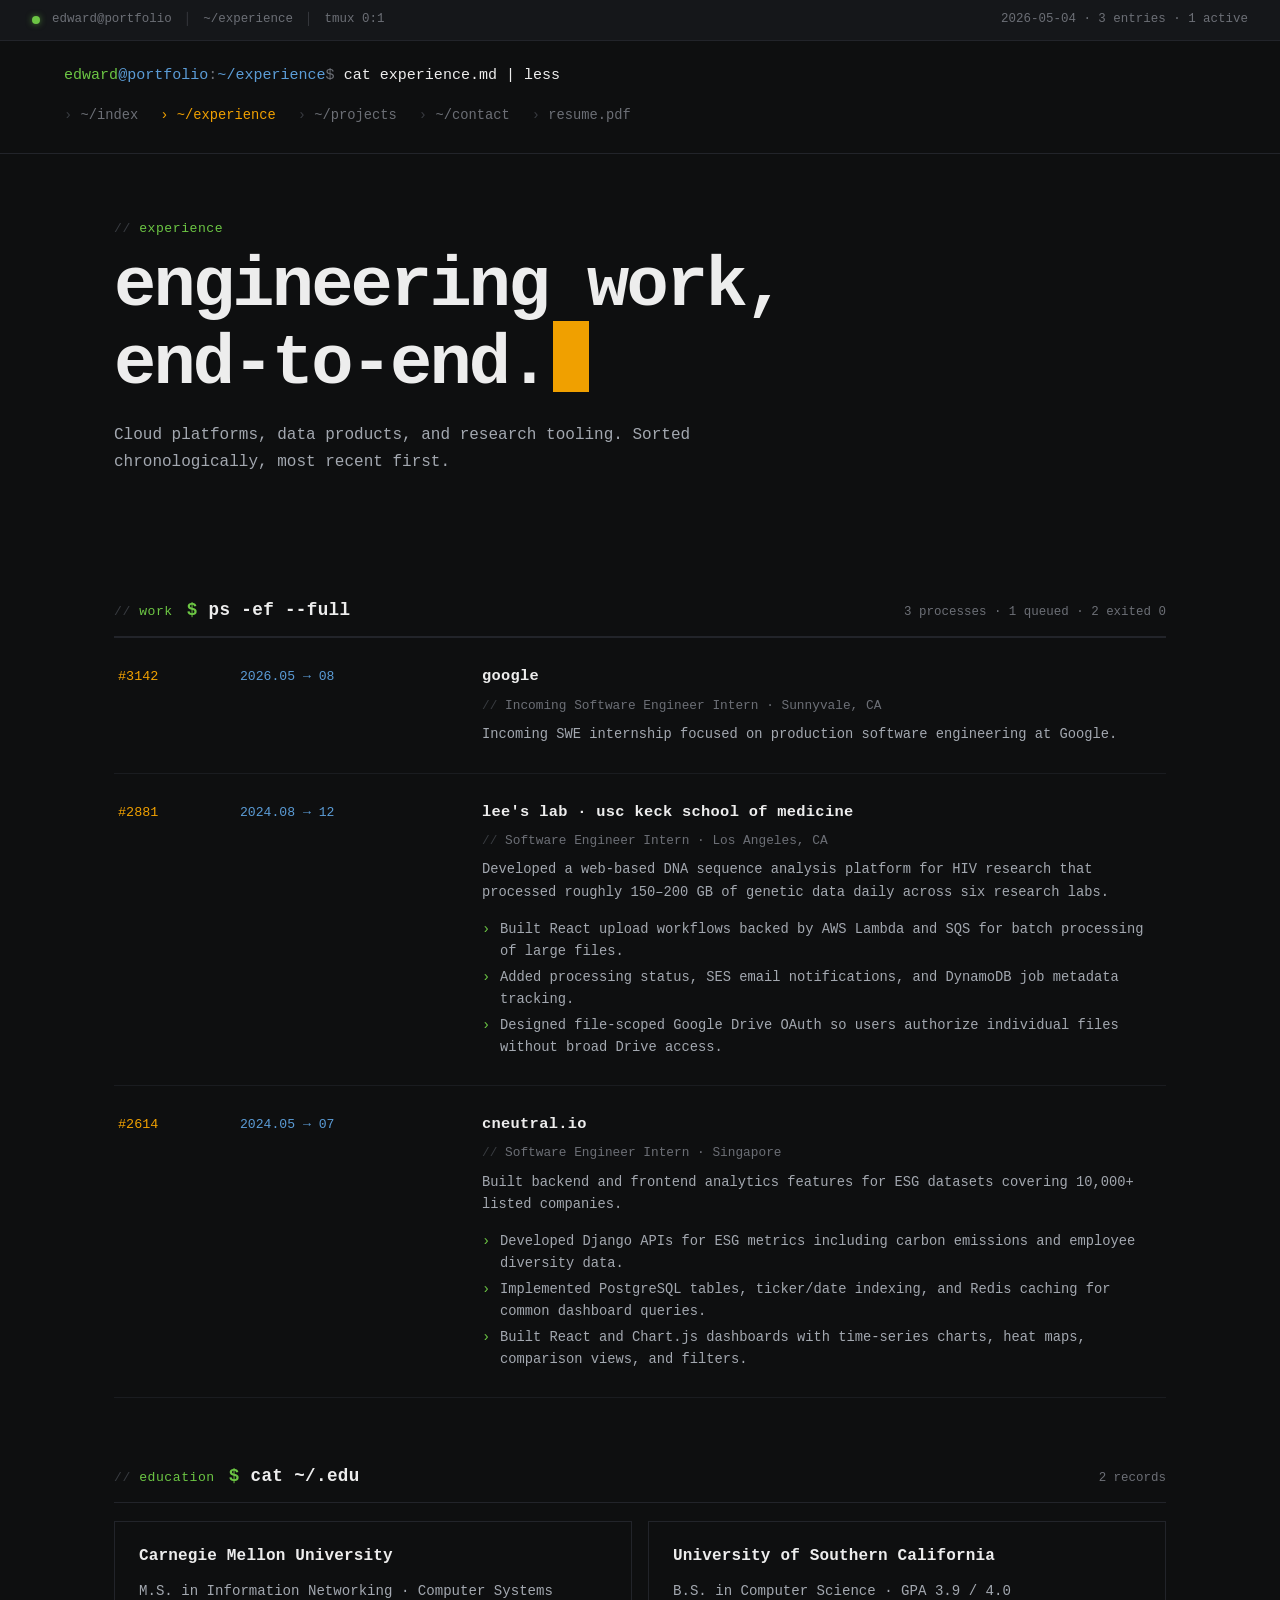
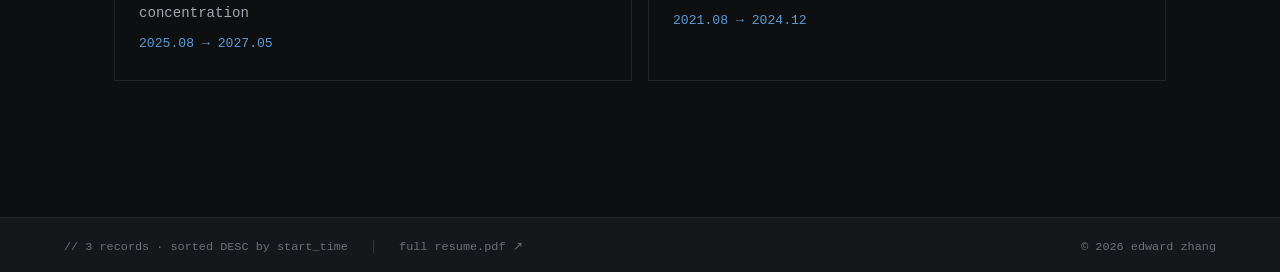
<file: experience.html>
<!doctype html>
<html lang="en">
  <head>
    <meta charset="utf-8">
    <meta name="viewport" content="width=device-width, initial-scale=1">
    <meta
      name="description"
      content="Edward Zhang's software engineering experience and education."
    >
    <title>edward@portfolio:~/experience$</title>
    <link rel="stylesheet" href="styles.css">
  </head>
  <body>
    <div class="topbar">
      <span class="dot"></span>
      <span>edward@portfolio</span>
      <span class="sep">│</span>
      <span>~/experience</span>
      <span class="sep hide-sm">│</span>
      <span class="hide-sm">tmux 0:1</span>
      <span class="right">2026-05-04 · 3 entries · 1 active</span>
    </div>

    <header class="site-header">
      <div class="prompt">
        <span class="u">edward</span><span class="p">@portfolio</span>:<span class="p">~/experience</span>$ <span class="c">cat experience.md | less</span>
      </div>
      <nav class="nav-links" aria-label="Primary navigation">
        <a href="index.html">~/index</a>
        <a class="active" href="experience.html">~/experience</a>
        <a href="projects.html">~/projects</a>
        <a href="contact.html">~/contact</a>
        <a href="assets/Edward_Zhang_Resume.pdf" target="_blank" rel="noreferrer">resume.pdf</a>
      </nav>
    </header>

    <main>
      <section class="page-title">
        <p class="eyebrow">experience</p>
        <h1>engineering work, end&#8209;to&#8209;end.<span class="cursor"></span></h1>
        <p>
          Cloud platforms, data products, and research tooling. Sorted chronologically,
          most recent first.
        </p>
      </section>

      <section class="section-block">
        <div class="section-heading">
          <p class="eyebrow">work</p>
          <h2>ps -ef --full</h2>
          <span class="meta-r">3 processes · 1 queued · 2 exited 0</span>
        </div>
        <div class="timeline detailed">
          <article class="timeline-item">
            <p class="pid">3142</p>
            <p class="time">2026.05 → 08</p>
            <div>
              <h2>google</h2>
              <p class="role">Incoming Software Engineer Intern · Sunnyvale, CA</p>
              <p>Incoming SWE internship focused on production software engineering at Google.</p>
            </div>
          </article>

          <article class="timeline-item">
            <p class="pid">2881</p>
            <p class="time">2024.08 → 12</p>
            <div>
              <h2>lee's lab · usc keck school of medicine</h2>
              <p class="role">Software Engineer Intern · Los Angeles, CA</p>
              <p>
                Developed a web-based DNA sequence analysis platform for HIV research that
                processed roughly 150–200&nbsp;GB of genetic data daily across six research labs.
              </p>
              <ul class="clean-list">
                <li>Built React upload workflows backed by AWS Lambda and SQS for batch processing of large files.</li>
                <li>Added processing status, SES email notifications, and DynamoDB job metadata tracking.</li>
                <li>Designed file-scoped Google Drive OAuth so users authorize individual files without broad Drive access.</li>
              </ul>
            </div>
          </article>

          <article class="timeline-item">
            <p class="pid">2614</p>
            <p class="time">2024.05 → 07</p>
            <div>
              <h2>cneutral.io</h2>
              <p class="role">Software Engineer Intern · Singapore</p>
              <p>
                Built backend and frontend analytics features for ESG datasets covering
                10,000+ listed companies.
              </p>
              <ul class="clean-list">
                <li>Developed Django APIs for ESG metrics including carbon emissions and employee diversity data.</li>
                <li>Implemented PostgreSQL tables, ticker/date indexing, and Redis caching for common dashboard queries.</li>
                <li>Built React and Chart.js dashboards with time-series charts, heat maps, comparison views, and filters.</li>
              </ul>
            </div>
          </article>
        </div>
      </section>

      <section class="section-block">
        <div class="section-heading">
          <p class="eyebrow">education</p>
          <h2>cat ~/.edu</h2>
          <span class="meta-r">2 records</span>
        </div>
        <div class="info-grid">
          <article class="info-card">
            <h3>Carnegie Mellon University</h3>
            <p>M.S. in Information Networking · Computer Systems concentration</p>
            <p class="time">2025.08 → 2027.05</p>
          </article>
          <article class="info-card">
            <h3>University of Southern California</h3>
            <p>B.S. in Computer Science · GPA 3.9 / 4.0</p>
            <p class="time">2021.08 → 2024.12</p>
          </article>
        </div>
      </section>
    </main>

    <footer class="site-footer">
      <span>// 3 records · sorted DESC by start_time</span>
      <span class="sep">│</span>
      <span><a href="assets/Edward_Zhang_Resume.pdf" target="_blank" rel="noreferrer">full resume.pdf ↗</a></span>
      <span class="right">© 2026 edward zhang</span>
    </footer>
  </body>
</html>
</file>
<file: styles.css>
/* =====================================================================
   Edward Zhang · Systems Terminal
   ===================================================================== */

:root {
  color-scheme: dark;
  --bg: #0e0f10;
  --bg-2: #15171a;
  --bg-3: #1a1c20;
  --line: #22242a;
  --line-2: #2a2d33;
  --ink: #ededed;
  --text: #d6d3cd;
  --muted: #a3a8b0;
  --dim: #6c6f76;
  --dim-2: #383b40;
  --amber: #f0a000;
  --green: #6cc644;
  --blue: #5b9cd6;
  --red: #ff6b6b;

  --mono: "JetBrains Mono", "SF Mono", ui-monospace, Menlo, Consolas, monospace;
}

* { box-sizing: border-box; }

html { scroll-behavior: smooth; }

body {
  margin: 0;
  background: var(--bg);
  color: var(--text);
  font-family: var(--mono);
  font-size: 14px;
  line-height: 1.6;
  -webkit-font-smoothing: antialiased;
  font-feature-settings: "tnum";
}

/* selection */
::selection { background: var(--amber); color: var(--bg); }

a { color: inherit; text-decoration: none; }

/* =====================================================================
   Top status bar
   ===================================================================== */
.topbar {
  display: flex;
  align-items: center;
  gap: 12px;
  padding: 10px 32px;
  background: var(--bg-2);
  border-bottom: 1px solid var(--line);
  font-size: 0.78rem;
  color: var(--dim);
}
.topbar .dot {
  display: inline-block; width: 8px; height: 8px; border-radius: 50%;
  background: var(--green); box-shadow: 0 0 6px rgba(108,198,68,0.6);
}
.topbar .sep { color: var(--dim-2); }
.topbar .right { margin-left: auto; }

@media (max-width: 720px) {
  .topbar { padding: 8px 18px; gap: 8px; flex-wrap: wrap; font-size: 0.72rem; }
  .topbar .right { width: 100%; margin-left: 0; }
  .topbar .hide-sm { display: none; }
}

/* =====================================================================
   Header (prompt + nav)
   ===================================================================== */
.site-header {
  padding: 22px 64px 26px;
  border-bottom: 1px solid var(--line);
  background: var(--bg);
  position: sticky;
  top: 0;
  z-index: 10;
  backdrop-filter: blur(8px);
}
.prompt {
  font-size: 0.94rem;
  color: var(--dim);
}
.prompt .u { color: var(--green); }
.prompt .p { color: var(--blue); }
.prompt .c { color: var(--ink); }
.prompt .cmd { color: var(--ink); }

.nav-links {
  display: flex;
  flex-wrap: wrap;
  gap: 22px;
  margin-top: 18px;
  font-size: 0.86rem;
}
.nav-links a {
  color: var(--dim);
  transition: color 0.1s;
}
.nav-links a::before { content: "› "; color: var(--dim-2); }
.nav-links a:hover { color: var(--ink); }
.nav-links a:hover::before { color: var(--amber); }
.nav-links a.active { color: var(--amber); }
.nav-links a.active::before { color: var(--amber); }

@media (max-width: 720px) {
  .site-header { padding: 18px 20px 22px; }
  .prompt { font-size: 0.84rem; }
  .nav-links { gap: 14px; margin-top: 14px; font-size: 0.8rem; }
}

/* =====================================================================
   Main container
   ===================================================================== */
main {
  width: min(1180px, 100%);
  margin: 0 auto;
  padding: 56px 64px 88px;
}

@media (max-width: 720px) {
  main { padding: 36px 20px 56px; }
}

/* =====================================================================
   Page intros
   ===================================================================== */
.eyebrow {
  margin: 0 0 12px;
  color: var(--green);
  font-size: 0.82rem;
  letter-spacing: 0.04em;
}
.eyebrow::before { content: "// "; color: var(--dim-2); }

h1, h2, h3, h4, p { margin-top: 0; }

h1 {
  font-family: var(--mono);
  font-size: clamp(2.4rem, 6vw, 4.4rem);
  font-weight: 700;
  letter-spacing: -0.04em;
  line-height: 1;
  color: var(--ink);
  margin: 0 0 22px;
}
.intro h1 .cursor,
.page-title h1 .cursor {
  display: inline-block;
  width: 0.5em; height: 1em;
  background: var(--amber);
  margin-left: 0.08em;
  vertical-align: -0.12em;
  animation: blink 1.1s steps(2) infinite;
}
@keyframes blink { 50% { opacity: 0; } }

h2 {
  font-size: 1.1rem;
  font-weight: 700;
  letter-spacing: 0.02em;
  color: var(--ink);
  margin: 0;
}

h3 {
  font-size: 1rem;
  font-weight: 600;
  color: var(--ink);
  letter-spacing: 0.01em;
  margin: 0 0 8px;
}

.intro,
.page-title {
  padding: 8px 0 28px;
}

.intro-lede,
.page-title p:not(.eyebrow) {
  max-width: 720px;
  margin: 0 0 28px;
  font-size: 1rem;
  line-height: 1.7;
  color: var(--muted);
}
.intro-lede .k { color: var(--amber); }
.intro-lede .s { color: var(--green); }

/* =====================================================================
   Buttons (terminal style)
   ===================================================================== */
.link-row { display: flex; flex-wrap: wrap; gap: 0; }

.button {
  display: inline-flex;
  align-items: center;
  padding: 9px 18px;
  border: 1px solid var(--line-2);
  background: transparent;
  color: var(--text);
  font-family: var(--mono);
  font-size: 0.82rem;
  letter-spacing: 0.02em;
  margin-right: -1px;
  transition: background 0.1s, color 0.1s, border-color 0.1s;
}
.button::before { content: "[ "; color: var(--dim); }
.button::after { content: " ]"; color: var(--dim); }
.button:hover {
  background: var(--bg-2);
  color: var(--ink);
  z-index: 1;
}
.button.primary {
  background: var(--amber);
  color: var(--bg);
  border-color: var(--amber);
  font-weight: 600;
}
.button.primary::before,
.button.primary::after { color: rgba(14,15,16,0.6); }
.button.primary:hover { background: #ffb929; }

@media (max-width: 720px) {
  .link-row { flex-direction: column; }
  .button { margin-right: 0; margin-bottom: -1px; justify-content: center; }
}

/* =====================================================================
   Section blocks
   ===================================================================== */
.section-block { margin-top: 64px; }

.section-heading {
  display: flex;
  align-items: baseline;
  gap: 14px;
  padding-bottom: 12px;
  border-bottom: 1px solid var(--line);
  margin-bottom: 0;
}
.section-heading .eyebrow { margin: 0; }
.section-heading h2::before { content: "$ "; color: var(--green); }
.section-heading .meta-r {
  margin-left: auto;
  color: var(--dim);
  font-size: 0.78rem;
}

@media (max-width: 720px) {
  .section-heading { flex-wrap: wrap; }
  .section-heading .meta-r { width: 100%; margin-left: 0; }
}

/* =====================================================================
   ps -ef style timeline (experience on home + experience page)
   ===================================================================== */
.timeline {
  display: block;
  width: 100%;
}

.timeline-item {
  display: grid;
  grid-template-columns: 80px 200px minmax(0, 1fr) 100px;
  gap: 22px;
  padding: 18px 4px;
  border-bottom: 1px solid var(--bg-3);
  align-items: baseline;
}

.timeline-item:first-child { border-top: 1px solid var(--line); }

.timeline-item .pid {
  color: var(--amber);
  font-size: 0.84rem;
}
.timeline-item .pid::before { content: "#"; }

.timeline-item .time {
  color: var(--blue);
  font-size: 0.82rem;
  white-space: nowrap;
  margin: 0;
}

.timeline-item h2,
.timeline-item h3 {
  color: var(--ink);
  font-size: 0.96rem;
  font-weight: 600;
  margin: 0 0 6px;
}
.timeline-item .role {
  color: var(--dim);
  font-size: 0.8rem;
  margin: 0 0 8px;
  font-weight: 400;
}
.timeline-item .role::before { content: "// "; color: var(--dim-2); }
.timeline-item p {
  color: var(--muted);
  font-size: 0.86rem;
  line-height: 1.65;
  margin: 0;
}
.timeline-item .stat {
  text-align: right;
  font-size: 0.74rem;
  color: var(--dim);
  white-space: nowrap;
}
.timeline-item .stat::before {
  content: "● ";
  color: var(--dim);
}
.timeline-item .stat.live::before { color: var(--amber); }
.timeline-item .stat.live { color: var(--amber); }
.timeline-item .stat.done::before { color: var(--dim); }

.timeline-item .clean-list {
  margin: 14px 0 0;
}

.timeline.detailed .timeline-item {
  grid-template-columns: 100px 220px minmax(0, 1fr);
  padding: 26px 4px;
}
.timeline.detailed .timeline-item .stat { display: none; }

@media (max-width: 980px) {
  .timeline-item,
  .timeline.detailed .timeline-item {
    grid-template-columns: 1fr;
    gap: 4px;
    padding: 18px 4px;
  }
  .timeline-item .pid { font-size: 0.78rem; }
  .timeline-item .stat { text-align: left; margin-top: 4px; }
}

/* =====================================================================
   Clean list (terminal bullets)
   ===================================================================== */
.clean-list {
  list-style: none;
  padding: 0;
  margin: 12px 0 0;
  display: grid;
  gap: 4px;
}
.clean-list li {
  position: relative;
  padding-left: 18px;
  font-size: 0.86rem;
  color: var(--muted);
  line-height: 1.6;
}
.clean-list li::before {
  content: "›";
  position: absolute;
  left: 0;
  color: var(--green);
}

/* =====================================================================
   ls -la style summary grid (home)
   ===================================================================== */
.summary-grid {
  display: grid;
  grid-template-columns: 1fr;
  border-top: 1px solid var(--line);
}
.summary-card {
  display: grid;
  grid-template-columns: 110px 100px 100px minmax(0, 1fr) 200px;
  gap: 22px;
  padding: 14px 8px;
  border-bottom: 1px solid var(--bg-3);
  align-items: baseline;
  color: var(--text);
}
.summary-card:hover { background: var(--bg-2); }
.summary-card .perm { color: var(--dim); font-size: 0.82rem; }
.summary-card .sz { color: var(--amber); font-size: 0.82rem; }
.summary-card .dt { color: var(--blue); font-size: 0.82rem; }
.summary-card .nm {
  color: var(--ink);
  font-weight: 600;
  font-size: 0.92rem;
}
.summary-card .nm::before { content: "./"; color: var(--dim); font-weight: 400; }
.summary-card .tag {
  color: var(--green);
  font-size: 0.78rem;
}

@media (max-width: 980px) {
  .summary-card {
    grid-template-columns: 1fr;
    gap: 4px;
    padding: 14px 8px;
  }
}

/* =====================================================================
   Project cards (cat-style)
   ===================================================================== */
.project-grid {
  display: grid;
  gap: 16px;
  grid-template-columns: repeat(2, minmax(0, 1fr));
  margin-top: 18px;
}

.project-card,
.feature-card {
  background: var(--bg);
  border: 1px solid var(--line);
  padding: 22px 24px;
  position: relative;
}
.project-card::before,
.feature-card::before {
  content: "// " attr(data-ident);
  position: absolute;
  top: -1px;
  left: 16px;
  background: var(--bg);
  padding: 0 10px;
  font-size: 0.72rem;
  color: var(--amber);
  letter-spacing: 0.06em;
  transform: translateY(-50%);
}

.feature-card { border-color: var(--amber); }
.feature-card::before { color: var(--amber); }

.project-meta {
  color: var(--dim);
  font-size: 0.78rem;
  margin: 4px 0 14px;
}
.project-meta::before { content: "$ tags ::: "; color: var(--green); }

.project-card h3,
.feature-card h3 {
  font-size: 1rem;
  margin: 0 0 10px;
}

.project-card p,
.feature-card p {
  color: var(--muted);
  font-size: 0.86rem;
  line-height: 1.65;
  margin: 0;
}

.project-card.full-width { grid-column: 1 / -1; }
.visual-card { grid-column: 1 / -1; }
.visual-card figure {
  margin: 18px 0 0;
  padding: 14px;
  border: 1px solid var(--line);
  background: var(--bg-2);
}
.visual-card img {
  display: block;
  width: 100%;
  height: auto;
}
.visual-card figcaption {
  margin-top: 10px;
  color: var(--dim);
  font-size: 0.76rem;
}

@media (max-width: 980px) {
  .project-grid { grid-template-columns: 1fr; }
}

/* =====================================================================
   Education / info grid
   ===================================================================== */
.info-grid {
  display: grid;
  grid-template-columns: repeat(2, minmax(0, 1fr));
  gap: 16px;
  margin-top: 18px;
}
.info-card {
  background: var(--bg);
  border: 1px solid var(--line);
  padding: 22px 24px;
}
.info-card h3 {
  margin-bottom: 10px;
}
.info-card p {
  color: var(--muted);
  font-size: 0.88rem;
  margin: 0 0 4px;
}
.info-card .time {
  color: var(--blue);
  font-size: 0.82rem;
  margin-top: 8px;
}

@media (max-width: 720px) {
  .info-grid { grid-template-columns: 1fr; }
}

/* =====================================================================
   Contact panel (curl-style)
   ===================================================================== */
.contact-panel {
  display: grid;
  border-top: 1px solid var(--line);
  margin-top: 6px;
}
.contact-panel a {
  display: grid;
  grid-template-columns: 90px 160px minmax(0, 1fr) 28px;
  gap: 22px;
  align-items: baseline;
  padding: 16px 8px;
  border-bottom: 1px solid var(--bg-3);
}
.contact-panel a:hover {
  background: var(--bg-2);
}
.contact-panel a:hover strong { color: var(--amber); }
.contact-panel a > span:first-child {
  color: var(--dim);
  font-size: 0.78rem;
  letter-spacing: 0.04em;
}
.contact-panel a > span:first-child::before { content: "$ "; color: var(--green); }
.contact-panel a strong {
  color: var(--ink);
  font-weight: 600;
  font-size: 0.92rem;
  overflow-wrap: anywhere;
}
.contact-panel a .arrow {
  color: var(--dim);
  text-align: right;
  font-size: 0.92rem;
}
.contact-panel a:hover .arrow { color: var(--amber); }
.contact-panel a .proto {
  color: var(--blue);
  font-size: 0.78rem;
}

@media (max-width: 720px) {
  .contact-panel a {
    grid-template-columns: 1fr;
    gap: 4px;
    padding: 14px 8px;
  }
  .contact-panel a .arrow { display: none; }
}

/* =====================================================================
   Footer
   ===================================================================== */
.site-footer {
  border-top: 1px solid var(--line);
  margin-top: 48px;
  padding: 20px 64px;
  font-size: 0.74rem;
  color: var(--dim);
  display: flex;
  gap: 22px;
  flex-wrap: wrap;
  background: var(--bg-2);
}
.site-footer .sep { color: var(--dim-2); }
.site-footer a { color: var(--dim); }
.site-footer a:hover { color: var(--amber); }
.site-footer .right { margin-left: auto; }

@media (max-width: 720px) {
  .site-footer { padding: 16px 20px; }
  .site-footer .right { margin-left: 0; width: 100%; }
}

/* =====================================================================
   Misc
   ===================================================================== */
.media-card { display: none; }
</file>
